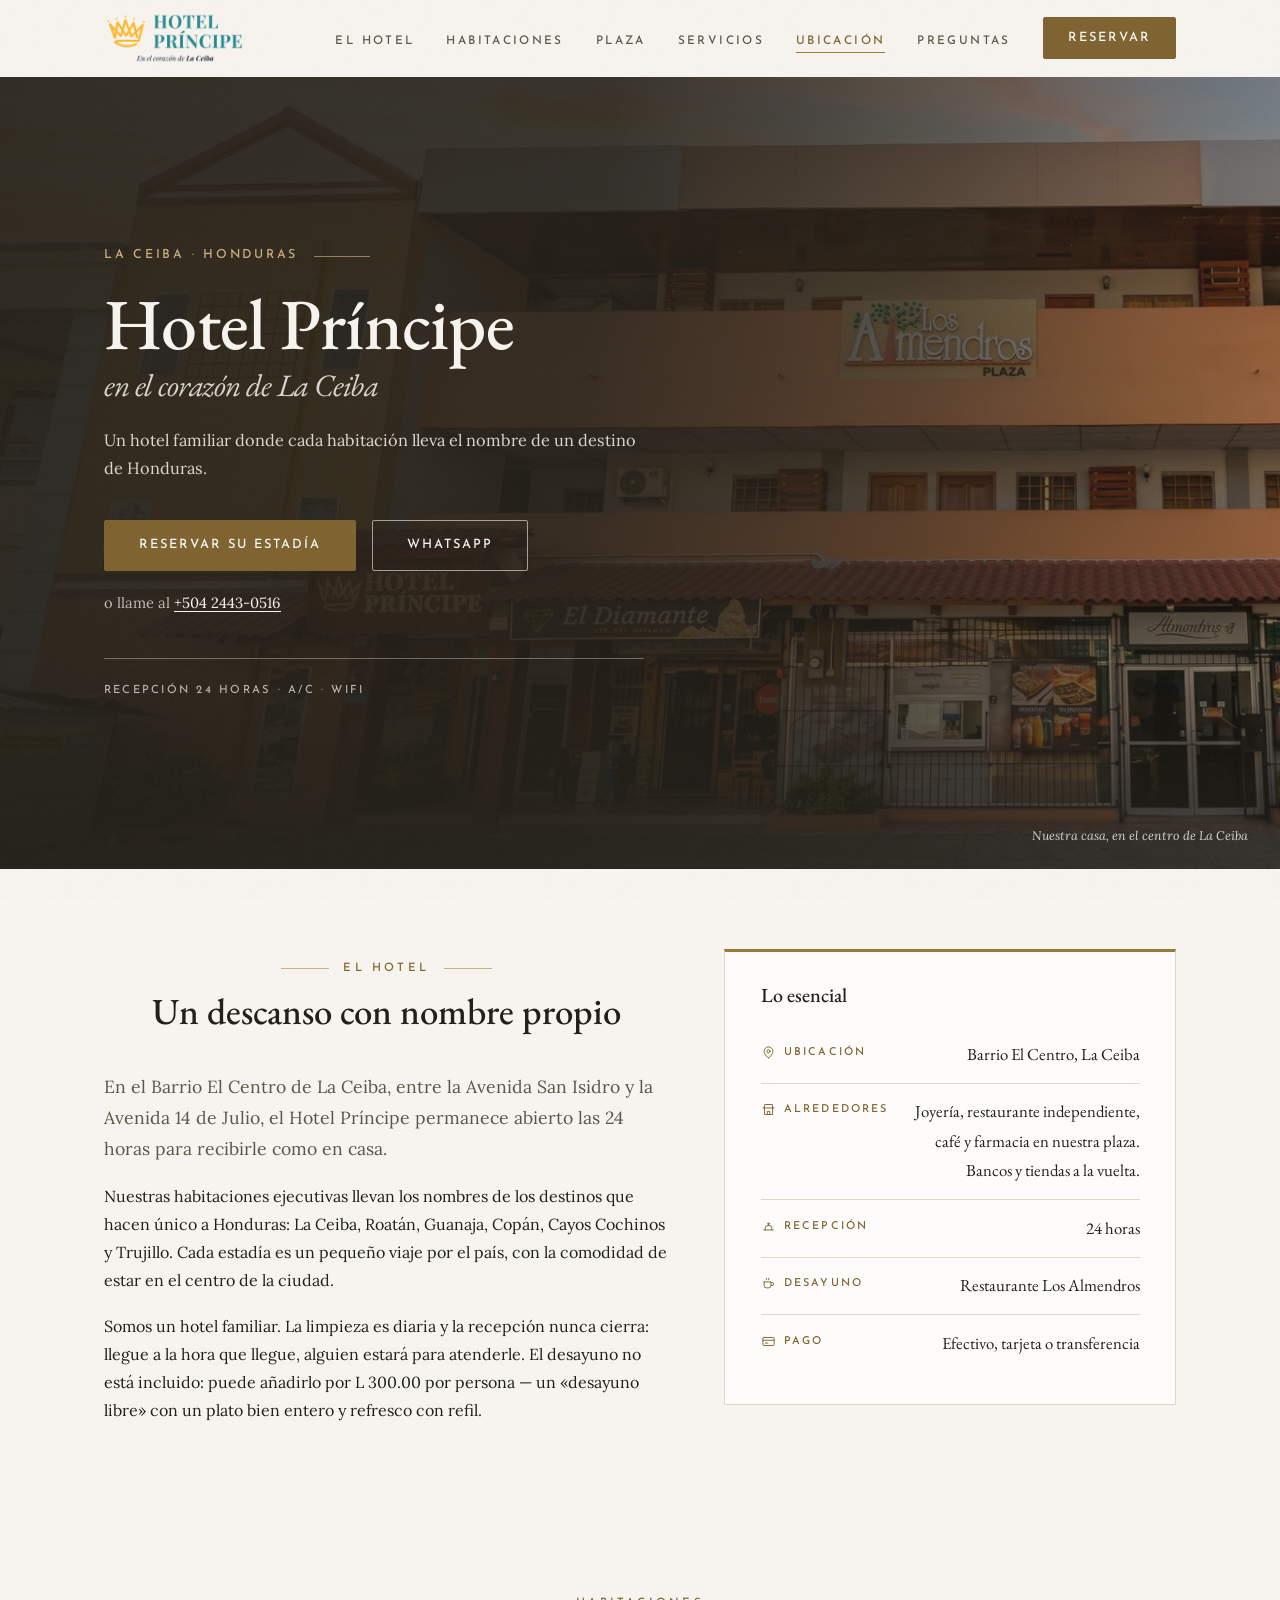
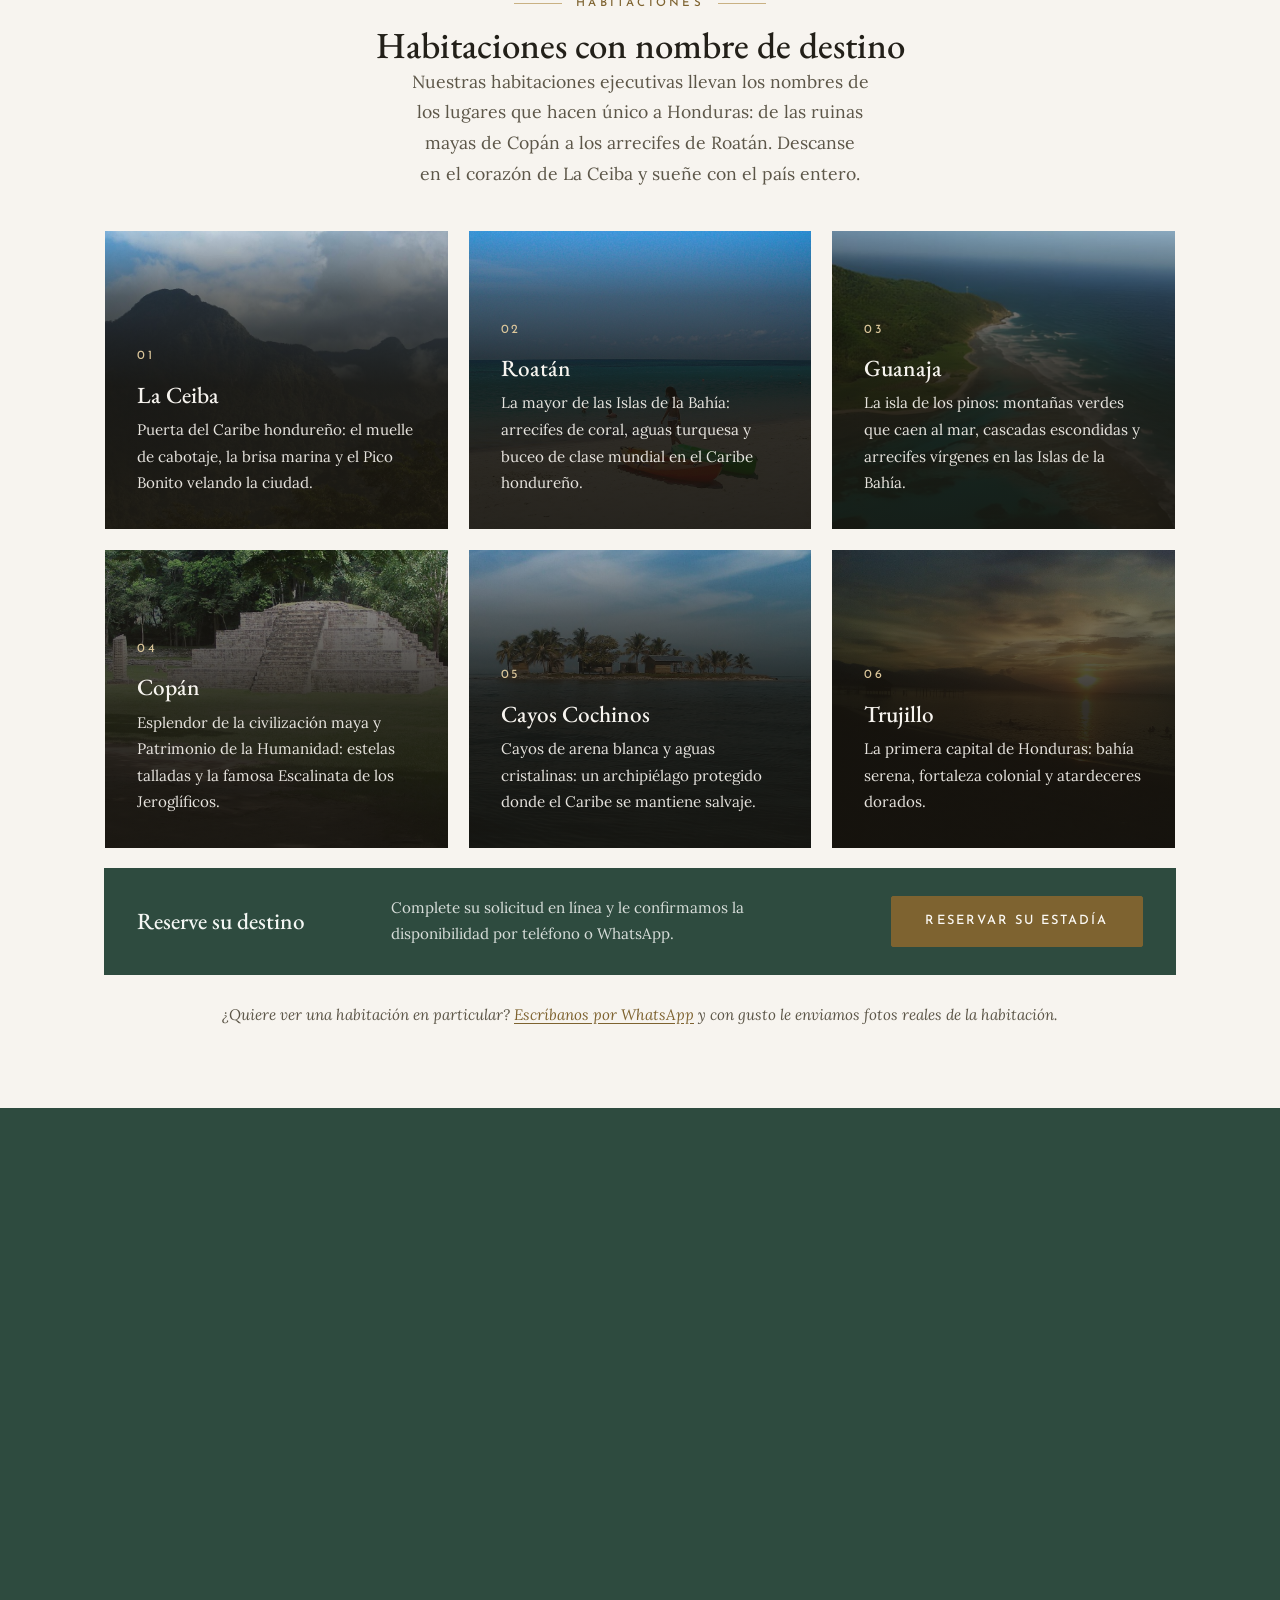
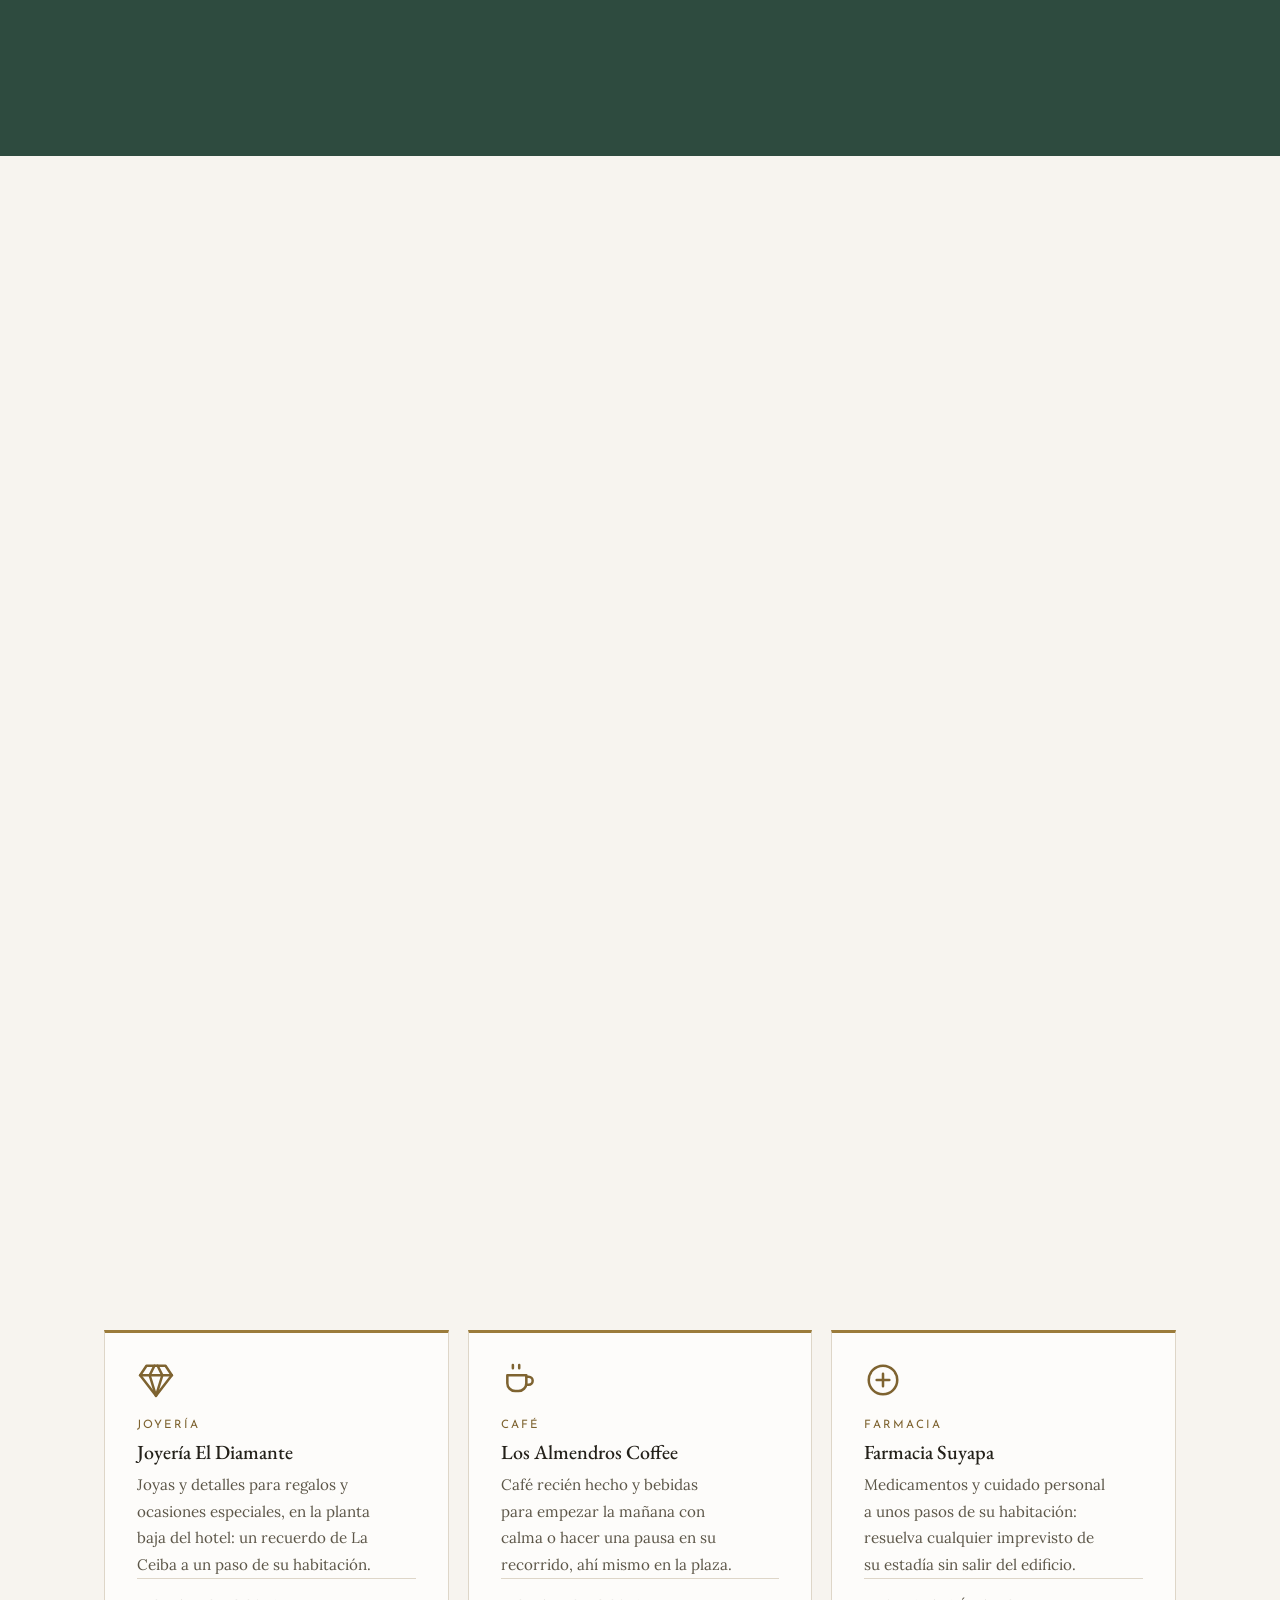
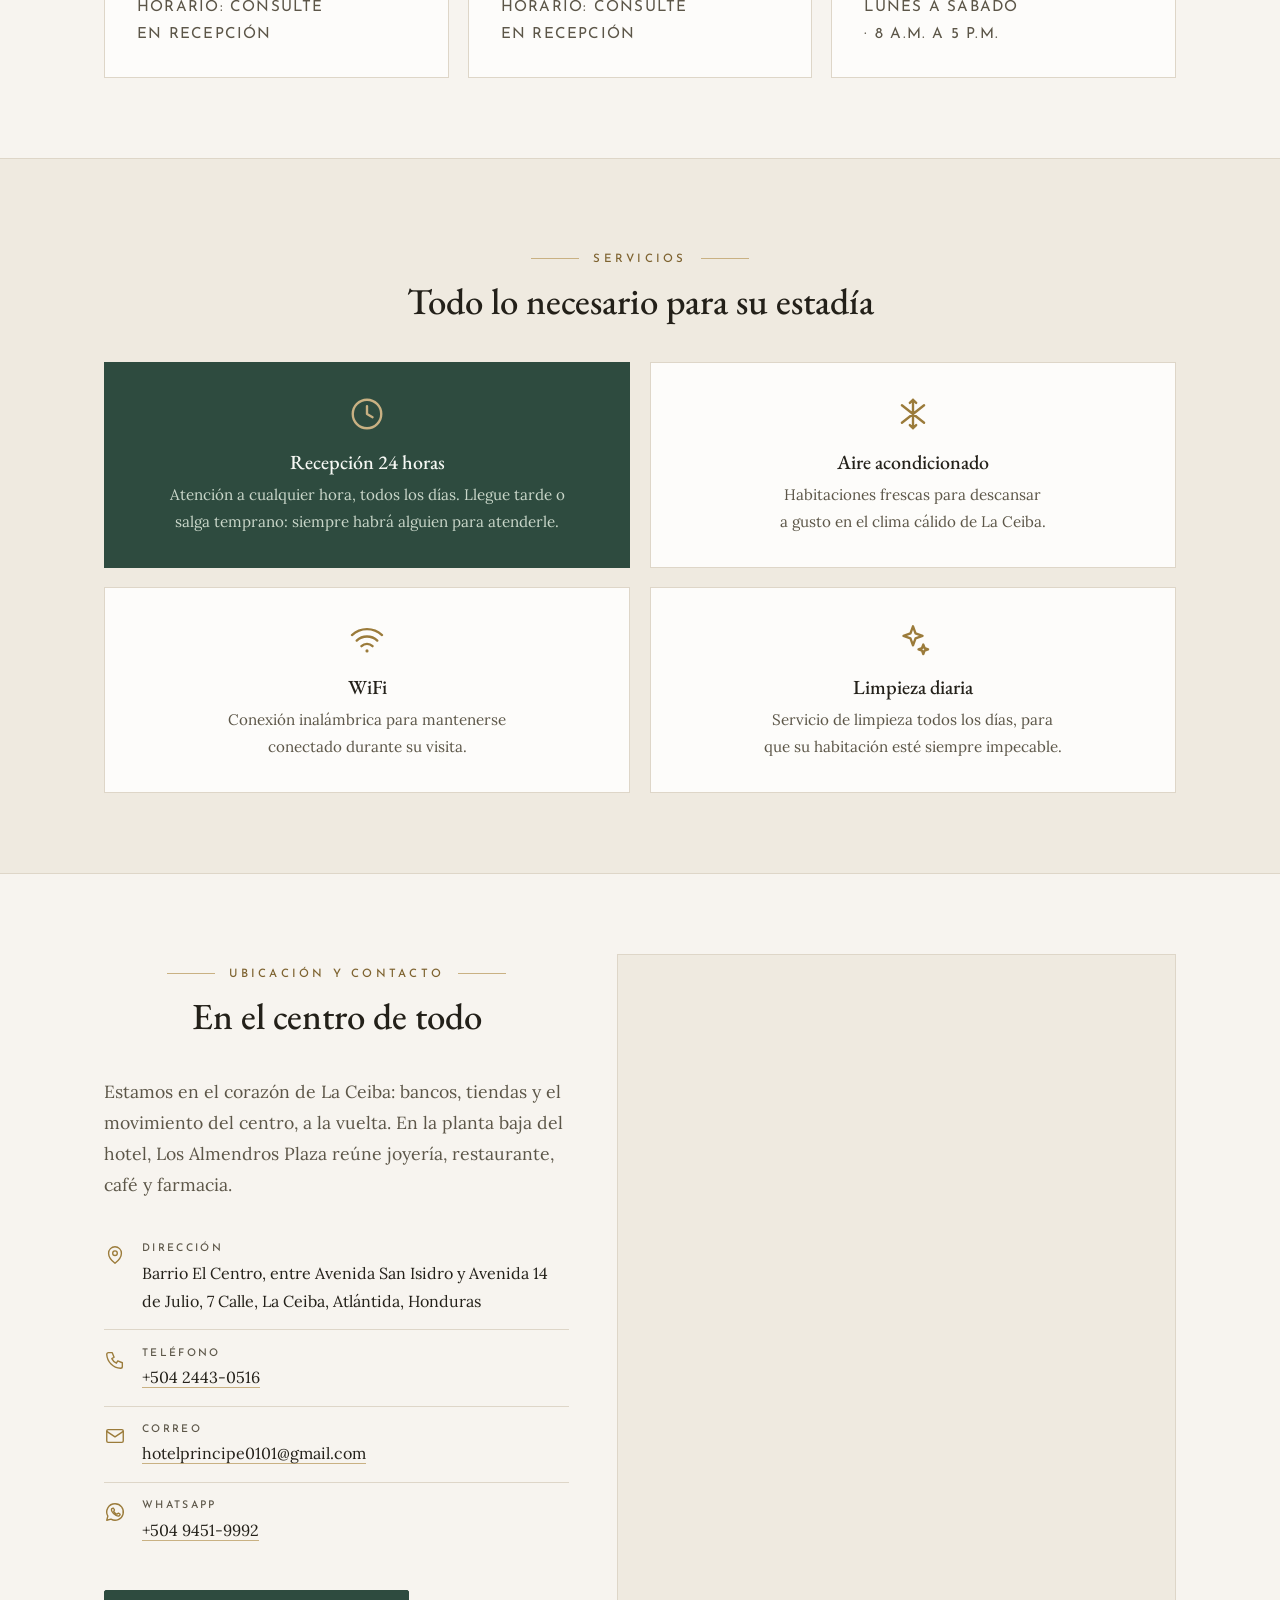
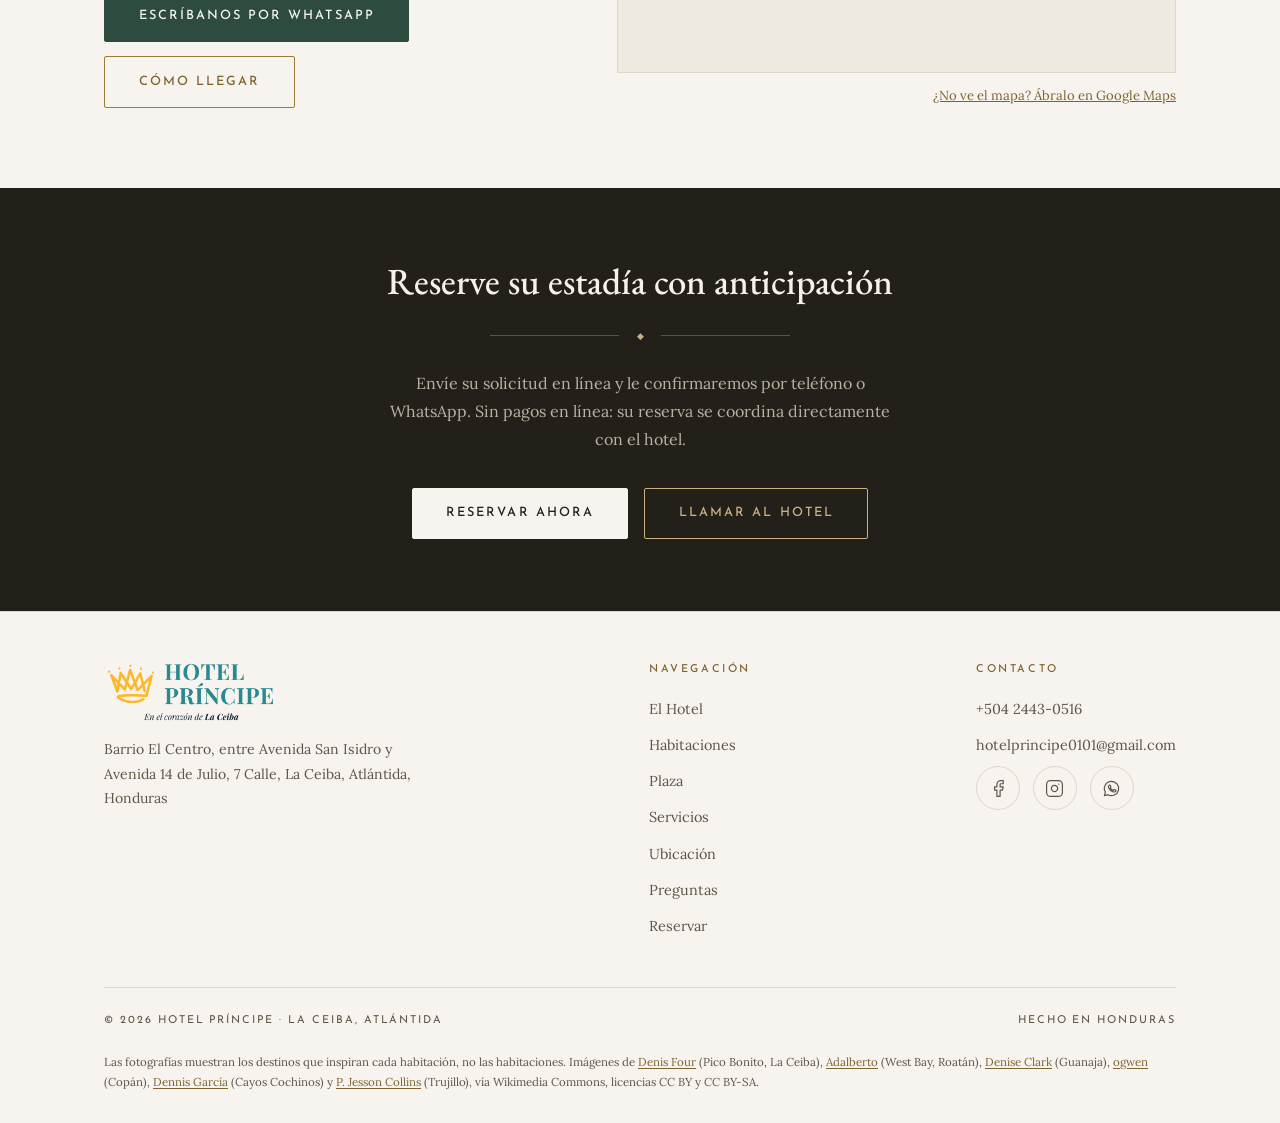
<file: index.html>
<!DOCTYPE html>
<html lang="es-HN">
<head>
  <meta charset="UTF-8">
  <meta name="viewport" content="width=device-width, initial-scale=1.0">
  <meta name="theme-color" content="#F7F4EF">
  <title>Hotel Príncipe — La Ceiba, Atlántida | Reservas en línea</title>
  <meta name="description" content="Hotel familiar en el centro de La Ceiba, Atlántida. Habitaciones con nombres de destinos de Honduras y recepción 24 horas. Solicite su estadía en línea.">
  <link rel="canonical" href="https://hotelprincipelcb.com/">
  <meta name="robots" content="index, follow">
  <meta property="og:type" content="website">
  <meta property="og:site_name" content="Hotel Príncipe">
  <meta property="og:title" content="Hotel Príncipe — La Ceiba, Atlántida">
  <meta property="og:description" content="Hospitalidad hondureña en el corazón de La Ceiba. Reserve su estadía en línea: le confirmamos por teléfono o WhatsApp.">
  <meta property="og:url" content="https://hotelprincipelcb.com/">
  <meta property="og:image" content="https://hotelprincipelcb.com/assets/images/fachada-og.jpg">
  <meta property="og:image:width" content="1200">
  <meta property="og:image:height" content="630">
  <meta property="og:image:alt" content="Fachada del Hotel Príncipe en el corazón de La Ceiba, Atlántida">
  <meta property="og:locale" content="es_HN">
  <meta name="twitter:card" content="summary_large_image">
  <meta name="twitter:title" content="Hotel Príncipe — La Ceiba, Atlántida">
  <meta name="twitter:description" content="Hospitalidad hondureña en el corazón de La Ceiba. Reserve su estadía en línea: le confirmamos por teléfono o WhatsApp.">
  <meta name="twitter:image" content="https://hotelprincipelcb.com/assets/images/fachada-og.jpg">
  <link rel="icon" type="image/png" sizes="512x512" href="/assets/images/crown-favicon.png">
  <link rel="icon" type="image/png" sizes="32x32" href="/assets/images/favicon-32.png">
  <link rel="apple-touch-icon" href="/assets/images/apple-touch-icon.png">
  <link rel="manifest" href="/manifest.webmanifest">
  <link rel="preconnect" href="https://fonts.googleapis.com">
  <link rel="preconnect" href="https://fonts.gstatic.com" crossorigin>
  <link href="https://fonts.googleapis.com/css2?family=EB+Garamond:wght@400;500;600&family=Josefin+Sans:wght@400;500&family=Lora:ital,wght@0,400;0,500;1,400&display=swap" rel="stylesheet">
  <link rel="stylesheet" href="/css/style.css?v=20261121c">
  <script type="application/ld+json">
  {
    "@context": "https://schema.org",
    "@type": "Hotel",
    "name": "Hotel Príncipe",
    "url": "https://hotelprincipelcb.com/",
    "telephone": "+50424430516",
    "email": "hotelprincipe0101@gmail.com",
    "checkinTime": "15:00",
    "checkoutTime": "11:00",
    "address": {
      "@type": "PostalAddress",
      "streetAddress": "Barrio El Centro, entre Avenida San Isidro y Avenida 14 de Julio, 7 Calle",
      "addressLocality": "La Ceiba",
      "addressRegion": "Atlántida",
      "addressCountry": "HN"
    },
    "amenityFeature": [
      {"@type": "LocationFeatureSpecification", "name": "Aire acondicionado", "value": true},
      {"@type": "LocationFeatureSpecification", "name": "WiFi", "value": true},
      {"@type": "LocationFeatureSpecification", "name": "Recepción 24 horas", "value": true},
      {"@type": "LocationFeatureSpecification", "name": "Limpieza diaria", "value": true}
    ],
    "openingHoursSpecification": [{
      "@type": "OpeningHoursSpecification",
      "dayOfWeek": ["Monday", "Tuesday", "Wednesday", "Thursday", "Friday", "Saturday", "Sunday"],
      "opens": "00:00", "closes": "23:59"
    }],
    "geo": {"@type": "GeoCoordinates", "latitude": 15.7829, "longitude": -86.7918},
    "sameAs": ["https://www.facebook.com/hotelprincipelcb", "https://www.instagram.com/hotelprincipelcb/"],
    "image": "https://hotelprincipelcb.com/assets/images/fachada-og.jpg",
    "description": "Hotel familiar en el corazón de La Ceiba, Atlántida. Habitaciones ejecutivas con nombres de destinos de Honduras y recepción 24 horas. El desayuno no está incluido: puede añadirlo por L 300.00 por persona (un plato bien entero y refresco con refil).",
    "paymentAccepted": "Efectivo, Tarjeta, Transferencia"
  }
  </script>
</head>
<body>
  <a class="skip-link" href="#contenido">Ir al contenido</a>

  <header class="nav" id="nav">
    <div class="wrap nav-inner">
      <a class="nav-logo" href="/" aria-label="Hotel Príncipe — inicio">
        <img src="/assets/images/logo-hotel-principe.png" alt="Hotel Príncipe" width="141" height="52">
      </a>
      <button class="nav-toggle" id="navToggle" aria-label="Abrir menú" aria-expanded="false">
        <span></span><span></span><span></span>
      </button>
      <ul class="nav-links" id="navLinks">
        <li><a href="/#hotel">El Hotel</a></li>
        <li><a href="/#habitaciones">Habitaciones</a></li>
        <li><a href="/#plaza">Plaza</a></li>
        <li><a href="/#servicios">Servicios</a></li>
        <li><a href="/#ubicacion">Ubicación</a></li>
        <li><a href="/preguntas">Preguntas</a></li>
        <li><a class="btn btn-gold" href="/reservar">Reservar</a></li>
      </ul>
    </div>
  </header>

  <main id="contenido">

    <!-- Hero -->
    <section class="hero">
      <img class="hero-bg" src="/assets/images/hero-plaza-mejorada.jpg" alt="Fachada de Los Almendros Plaza al atardecer, con el Hotel Príncipe en los pisos superiores, en el centro de La Ceiba" width="1920" height="815" fetchpriority="high">
      <div class="hero-overlay" aria-hidden="true"></div>
      <div class="wrap hero-wrap">
        <div class="hero-inner">
          <p class="hero-eyebrow">La Ceiba · Honduras</p>
          <h1 class="hero-title">Hotel Príncipe <span class="hero-place">en el corazón de La Ceiba</span></h1>
          <p class="hero-sub">Un hotel familiar donde cada habitación lleva el nombre de un destino de Honduras.</p>
          <div class="hero-actions">
            <a class="btn btn-gold" href="/reservar">Reservar su estadía</a>
            <a class="btn btn-ghost" href="https://wa.me/50494519992?text=Hola%2C%20quisiera%20reservar%20una%20habitaci%C3%B3n%20en%20el%20Hotel%20Pr%C3%ADncipe" target="_blank" rel="noopener noreferrer">WhatsApp</a>
          </div>
          <p class="hero-phone">o llame al <a href="tel:+50424430516">+504 2443-0516</a></p>
          <p class="hero-note">Recepción 24 horas · A/C · WiFi</p>
        </div>
      </div>
      <p class="hero-caption">Nuestra casa, en el centro de La Ceiba</p>
    </section>

    <!-- El Hotel -->
    <section class="section" id="hotel">
      <div class="wrap">
        <div class="hotel-grid">
          <div class="hotel-copy">
            <div class="section-head">
              <span class="label">El Hotel</span>
              <h2>Un descanso con nombre propio</h2>
            </div>
            <p class="lead">En el Barrio El Centro de La Ceiba, entre la Avenida San Isidro y la Avenida 14 de Julio, el Hotel Príncipe permanece abierto las 24 horas para recibirle como en casa.</p>
            <p>Nuestras habitaciones ejecutivas llevan los nombres de los destinos que hacen único a Honduras: La Ceiba, Roatán, Guanaja, Copán, Cayos Cochinos y Trujillo. Cada estadía es un pequeño viaje por el país, con la comodidad de estar en el centro de la ciudad.</p>
            <p>Somos un hotel familiar. La limpieza es diaria y la recepción nunca cierra: llegue a la hora que llegue, alguien estará para atenderle. El desayuno no está incluido: puede añadirlo por L 300.00 por persona — un «desayuno libre» con un plato bien entero y refresco con refil.</p>
          </div>
          <aside class="facts-card" aria-label="Datos del hotel">
            <h3>Lo esencial</h3>
            <dl>
              <div class="fact-row"><dt><svg viewBox="0 0 24 24" fill="none" stroke="currentColor" stroke-width="1.5" stroke-linecap="round" stroke-linejoin="round" aria-hidden="true"><path d="M12 21s-7-5.4-7-11a7 7 0 0 1 14 0c0 5.6-7 11-7 11z"/><circle cx="12" cy="10" r="2.5"/></svg>Ubicación</dt><dd>Barrio El Centro, La Ceiba</dd></div>
              <div class="fact-row"><dt><svg viewBox="0 0 24 24" fill="none" stroke="currentColor" stroke-width="1.5" stroke-linecap="round" stroke-linejoin="round" aria-hidden="true"><path d="M3.5 9.5h17"/><path d="M5 9.5 6 4h12l1 5.5"/><path d="M5.5 9.5V20h13V9.5"/><path d="M10 20v-5h4v5"/></svg>Alrededores</dt><dd>Joyería, restaurante independiente, café y farmacia en nuestra plaza. Bancos y tiendas a la vuelta.</dd></div>
              <div class="fact-row"><dt><svg viewBox="0 0 24 24" fill="none" stroke="currentColor" stroke-width="1.5" stroke-linecap="round" stroke-linejoin="round" aria-hidden="true"><path d="M4.5 17.5h15"/><path d="M6.5 17.5v-2a5.5 5.5 0 0 1 11 0v2"/><path d="M12 10V8.8"/><circle cx="12" cy="7.5" r="1.3"/></svg>Recepción</dt><dd>24 horas</dd></div>
              <div class="fact-row"><dt><svg viewBox="0 0 24 24" fill="none" stroke="currentColor" stroke-width="1.5" stroke-linecap="round" stroke-linejoin="round" aria-hidden="true"><path d="M5 9.5h11v5.5a4 4 0 0 1-4 4H9a4 4 0 0 1-4-4V9.5z"/><path d="M16 10.5h1.8a2.4 2.4 0 0 1 0 4.8H16"/><path d="M8.2 6c0-1 .9-1.2 .9-2.2M11.8 6c0-1 .9-1.2 .9-2.2"/></svg>Desayuno</dt><dd>Restaurante Los Almendros</dd></div>
              <div class="fact-row"><dt><svg viewBox="0 0 24 24" fill="none" stroke="currentColor" stroke-width="1.5" stroke-linecap="round" stroke-linejoin="round" aria-hidden="true"><rect x="3" y="5.5" width="18" height="13" rx="2"/><path d="M3 10h18"/><path d="M7 14.5h4"/></svg>Pago</dt><dd>Efectivo, tarjeta o transferencia</dd></div>
            </dl>
          </aside>
        </div>
      </div>
    </section>

    <!-- Habitaciones -->
    <section class="section" id="habitaciones">
      <div class="wrap">
        <div class="section-head">
          <span class="label">Habitaciones</span>
          <h2>Habitaciones con nombre de destino</h2>
          <p class="lead">Nuestras habitaciones ejecutivas llevan los nombres de los lugares que hacen único a Honduras: de las ruinas mayas de Copán a los arrecifes de Roatán. Descanse en el corazón de La Ceiba y sueñe con el país entero.</p>
        </div>
        <div class="rooms-grid">
          <article class="room-card room-photo dest-ceiba">
            <span class="room-index" aria-hidden="true">01</span>
            <h3>La Ceiba</h3>
            <p>Puerta del Caribe hondureño: el muelle de cabotaje, la brisa marina y el Pico Bonito velando la ciudad.</p>
          </article>
          <article class="room-card room-photo dest-roatan">
            <span class="room-index" aria-hidden="true">02</span>
            <h3>Roatán</h3>
            <p>La mayor de las Islas de la Bahía: arrecifes de coral, aguas turquesa y buceo de clase mundial en el Caribe hondureño.</p>
          </article>
          <article class="room-card room-photo dest-guanaja">
            <span class="room-index" aria-hidden="true">03</span>
            <h3>Guanaja</h3>
            <p>La isla de los pinos: montañas verdes que caen al mar, cascadas escondidas y arrecifes vírgenes en las Islas de la Bahía.</p>
          </article>
          <article class="room-card room-photo dest-copan">
            <span class="room-index" aria-hidden="true">04</span>
            <h3>Copán</h3>
            <p>Esplendor de la civilización maya y Patrimonio de la Humanidad: estelas talladas y la famosa Escalinata de los Jeroglíficos.</p>
          </article>
          <article class="room-card room-photo dest-cayos">
            <span class="room-index" aria-hidden="true">05</span>
            <h3>Cayos Cochinos</h3>
            <p>Cayos de arena blanca y aguas cristalinas: un archipiélago protegido donde el Caribe se mantiene salvaje.</p>
          </article>
          <article class="room-card room-photo dest-trujillo">
            <span class="room-index" aria-hidden="true">06</span>
            <h3>Trujillo</h3>
            <p>La primera capital de Honduras: bahía serena, fortaleza colonial y atardeceres dorados.</p>
          </article>
          <article class="room-card room-cta">
            <h3>Reserve su destino</h3>
            <p>Complete su solicitud en línea y le confirmamos la disponibilidad por teléfono o WhatsApp.</p>
            <a class="btn btn-gold" href="/reservar">Reservar su estadía</a>
          </article>
        </div>
        <p class="rooms-note">¿Quiere ver una habitación en particular? <a href="https://wa.me/50494519992" target="_blank" rel="noopener noreferrer">Escríbanos por WhatsApp</a> y con gusto le enviamos fotos reales de la habitación.</p>
      </div>
    </section>

    <!-- Cómo reservar -->
    <section class="booking-band" id="como-reservar">
      <div class="wrap">
        <div class="section-head">
          <span class="label">Reservas</span>
          <h2>Su estadía, en tres pasos</h2>
          <p class="lead">Un proceso claro y sin pagos en línea: usted envía su solicitud y el hotel le confirma la disponibilidad.</p>
        </div>
        <ol class="booking-steps">
          <li class="booking-step">
            <span class="step-num" aria-hidden="true">01</span>
            <h3>Solicitud en línea</h3>
            <p>Complete el formulario con sus fechas y datos de contacto. Al instante recibe su código de solicitud HP-XXXXXX.</p>
          </li>
          <li class="booking-step">
            <span class="step-num" aria-hidden="true">02</span>
            <h3>Confirmación del hotel</h3>
            <p>Le contactamos por teléfono o WhatsApp para confirmar la disponibilidad y coordinar los detalles de su estadía.</p>
          </li>
          <li class="booking-step">
            <span class="step-num" aria-hidden="true">03</span>
            <h3>Llegada al hotel</h3>
            <p>Presente su código en recepción. Check-in desde las 3:00 p.m., check-out hasta las 11:00 a.m. y recepción abierta las 24 horas.</p>
          </li>
        </ol>
        <div class="steps-actions">
          <a class="btn btn-gold" href="/reservar">Comenzar su solicitud</a>
          <a class="btn btn-outline" href="/preguntas">Ver preguntas frecuentes</a>
        </div>
      </div>
    </section>

    <!-- Nuestra plaza -->
    <section class="section" id="plaza">
      <div class="wrap">
        <div class="section-head">
          <span class="label">Los Almendros Plaza</span>
          <h2>Nuestra plaza comercial</h2>
          <p class="lead">En la planta baja del hotel, cuatro locales que resuelven su día sin salir del centro de La Ceiba.</p>
        </div>
        <figure class="facade-figure plaza-figure">
          <div class="facade-frame">
            <img src="/assets/images/hero-plaza-mejorada.jpg" alt="Fachada de Los Almendros Plaza al atardecer: la joyería El Diamante, el restaurante Los Almendros, Los Almendros Coffee y Farmacia Suyapa en la planta baja del hotel" width="1920" height="815" loading="lazy" decoding="async">
          </div>
          <figcaption><strong>Los Almendros Plaza</strong>, en la planta baja del hotel: joyería, restaurante, café y farmacia.</figcaption>
        </figure>
        <div class="plaza-grid">
          <article class="plaza-card plaza-card--feature">
            <div class="plaza-feature-photo">
              <img src="/assets/images/plaza-almendros-plato.jpg" alt="Mesero de Los Almendros presentando un plato de almuerzo: carne en salsa, arroz amarillo, vegetales y maíz dulce" width="1600" height="679" loading="lazy" decoding="async">
            </div>
            <div class="plaza-feature-body">
              <img class="plaza-logo" src="/assets/images/logo-los-almendros.png" alt="Logotipo del Restaurante Los Almendros — Lo mejor en comida" width="800" height="210" loading="lazy" decoding="async">
              <span class="plaza-cat">Restaurante</span>
              <h3>Restaurante Los Almendros</h3>
              <p>Cocina ceibeña con sabor de casa: desayunos y almuerzos en un restaurante independiente de la plaza. El desayuno no está incluido en su habitación; puede añadirlo por L 300.00 por persona — un plato bien entero y refresco con refil.</p>
              <p class="plaza-hours">Lunes a sábado · 7 a.m. a 3 p.m.</p>
            </div>
          </article>
          <article class="plaza-card">
            <div class="plaza-icon" aria-hidden="true"><svg viewBox="0 0 24 24" fill="none" stroke="currentColor" stroke-width="1.5" stroke-linecap="round" stroke-linejoin="round"><path d="M6 3h12l4 6-10 13L2 9Z"/><path d="M11 3 8 9l4 13 4-13-3-6"/><path d="M2 9h20"/></svg></div>
            <span class="plaza-cat">Joyería</span>
            <h3>Joyería El Diamante</h3>
            <p>Joyas y detalles para regalos y ocasiones especiales, en la planta baja del hotel: un recuerdo de La Ceiba a un paso de su habitación.</p>
            <p class="plaza-hours">Horario: consulte en recepción</p>
          </article>
          <article class="plaza-card">
            <div class="plaza-icon" aria-hidden="true"><svg viewBox="0 0 24 24" fill="none" stroke="currentColor" stroke-width="1.5" stroke-linecap="round" stroke-linejoin="round"><path d="M4 9h12v5a5 5 0 0 1-5 5H9a5 5 0 0 1-5-5V9z"/><path d="M16 10h1.5a2.5 2.5 0 0 1 0 5H16"/><path d="M7.5 2.5v2M11.5 2.5v2"/></svg></div>
            <span class="plaza-cat">Café</span>
            <h3>Los Almendros Coffee</h3>
            <p>Café recién hecho y bebidas para empezar la mañana con calma o hacer una pausa en su recorrido, ahí mismo en la plaza.</p>
            <p class="plaza-hours">Horario: consulte en recepción</p>
          </article>
          <article class="plaza-card">
            <div class="plaza-icon" aria-hidden="true"><svg viewBox="0 0 24 24" fill="none" stroke="currentColor" stroke-width="1.5" stroke-linecap="round" stroke-linejoin="round"><circle cx="12" cy="12" r="9"/><path d="M12 8v8M8 12h8"/></svg></div>
            <span class="plaza-cat">Farmacia</span>
            <h3>Farmacia Suyapa</h3>
            <p>Medicamentos y cuidado personal a unos pasos de su habitación: resuelva cualquier imprevisto de su estadía sin salir del edificio.</p>
            <p class="plaza-hours">Lunes a sábado · 8 a.m. a 5 p.m.</p>
          </article>
        </div>
      </div>
    </section>

    <!-- Servicios -->
    <section class="section section-alt" id="servicios">
      <div class="wrap">
        <div class="section-head">
          <span class="label">Servicios</span>
          <h2>Todo lo necesario para su estadía</h2>
        </div>
        <div class="services-grid">
          <article class="service-card feature span-6">
            <div class="service-icon" aria-hidden="true">
              <svg viewBox="0 0 24 24" fill="none" stroke="currentColor" stroke-width="1.5" stroke-linecap="round" stroke-linejoin="round"><circle cx="12" cy="12" r="9"/><path d="M12 7v5l3.5 2"/></svg>
            </div>
            <h3>Recepción 24 horas</h3>
            <p>Atención a cualquier hora, todos los días. Llegue tarde o salga temprano: siempre habrá alguien para atenderle.</p>
          </article>
          <article class="service-card span-6">
            <div class="service-icon" aria-hidden="true">
              <svg viewBox="0 0 24 24" fill="none" stroke="currentColor" stroke-width="1.5" stroke-linecap="round" stroke-linejoin="round"><path d="M12 3v18M5 6.5l14 11M19 6.5l-14 11M12 3l-2 2m2-2 2 2M12 21l-2-2m2 2 2-2"/></svg>
            </div>
            <h3>Aire acondicionado</h3>
            <p>Habitaciones frescas para descansar a gusto en el clima cálido de La Ceiba.</p>
          </article>
          <article class="service-card span-6">
            <div class="service-icon" aria-hidden="true">
              <svg viewBox="0 0 24 24" fill="none" stroke="currentColor" stroke-width="1.5" stroke-linecap="round" stroke-linejoin="round"><path d="M2.5 9.5a14 14 0 0 1 19 0M5.5 13a9.5 9.5 0 0 1 13 0M8.5 16.5a5 5 0 0 1 7 0"/><circle cx="12" cy="19.5" r="1" fill="currentColor" stroke="none"/></svg>
            </div>
            <h3>WiFi</h3>
            <p>Conexión inalámbrica para mantenerse conectado durante su visita.</p>
          </article>
          <article class="service-card span-6">
            <div class="service-icon" aria-hidden="true">
              <svg viewBox="0 0 24 24" fill="none" stroke="currentColor" stroke-width="1.5" stroke-linecap="round" stroke-linejoin="round"><path d="M12 4l1.6 4.4L18 10l-4.4 1.6L12 16l-1.6-4.4L6 10l4.4-1.6L12 4z"/><path d="M18.5 15.5l.8 2.2 2.2.8-2.2.8-.8 2.2-.8-2.2-2.2-.8 2.2-.8.8-2.2z"/></svg>
            </div>
            <h3>Limpieza diaria</h3>
            <p>Servicio de limpieza todos los días, para que su habitación esté siempre impecable.</p>
          </article>
        </div>
      </div>
    </section>

    <!-- Ubicación -->
    <section class="section" id="ubicacion">
      <div class="wrap">
        <div class="location-grid">
          <div>
            <div class="section-head">
              <span class="label">Ubicación y contacto</span>
              <h2>En el centro de todo</h2>
            </div>
            <p class="lead">Estamos en el corazón de La Ceiba: bancos, tiendas y el movimiento del centro, a la vuelta. En la planta baja del hotel, Los Almendros Plaza reúne joyería, restaurante, café y farmacia.</p>
            <ul class="contact-list">
              <li>
                <span class="ci" aria-hidden="true"><svg viewBox="0 0 24 24" fill="none" stroke="currentColor" stroke-width="1.5" stroke-linecap="round" stroke-linejoin="round"><path d="M12 21s-7-5.5-7-11a7 7 0 0 1 14 0c0 5.5-7 11-7 11z"/><circle cx="12" cy="10" r="2.5"/></svg></span>
                <div><span class="ck">Dirección</span>Barrio El Centro, entre Avenida San Isidro y Avenida 14 de Julio, 7 Calle, La Ceiba, Atlántida, Honduras</div>
              </li>
              <li>
                <span class="ci" aria-hidden="true"><svg viewBox="0 0 24 24" fill="none" stroke="currentColor" stroke-width="1.5" stroke-linecap="round" stroke-linejoin="round"><path d="M5 4h4l2 5-2.5 1.5a11 11 0 0 0 5 5L15 13l5 2v4a2 2 0 0 1-2 2A16 16 0 0 1 3 6a2 2 0 0 1 2-2z"/></svg></span>
                <div><span class="ck">Teléfono</span><a href="tel:+50424430516">+504 2443-0516</a></div>
              </li>
              <li>
                <span class="ci" aria-hidden="true"><svg viewBox="0 0 24 24" fill="none" stroke="currentColor" stroke-width="1.5" stroke-linecap="round" stroke-linejoin="round"><rect x="3" y="5" width="18" height="14" rx="1.5"/><path d="M3 7l9 6 9-6"/></svg></span>
                <div><span class="ck">Correo</span><a href="mailto:hotelprincipe0101@gmail.com">hotelprincipe0101@gmail.com</a></div>
              </li>
              <li>
                <span class="ci" aria-hidden="true"><svg viewBox="0 0 24 24" fill="none" stroke="currentColor" stroke-width="1.5" stroke-linecap="round" stroke-linejoin="round"><path d="M12 3a9 9 0 0 0-7.8 13.5L3 21l4.6-1.2A9 9 0 1 0 12 3z"/><path d="M8.8 8.5c.3-.7.7-.7 1-.7l.6.1c.2.1.4.5.5.8l.4 1c.1.2 0 .5-.1.7l-.5.6c-.1.2-.2.4 0 .7a7 7 0 0 0 3 2.6c.3.1.5.1.7-.1l.6-.7c.2-.2.4-.3.7-.2l1.4.7c.3.1.5.3.5.5 0 .6-.3 1.4-1 1.7-.6.3-1.4.5-3.5-.4a10 10 0 0 1-4.4-4.3c-.6-1.2-.8-2.3-.4-3z"/></svg></span>
                <div><span class="ck">WhatsApp</span><a href="https://wa.me/50494519992?text=Hola%2C%20quisiera%20m%C3%A1s%20informaci%C3%B3n%20sobre%20el%20Hotel%20Pr%C3%ADncipe" target="_blank" rel="noopener noreferrer">+504 9451-9992</a></div>
              </li>
            </ul>
            <div class="location-actions">
              <a class="btn btn-green" href="https://wa.me/50494519992?text=Hola%2C%20quisiera%20m%C3%A1s%20informaci%C3%B3n%20sobre%20el%20Hotel%20Pr%C3%ADncipe" target="_blank" rel="noopener noreferrer">Escríbanos por WhatsApp</a>
              <a class="btn btn-outline" href="https://www.google.com/maps/dir/?api=1&amp;destination=Hotel%20Pr%C3%ADncipe%2C%20La%20Ceiba%2C%20Honduras" target="_blank" rel="noopener noreferrer">Cómo llegar</a>
            </div>
          </div>
          <div class="map-col">
            <div class="map-frame">
              <iframe src="https://www.google.com/maps?q=Hotel%20Pr%C3%ADncipe%2C%20La%20Ceiba%2C%20Honduras&amp;output=embed" title="Mapa — Hotel Príncipe, La Ceiba" referrerpolicy="no-referrer-when-downgrade" allowfullscreen></iframe>
            </div>
            <p class="map-fallback"><a href="https://www.google.com/maps/search/?api=1&amp;query=Hotel%20Pr%C3%ADncipe%2C%20La%20Ceiba%2C%20Honduras" target="_blank" rel="noopener noreferrer">¿No ve el mapa? Ábralo en Google Maps</a></p>
          </div>
        </div>
      </div>
    </section>

    <!-- CTA reservas -->
    <section class="cta-band">
      <h2>Reserve su estadía con anticipación</h2>
      <div class="ornament" aria-hidden="true">◆</div>
      <p>Envíe su solicitud en línea y le confirmaremos por teléfono o WhatsApp. Sin pagos en línea: su reserva se coordina directamente con el hotel.</p>
      <div class="hero-actions">
        <a class="btn btn-cream" href="/reservar">Reservar ahora</a>
        <a class="btn btn-outline" href="tel:+50424430516">Llamar al hotel</a>
      </div>
    </section>

  </main>

  <footer class="footer">
    <div class="wrap">
      <div class="footer-grid">
        <div>
          <div class="footer-logo">
            <img src="/assets/images/logo-hotel-principe.png" alt="Hotel Príncipe" width="173" height="64" loading="lazy">
          </div>
          <address>Barrio El Centro, entre Avenida San Isidro y Avenida 14 de Julio, 7 Calle, La Ceiba, Atlántida, Honduras</address>
        </div>
        <div class="footer-col">
          <h4>Navegación</h4>
          <ul>
            <li><a href="/#hotel">El Hotel</a></li>
            <li><a href="/#habitaciones">Habitaciones</a></li>
        <li><a href="/#plaza">Plaza</a></li>
            <li><a href="/#servicios">Servicios</a></li>
            <li><a href="/#ubicacion">Ubicación</a></li>
            <li><a href="/preguntas">Preguntas</a></li>
            <li><a href="/reservar">Reservar</a></li>
          </ul>
        </div>
        <div class="footer-col">
          <h4>Contacto</h4>
          <ul>
            <li><a href="tel:+50424430516">+504 2443-0516</a></li>
            <li><a href="mailto:hotelprincipe0101@gmail.com">hotelprincipe0101@gmail.com</a></li>
          </ul>
          <div class="social-row">
            <a href="https://www.facebook.com/hotelprincipelcb" target="_blank" rel="noopener noreferrer" aria-label="Facebook del Hotel Príncipe">
              <svg viewBox="0 0 24 24" fill="none" stroke="currentColor" stroke-width="1.5" stroke-linecap="round" stroke-linejoin="round"><path d="M18 2h-3a5 5 0 0 0-5 5v3H7v4h3v8h4v-8h3l1-4h-4V7a1 1 0 0 1 1-1h3z"/></svg>
            </a>
            <a href="https://www.instagram.com/hotelprincipelcb/" target="_blank" rel="noopener noreferrer" aria-label="Instagram del Hotel Príncipe">
              <svg viewBox="0 0 24 24" fill="none" stroke="currentColor" stroke-width="1.5" stroke-linecap="round" stroke-linejoin="round"><rect x="2" y="2" width="20" height="20" rx="5" ry="5"/><path d="M16 11.37A4 4 0 1 1 12.63 8 4 4 0 0 1 16 11.37z"/><line x1="17.5" y1="6.5" x2="17.51" y2="6.5"/></svg>
            </a>
            <a href="https://wa.me/50494519992?text=Hola%2C%20quisiera%20m%C3%A1s%20informaci%C3%B3n%20sobre%20el%20Hotel%20Pr%C3%ADncipe" target="_blank" rel="noopener noreferrer" aria-label="WhatsApp del Hotel Príncipe">
              <svg viewBox="0 0 24 24" fill="none" stroke="currentColor" stroke-width="1.5" stroke-linecap="round" stroke-linejoin="round"><path d="M12 3a9 9 0 0 0-7.8 13.5L3 21l4.6-1.2A9 9 0 1 0 12 3z"/><path d="M8.8 8.5c.3-.7.7-.7 1-.7l.6.1c.2.1.4.5.5.8l.4 1c.1.2 0 .5-.1.7l-.5.6c-.1.2-.2.4 0 .7a7 7 0 0 0 3 2.6c.3.1.5.1.7-.1l.6-.7c.2-.2.4-.3.7-.2l1.4.7c.3.1.5.3.5.5 0 .6-.3 1.4-1 1.7-.6.3-1.4.5-3.5-.4a10 10 0 0 1-4.4-4.3c-.6-1.2-.8-2.3-.4-3z"/></svg>
            </a>
          </div>
        </div>
      </div>
      <div class="footer-bottom">
        <span>© <span id="year">2026</span> Hotel Príncipe · La Ceiba, Atlántida</span>
        <span>Hecho en Honduras</span>
      </div>
      <p class="footer-credits">Las fotografías muestran los destinos que inspiran cada habitación, no las habitaciones. Imágenes de <a href="https://commons.wikimedia.org/wiki/File:Pico-Bonito_(12122463094).jpg" target="_blank" rel="noopener noreferrer">Denis Four</a> (Pico Bonito, La Ceiba), <a href="https://commons.wikimedia.org/wiki/File:West_Bay_Beach_-Roatan_-Honduras-23May2009-b.jpg" target="_blank" rel="noopener noreferrer">Adalberto</a> (West Bay, Roatán), <a href="https://commons.wikimedia.org/wiki/File:Guanaja_Honduras.-enhanced.jpg" target="_blank" rel="noopener noreferrer">Denise Clark</a> (Guanaja), <a href="https://commons.wikimedia.org/wiki/File:Copan_Ruins_-_panoramio.jpg" target="_blank" rel="noopener noreferrer">ogwen</a> (Copán), <a href="https://commons.wikimedia.org/wiki/File:Cayos_Cochinos_(Cayo_Privado).jpg" target="_blank" rel="noopener noreferrer">Dennis García</a> (Cayos Cochinos) y <a href="https://commons.wikimedia.org/wiki/File:BAY_OF_TRUJILLO-_P._JESSON_COLLOINS.jpg" target="_blank" rel="noopener noreferrer">P. Jesson Collins</a> (Trujillo), vía Wikimedia Commons, licencias CC BY y CC BY-SA.</p>
    </div>
  </footer>

  <script src="/js/main.js?v=20261118m" defer></script>
</body>
</html>
</file>
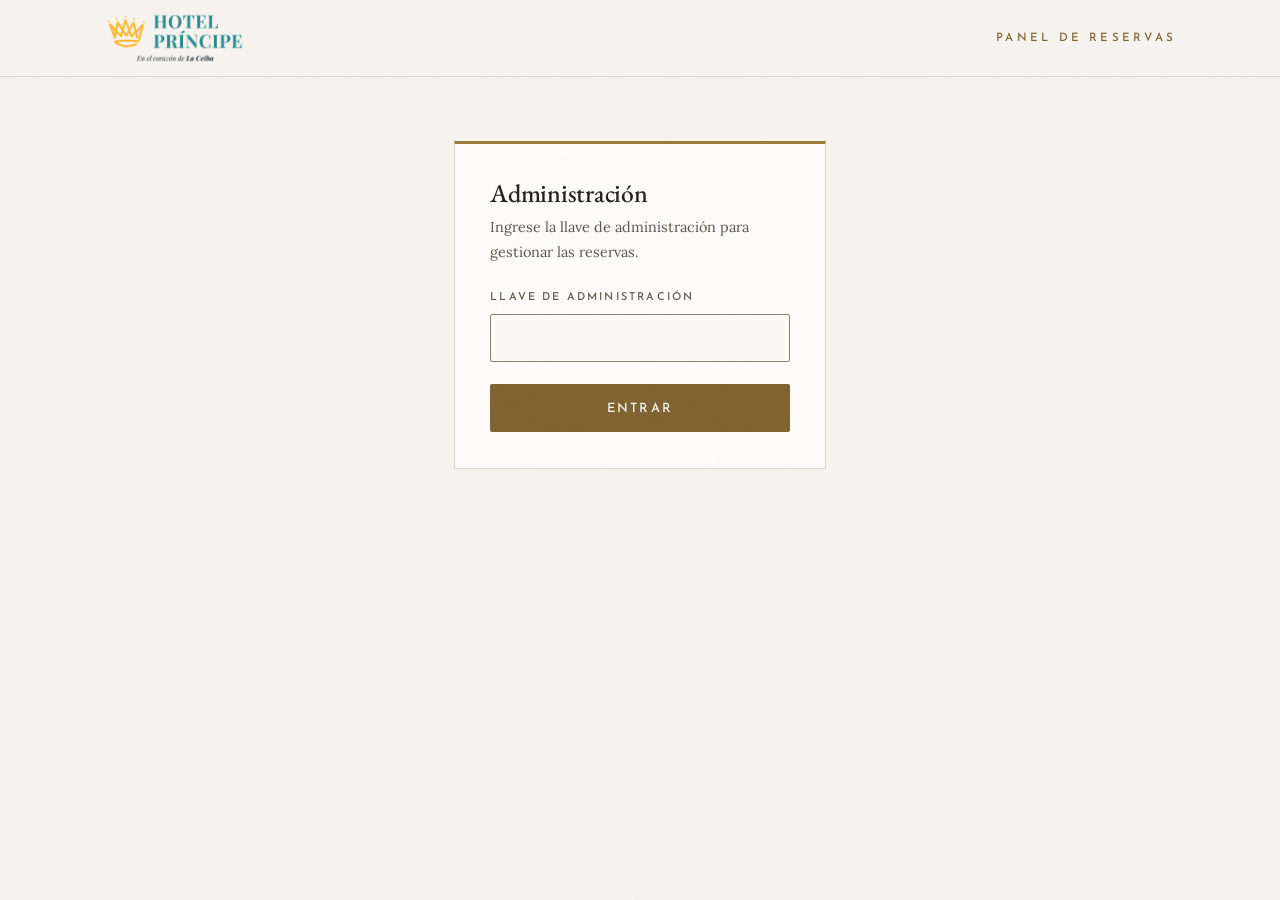
<file: admin.html>
<!DOCTYPE html>
<html lang="es-HN">
<head>
  <meta charset="UTF-8">
  <meta name="viewport" content="width=device-width, initial-scale=1.0">
  <title>Panel de reservas — Hotel Príncipe</title>
  <meta name="robots" content="noindex, nofollow">
  <link rel="icon" type="image/png" sizes="512x512" href="/assets/images/crown-favicon.png">
  <link rel="icon" type="image/png" sizes="32x32" href="/assets/images/favicon-32.png">
  <link rel="preconnect" href="https://fonts.googleapis.com">
  <link rel="preconnect" href="https://fonts.gstatic.com" crossorigin>
  <link href="https://fonts.googleapis.com/css2?family=EB+Garamond:wght@400;500;600&family=Josefin+Sans:wght@400;500&family=Lora:ital,wght@0,400;0,500;1,400&display=swap" rel="stylesheet">
  <link rel="stylesheet" href="/css/style.css?v=20261121c">
</head>
<body>
  <header class="nav scrolled">
    <div class="wrap nav-inner">
      <a class="nav-logo" href="/" aria-label="Hotel Príncipe — inicio">
        <img src="/assets/images/logo-hotel-principe.png" alt="Hotel Príncipe" width="141" height="52">
      </a>
      <span class="label">Panel de reservas</span>
    </div>
  </header>

  <main>
    <!-- Acceso -->
    <div class="admin-gate" id="gate">
      <div class="form-card">
        <h1>Administración</h1>
        <p>Ingrese la llave de administración para gestionar las reservas.</p>
        <div class="form-alert" id="gateAlert" role="alert"></div>
        <form id="gateForm">
          <div class="form-group">
            <label for="adminKey">Llave de administración</label>
            <input type="password" id="adminKey" autocomplete="current-password" required>
          </div>
          <button type="submit" class="btn btn-gold" id="gateBtn" style="width:100%">Entrar</button>
        </form>
      </div>
    </div>

    <!-- Panel -->
    <div class="admin-shell" id="shell" hidden>
      <div class="admin-top">
        <h1>Reservas</h1>
        <div class="admin-actions-top">
          <button class="btn btn-outline btn-small" id="refreshBtn" type="button">Actualizar</button>
          <button class="btn btn-cancel btn-small" id="logoutBtn" type="button">Cerrar sesión</button>
        </div>
      </div>

      <div class="chip-row" id="chips" role="tablist" aria-label="Filtrar por estado"></div>
      <div id="list"></div>
    </div>
  </main>

  <div class="toast" id="toast" role="status"></div>

  <script src="/js/admin.js?v=20261121a" defer></script>
</body>
</html>
</file>
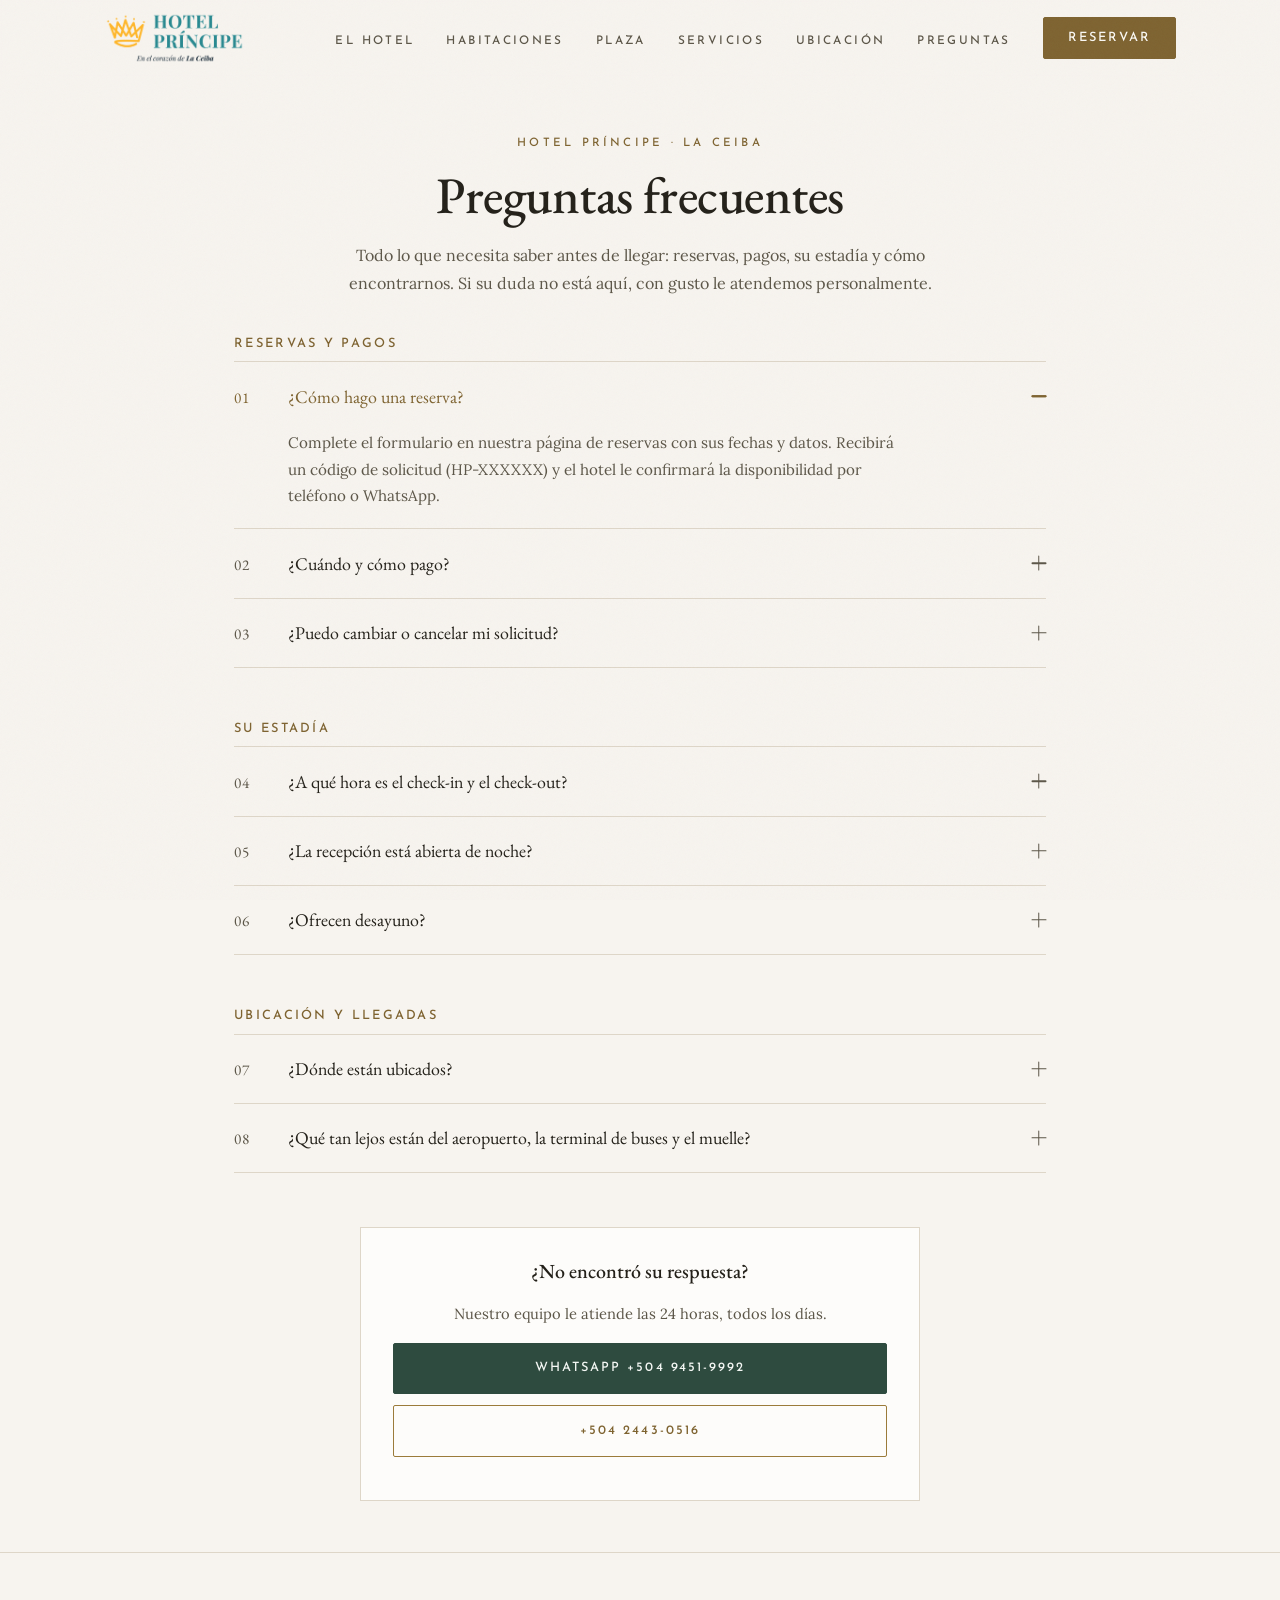
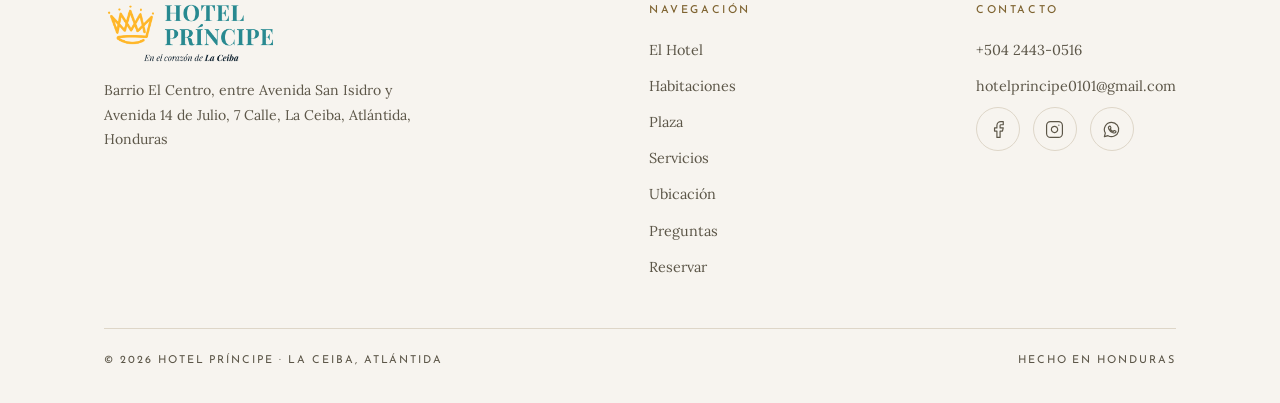
<file: preguntas.html>
<!DOCTYPE html>
<html lang="es-HN">
<head>
  <meta charset="UTF-8">
  <meta name="viewport" content="width=device-width, initial-scale=1.0">
  <meta name="theme-color" content="#F7F4EF">
  <meta name="robots" content="index, follow">
  <title>Preguntas frecuentes — Hotel Príncipe, La Ceiba</title>
  <meta name="description" content="Resuelva sus dudas sobre el Hotel Príncipe de La Ceiba: reservas, pagos, check-in, desayuno opcional, ubicación y distancias al aeropuerto y al muelle.">
  <link rel="canonical" href="https://hotelprincipelcb.com/preguntas">
  <meta property="og:title" content="Preguntas frecuentes — Hotel Príncipe">
  <meta property="og:description" content="Reservas, pagos, check-in, desayuno y ubicación: todo lo que necesita saber antes de llegar.">
  <meta property="og:url" content="https://hotelprincipelcb.com/preguntas">
  <meta property="og:type" content="website">
  <meta property="og:site_name" content="Hotel Príncipe">
  <meta property="og:image" content="https://hotelprincipelcb.com/assets/images/fachada-og.jpg">
  <meta property="og:image:width" content="1200">
  <meta property="og:image:height" content="630">
  <meta property="og:image:alt" content="Fachada del Hotel Príncipe en el corazón de La Ceiba, Atlántida">
  <meta property="og:locale" content="es_HN">
  <meta name="twitter:card" content="summary_large_image">
  <meta name="twitter:title" content="Preguntas frecuentes — Hotel Príncipe, La Ceiba">
  <meta name="twitter:description" content="Reservas, pagos, check-in, desayuno y ubicación: todo lo que necesita saber antes de llegar.">
  <meta name="twitter:image" content="https://hotelprincipelcb.com/assets/images/fachada-og.jpg">
  <link rel="icon" type="image/png" sizes="512x512" href="/assets/images/crown-favicon.png">
  <link rel="icon" type="image/png" sizes="32x32" href="/assets/images/favicon-32.png">
  <link rel="apple-touch-icon" href="/assets/images/apple-touch-icon.png">
  <link rel="manifest" href="/manifest.webmanifest">
  <link rel="preconnect" href="https://fonts.googleapis.com">
  <link rel="preconnect" href="https://fonts.gstatic.com" crossorigin>
  <link href="https://fonts.googleapis.com/css2?family=EB+Garamond:wght@400;500;600&family=Josefin+Sans:wght@400;500&family=Lora:ital,wght@0,400;0,500;1,400&display=swap" rel="stylesheet">
  <link rel="stylesheet" href="/css/style.css?v=20261121c">
  <script type="application/ld+json">
  {
    "@context": "https://schema.org",
    "@type": "FAQPage",
    "mainEntity": [
      {"@type": "Question", "name": "¿Cómo hago una reserva?", "acceptedAnswer": {"@type": "Answer", "text": "Complete el formulario en nuestra página de reservas con sus fechas y datos. Recibirá un código de solicitud (HP-XXXXXX) y el hotel le confirmará la disponibilidad por teléfono o WhatsApp."}},
      {"@type": "Question", "name": "¿Cuándo y cómo pago?", "acceptedAnswer": {"@type": "Answer", "text": "Su reserva se asegura con un depósito del 50%; el saldo se paga al llegar. Aceptamos efectivo, tarjeta o transferencia. Los detalles se coordinan cuando el hotel confirma su solicitud."}},
      {"@type": "Question", "name": "¿Puedo cambiar o cancelar mi solicitud?", "acceptedAnswer": {"@type": "Answer", "text": "Sí. Llámenos al +504 2443-0516 o escríbanos por WhatsApp al +504 9451-9992 y con gusto le ayudamos. Modificar su solicitud es sencillo."}},
      {"@type": "Question", "name": "¿A qué hora es el check-in y el check-out?", "acceptedAnswer": {"@type": "Answer", "text": "El check-in es a partir de las 3:00 p.m. y el check-out, hasta las 11:00 a.m. La recepción está abierta las 24 horas, así que no hay problema si llega de noche."}},
      {"@type": "Question", "name": "¿La recepción está abierta de noche?", "acceptedAnswer": {"@type": "Answer", "text": "Sí. Nuestra recepción atiende las 24 horas, todos los días. Si llega de madrugada o sale temprano, siempre habrá alguien para atenderle."}},
      {"@type": "Question", "name": "¿Ofrecen desayuno?", "acceptedAnswer": {"@type": "Answer", "text": "El desayuno no está incluido en la tarifa. Puede añadirlo por L 300.00 por persona: un «desayuno libre» con un plato bien entero y refresco con refil. El restaurante Los Almendros, en nuestra plaza, es independiente del hotel y atiende de lunes a sábado, de 7 a.m. a 3 p.m."}},
      {"@type": "Question", "name": "¿Dónde están ubicados?", "acceptedAnswer": {"@type": "Answer", "text": "En el corazón de La Ceiba: Barrio El Centro, entre la Avenida San Isidro y la Avenida 14 de Julio, 7 Calle. En la página de inicio, sección Ubicación, encontrará el mapa y el enlace para abrirlo en Google Maps."}},
      {"@type": "Question", "name": "¿Qué tan lejos están del aeropuerto, la terminal de buses y el muelle?", "acceptedAnswer": {"@type": "Answer", "text": "El aeropuerto de La Ceiba está a unos 15 minutos del hotel; la terminal de buses, a unos 7 minutos; y el muelle de cabotaje, a unos 8 minutos."}}
    ]
  }
  </script>
  <script type="application/ld+json">
  {
    "@context": "https://schema.org",
    "@type": "BreadcrumbList",
    "itemListElement": [
      {"@type": "ListItem", "position": 1, "name": "Inicio", "item": "https://hotelprincipelcb.com/"},
      {"@type": "ListItem", "position": 2, "name": "Preguntas frecuentes", "item": "https://hotelprincipelcb.com/preguntas"}
    ]
  }
  </script>
</head>
<body>
  <a class="skip-link" href="#contenido">Ir al contenido</a>

  <header class="nav" id="nav">
    <div class="wrap nav-inner">
      <a class="nav-logo" href="/" aria-label="Hotel Príncipe — inicio">
        <img src="/assets/images/logo-hotel-principe.png" alt="Hotel Príncipe" width="141" height="52">
      </a>
      <button class="nav-toggle" id="navToggle" aria-label="Abrir menú" aria-expanded="false">
        <span></span><span></span><span></span>
      </button>
      <ul class="nav-links" id="navLinks">
        <li><a href="/#hotel">El Hotel</a></li>
        <li><a href="/#habitaciones">Habitaciones</a></li>
        <li><a href="/#plaza">Plaza</a></li>
        <li><a href="/#servicios">Servicios</a></li>
        <li><a href="/#ubicacion">Ubicación</a></li>
        <li><a href="/preguntas" aria-current="page">Preguntas</a></li>
        <li><a class="btn btn-gold" href="/reservar">Reservar</a></li>
      </ul>
    </div>
  </header>

  <main id="contenido">
    <div class="page-head">
      <span class="label">Hotel Príncipe · La Ceiba</span>
      <h1>Preguntas frecuentes</h1>
      <p>Todo lo que necesita saber antes de llegar: reservas, pagos, su estadía y cómo encontrarnos. Si su duda no está aquí, con gusto le atendemos personalmente.</p>
    </div>

    <div class="wrap faq-wrap">
      <div class="faq-group">
        <h2 class="faq-group-title">Reservas y pagos</h2>
        <div class="faq-list">
          <details class="faq-item" open>
            <summary><span class="faq-num" aria-hidden="true">01</span><span class="faq-q">¿Cómo hago una reserva?</span><span class="faq-icon" aria-hidden="true"></span></summary>
            <div class="faq-answer"><p>Complete el formulario en nuestra página de reservas con sus fechas y datos. Recibirá un código de solicitud (HP-XXXXXX) y el hotel le confirmará la disponibilidad por teléfono o WhatsApp.</p></div>
          </details>
          <details class="faq-item">
            <summary><span class="faq-num" aria-hidden="true">02</span><span class="faq-q">¿Cuándo y cómo pago?</span><span class="faq-icon" aria-hidden="true"></span></summary>
            <div class="faq-answer"><p>Su reserva se asegura con un depósito del 50%; el saldo se paga al llegar. Aceptamos efectivo, tarjeta o transferencia. Los detalles se coordinan cuando el hotel confirma su solicitud.</p></div>
          </details>
          <details class="faq-item">
            <summary><span class="faq-num" aria-hidden="true">03</span><span class="faq-q">¿Puedo cambiar o cancelar mi solicitud?</span><span class="faq-icon" aria-hidden="true"></span></summary>
            <div class="faq-answer"><p>Sí. Llámenos al +504 2443-0516 o escríbanos por WhatsApp al +504 9451-9992 y con gusto le ayudamos. Modificar su solicitud es sencillo.</p></div>
          </details>
        </div>
      </div>

      <div class="faq-group">
        <h2 class="faq-group-title">Su estadía</h2>
        <div class="faq-list">
          <details class="faq-item">
            <summary><span class="faq-num" aria-hidden="true">04</span><span class="faq-q">¿A qué hora es el check-in y el check-out?</span><span class="faq-icon" aria-hidden="true"></span></summary>
            <div class="faq-answer"><p>El check-in es a partir de las 3:00 p.m. y el check-out, hasta las 11:00 a.m. La recepción está abierta las 24 horas, así que no hay problema si llega de noche.</p></div>
          </details>
          <details class="faq-item">
            <summary><span class="faq-num" aria-hidden="true">05</span><span class="faq-q">¿La recepción está abierta de noche?</span><span class="faq-icon" aria-hidden="true"></span></summary>
            <div class="faq-answer"><p>Sí. Nuestra recepción atiende las 24 horas, todos los días. Si llega de madrugada o sale temprano, siempre habrá alguien para atenderle.</p></div>
          </details>
          <details class="faq-item">
            <summary><span class="faq-num" aria-hidden="true">06</span><span class="faq-q">¿Ofrecen desayuno?</span><span class="faq-icon" aria-hidden="true"></span></summary>
            <div class="faq-answer"><p>El desayuno no está incluido en la tarifa. Puede añadirlo por L 300.00 por persona: un «desayuno libre» con un plato bien entero y refresco con refil. El restaurante Los Almendros, en nuestra plaza, es independiente del hotel y atiende de lunes a sábado, de 7 a.m. a 3 p.m.</p></div>
          </details>
        </div>
      </div>

      <div class="faq-group">
        <h2 class="faq-group-title">Ubicación y llegadas</h2>
        <div class="faq-list">
          <details class="faq-item">
            <summary><span class="faq-num" aria-hidden="true">07</span><span class="faq-q">¿Dónde están ubicados?</span><span class="faq-icon" aria-hidden="true"></span></summary>
            <div class="faq-answer"><p>En el corazón de La Ceiba: Barrio El Centro, entre la Avenida San Isidro y la Avenida 14 de Julio, 7 Calle. En la página de inicio, sección Ubicación, encontrará el mapa y el enlace para abrirlo en Google Maps.</p></div>
          </details>
          <details class="faq-item">
            <summary><span class="faq-num" aria-hidden="true">08</span><span class="faq-q">¿Qué tan lejos están del aeropuerto, la terminal de buses y el muelle?</span><span class="faq-icon" aria-hidden="true"></span></summary>
            <div class="faq-answer"><p>El aeropuerto de La Ceiba está a unos 15 minutos del hotel; la terminal de buses, a unos 7 minutos; y el muelle de cabotaje, a unos 8 minutos.</p></div>
          </details>
        </div>
      </div>

      <div class="aside-card aside-contact faq-more">
        <h3>¿No encontró su respuesta?</h3>
        <p>Nuestro equipo le atiende las 24 horas, todos los días.</p>
        <a class="btn btn-green" href="https://wa.me/50494519992?text=Hola%2C%20quisiera%20m%C3%A1s%20informaci%C3%B3n%20sobre%20el%20Hotel%20Pr%C3%ADncipe" target="_blank" rel="noopener noreferrer">WhatsApp +504 9451-9992</a>
        <a class="btn btn-outline" href="tel:+50424430516">+504 2443-0516</a>
      </div>
    </div>
  </main>

  <footer class="footer">
    <div class="wrap">
      <div class="footer-grid">
        <div>
          <div class="footer-logo">
            <img src="/assets/images/logo-hotel-principe.png" alt="Hotel Príncipe" width="173" height="64" loading="lazy">
          </div>
          <address>Barrio El Centro, entre Avenida San Isidro y Avenida 14 de Julio, 7 Calle, La Ceiba, Atlántida, Honduras</address>
        </div>
        <div class="footer-col">
          <h4>Navegación</h4>
          <ul>
            <li><a href="/#hotel">El Hotel</a></li>
            <li><a href="/#habitaciones">Habitaciones</a></li>
        <li><a href="/#plaza">Plaza</a></li>
            <li><a href="/#servicios">Servicios</a></li>
            <li><a href="/#ubicacion">Ubicación</a></li>
            <li><a href="/preguntas">Preguntas</a></li>
            <li><a href="/reservar">Reservar</a></li>
          </ul>
        </div>
        <div class="footer-col">
          <h4>Contacto</h4>
          <ul>
            <li><a href="tel:+50424430516">+504 2443-0516</a></li>
            <li><a href="mailto:hotelprincipe0101@gmail.com">hotelprincipe0101@gmail.com</a></li>
          </ul>
          <div class="social-row">
            <a href="https://www.facebook.com/hotelprincipelcb" target="_blank" rel="noopener noreferrer" aria-label="Facebook del Hotel Príncipe">
              <svg viewBox="0 0 24 24" fill="none" stroke="currentColor" stroke-width="1.5" stroke-linecap="round" stroke-linejoin="round"><path d="M18 2h-3a5 5 0 0 0-5 5v3H7v4h3v8h4v-8h3l1-4h-4V7a1 1 0 0 1 1-1h3z"/></svg>
            </a>
            <a href="https://www.instagram.com/hotelprincipelcb/" target="_blank" rel="noopener noreferrer" aria-label="Instagram del Hotel Príncipe">
              <svg viewBox="0 0 24 24" fill="none" stroke="currentColor" stroke-width="1.5" stroke-linecap="round" stroke-linejoin="round"><rect x="2" y="2" width="20" height="20" rx="5" ry="5"/><path d="M16 11.37A4 4 0 1 1 12.63 8 4 4 0 0 1 16 11.37z"/><line x1="17.5" y1="6.5" x2="17.51" y2="6.5"/></svg>
            </a>
            <a href="https://wa.me/50494519992?text=Hola%2C%20quisiera%20m%C3%A1s%20informaci%C3%B3n%20sobre%20el%20Hotel%20Pr%C3%ADncipe" target="_blank" rel="noopener noreferrer" aria-label="WhatsApp del Hotel Príncipe">
              <svg viewBox="0 0 24 24" fill="none" stroke="currentColor" stroke-width="1.5" stroke-linecap="round" stroke-linejoin="round"><path d="M12 3a9 9 0 0 0-7.8 13.5L3 21l4.6-1.2A9 9 0 1 0 12 3z"/><path d="M8.8 8.5c.3-.7.7-.7 1-.7l.6.1c.2.1.4.5.5.8l.4 1c.1.2 0 .5-.1.7l-.5.6c-.1.2-.2.4 0 .7a7 7 0 0 0 3 2.6c.3.1.5.1.7-.1l.6-.7c.2-.2.4-.3.7-.2l1.4.7c.3.1.5.3.5.5 0 .6-.3 1.4-1 1.7-.6.3-1.4.5-3.5-.4a10 10 0 0 1-4.4-4.3c-.6-1.2-.8-2.3-.4-3z"/></svg>
            </a>
          </div>
        </div>
      </div>
      <div class="footer-bottom">
        <span>© <span id="year">2026</span> Hotel Príncipe · La Ceiba, Atlántida</span>
        <span>Hecho en Honduras</span>
      </div>
    </div>
  </footer>

  <script src="/js/main.js?v=20261118m" defer></script>
</body>
</html>
</file>
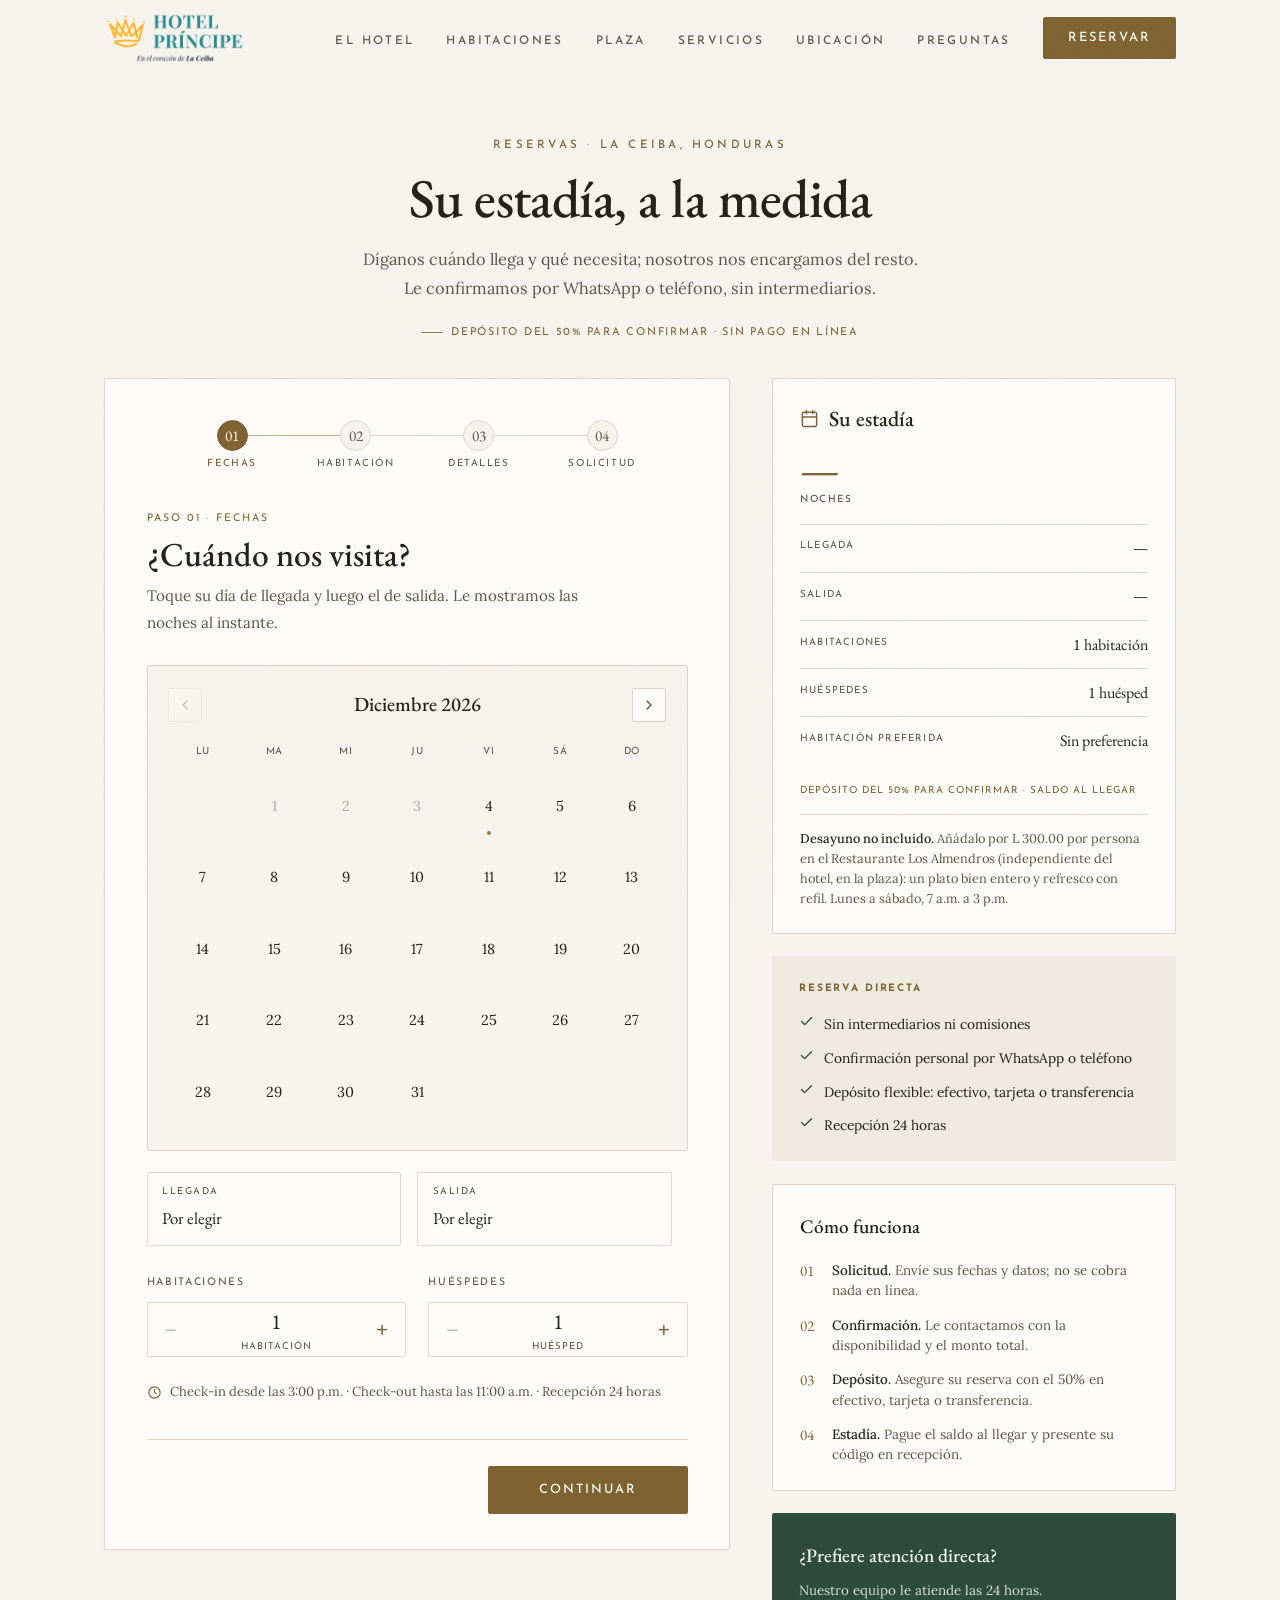
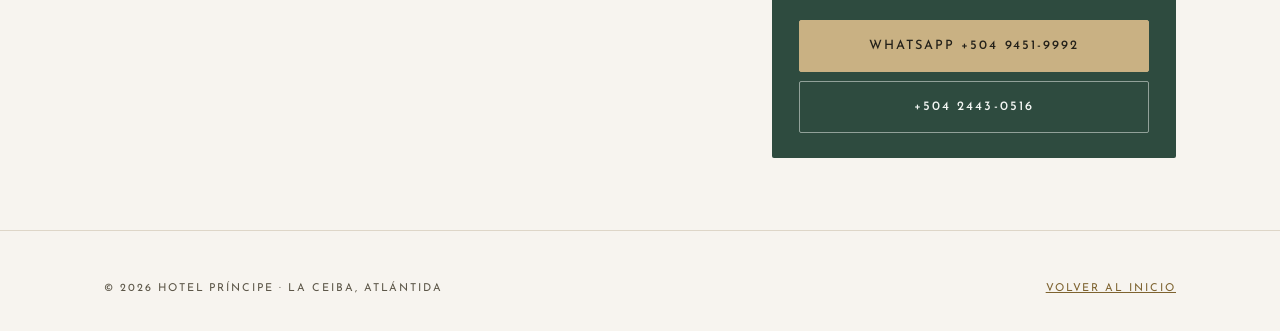
<file: reservar.html>
<!DOCTYPE html>
<html lang="es-HN">
<head>
  <meta charset="UTF-8">
  <meta name="viewport" content="width=device-width, initial-scale=1.0">
  <meta name="theme-color" content="#F7F4EF">
  <meta name="robots" content="index, follow">
  <title>Reservar su estadía — Hotel Príncipe, La Ceiba</title>
  <meta name="description" content="Solicite su reserva en el Hotel Príncipe de La Ceiba. El hotel confirma disponibilidad por teléfono o WhatsApp; se asegura con un depósito del 50%.">
  <link rel="canonical" href="https://hotelprincipelcb.com/reservar">
  <meta property="og:title" content="Reservar — Hotel Príncipe">
  <meta property="og:description" content="Solicite su estadía en línea. Le confirmamos por teléfono o WhatsApp.">
  <meta property="og:url" content="https://hotelprincipelcb.com/reservar">
  <meta property="og:type" content="website">
  <meta property="og:site_name" content="Hotel Príncipe">
  <meta property="og:image" content="https://hotelprincipelcb.com/assets/images/fachada-og.jpg">
  <meta property="og:image:width" content="1200">
  <meta property="og:image:height" content="630">
  <meta property="og:image:alt" content="Fachada del Hotel Príncipe en el corazón de La Ceiba, Atlántida">
  <meta property="og:locale" content="es_HN">
  <meta name="twitter:card" content="summary_large_image">
  <meta name="twitter:title" content="Reservar — Hotel Príncipe, La Ceiba">
  <meta name="twitter:description" content="Solicite su estadía en línea. Le confirmamos por teléfono o WhatsApp.">
  <meta name="twitter:image" content="https://hotelprincipelcb.com/assets/images/fachada-og.jpg">
  <link rel="icon" type="image/png" sizes="512x512" href="/assets/images/crown-favicon.png">
  <link rel="icon" type="image/png" sizes="32x32" href="/assets/images/favicon-32.png">
  <link rel="apple-touch-icon" href="/assets/images/apple-touch-icon.png">
  <link rel="manifest" href="/manifest.webmanifest">
  <link rel="preconnect" href="https://fonts.googleapis.com">
  <link rel="preconnect" href="https://fonts.gstatic.com" crossorigin>
  <link href="https://fonts.googleapis.com/css2?family=EB+Garamond:wght@400;500;600&family=Josefin+Sans:wght@400;500&family=Lora:ital,wght@0,400;0,500;1,400&display=swap" rel="stylesheet">
  <link rel="stylesheet" href="/css/style.css?v=20261121c">
  <link rel="stylesheet" href="/css/reservar.css?v=20261119a">
  <script type="application/ld+json">
  {
    "@context": "https://schema.org",
    "@type": "BreadcrumbList",
    "itemListElement": [
      {"@type": "ListItem", "position": 1, "name": "Inicio", "item": "https://hotelprincipelcb.com/"},
      {"@type": "ListItem", "position": 2, "name": "Reservar", "item": "https://hotelprincipelcb.com/reservar"}
    ]
  }
  </script>
</head>
<body>
  <a class="skip-link" href="#contenido">Ir al contenido</a>

  <header class="nav" id="nav">
    <div class="wrap nav-inner">
      <a class="nav-logo" href="/" aria-label="Hotel Príncipe — inicio">
        <img src="/assets/images/logo-hotel-principe.png" alt="Hotel Príncipe" width="141" height="52">
      </a>
      <button class="nav-toggle" id="navToggle" aria-label="Abrir menú" aria-expanded="false">
        <span></span><span></span><span></span>
      </button>
      <ul class="nav-links" id="navLinks">
        <li><a href="/#hotel">El Hotel</a></li>
        <li><a href="/#habitaciones">Habitaciones</a></li>
        <li><a href="/#plaza">Plaza</a></li>
        <li><a href="/#servicios">Servicios</a></li>
        <li><a href="/#ubicacion">Ubicación</a></li>
        <li><a href="/preguntas">Preguntas</a></li>
        <li><a class="btn btn-gold" href="/reservar" aria-current="page">Reservar</a></li>
      </ul>
    </div>
  </header>

  <main id="contenido">
    <div class="bk-head">
      <span class="label">Reservas · La Ceiba, Honduras</span>
      <h1>Su estadía, a la medida</h1>
      <p class="bk-lede">Díganos cuándo llega y qué necesita; nosotros nos encargamos del resto. Le confirmamos por WhatsApp o teléfono, sin intermediarios.</p>
      <span class="bk-deposit">Depósito del 50% para confirmar · sin pago en línea</span>
    </div>

    <div class="wrap">
      <div class="bk-layout">
        <div class="bk-flow" id="bkFlow">
          <noscript>
            <div class="bk-alert visible">Para enviar su solicitud en línea active JavaScript, o contáctenos directamente: <a href="tel:+50424430516">+504 2443-0516</a> · <a href="https://wa.me/50494519992" target="_blank" rel="noopener noreferrer">WhatsApp</a>.</div>
          </noscript>
          <div class="bk-alert" id="bkAlert" role="alert" aria-live="assertive"></div>

          <ol class="bk-progress" id="bkProgress" aria-label="Progreso de la solicitud">
            <li class="active"><button type="button" class="bk-pbtn" aria-current="step"><span class="bk-pnum">01</span><span class="bk-plabel">Fechas</span></button></li>
            <li><button type="button" class="bk-pbtn" disabled><span class="bk-pnum">02</span><span class="bk-plabel">Habitación</span></button></li>
            <li><button type="button" class="bk-pbtn" disabled><span class="bk-pnum">03</span><span class="bk-plabel">Detalles</span></button></li>
            <li><button type="button" class="bk-pbtn" disabled><span class="bk-pnum">04</span><span class="bk-plabel">Solicitud</span></button></li>
          </ol>

          <form id="reservaForm" novalidate>
            <div class="hp-field" aria-hidden="true">
              <label for="website">No llenar este campo</label>
              <input type="text" id="website" name="website" tabindex="-1" autocomplete="off">
            </div>
            <input type="hidden" id="_load_time" name="_load_time" value="">
            <input type="hidden" id="csrf_token" name="csrf_token" value="">
            <input type="hidden" id="fecha_llegada" name="fecha_llegada" value="">
            <input type="hidden" id="fecha_salida" name="fecha_salida" value="">
            <input type="hidden" id="habitaciones" name="habitaciones" value="1">
            <input type="hidden" id="huespedes" name="huespedes" value="1">

            <section class="bk-step active" data-step="1" aria-labelledby="bkH1">
              <div class="bk-step-head">
                <span class="bk-step-kicker">Paso 01 · Fechas</span>
                <h2 id="bkH1">¿Cuándo nos visita?</h2>
                <p>Toque su día de llegada y luego el de salida. Le mostramos las noches al instante.</p>
              </div>
              <div class="bk-cal">
                <div class="bk-cal-top">
                  <button type="button" class="bk-cal-nav" id="bkCalPrev" aria-label="Mes anterior">
                    <svg viewBox="0 0 24 24" fill="none" stroke="currentColor" stroke-width="2" stroke-linecap="round" stroke-linejoin="round" aria-hidden="true"><polyline points="15 18 9 12 15 6"/></svg>
                  </button>
                  <span class="bk-cal-title" id="bkCalTitle" aria-live="polite"></span>
                  <button type="button" class="bk-cal-nav" id="bkCalNext" aria-label="Mes siguiente">
                    <svg viewBox="0 0 24 24" fill="none" stroke="currentColor" stroke-width="2" stroke-linecap="round" stroke-linejoin="round" aria-hidden="true"><polyline points="9 18 15 12 9 6"/></svg>
                  </button>
                </div>
                <div class="bk-cal-grid" id="bkCalGrid" role="grid" aria-label="Calendario de disponibilidad"></div>
              </div>
              <div class="bk-dates">
                <div class="bk-date-box" id="bkBoxLlegada">
                  <span class="bk-date-label">Llegada</span>
                  <span class="bk-date-val" id="bkValLlegada">Por elegir</span>
                </div>
                <div class="bk-date-box" id="bkBoxSalida">
                  <span class="bk-date-label">Salida</span>
                  <span class="bk-date-val" id="bkValSalida">Por elegir</span>
                </div>
                <span class="bk-nights" id="bkNights" aria-live="polite"></span>
              </div>
              <p class="bk-cal-hint" id="bkCalHint" aria-live="polite"></p>
              <div class="bk-counters">
                <div>
                  <span class="bk-counter-label" id="bkHabLabel">Habitaciones</span>
                  <div class="bk-stepper" data-counter="habitaciones" role="group" aria-labelledby="bkHabLabel">
                    <button type="button" data-dir="-1" aria-label="Menos habitaciones">−</button>
                    <span class="bk-step-val" aria-live="polite">1</span>
                    <button type="button" data-dir="1" aria-label="Más habitaciones">+</button>
                  </div>
                </div>
                <div>
                  <span class="bk-counter-label" id="bkHueLabel">Huéspedes</span>
                  <div class="bk-stepper" data-counter="huespedes" role="group" aria-labelledby="bkHueLabel">
                    <button type="button" data-dir="-1" aria-label="Menos huéspedes">−</button>
                    <span class="bk-step-val" aria-live="polite">1</span>
                    <button type="button" data-dir="1" aria-label="Más huéspedes">+</button>
                  </div>
                </div>
              </div>
              <p class="bk-times">
                <svg viewBox="0 0 24 24" fill="none" stroke="currentColor" stroke-width="1.8" stroke-linecap="round" stroke-linejoin="round" aria-hidden="true"><circle cx="12" cy="12" r="9"/><polyline points="12 7 12 12 15 14"/></svg>
                Check-in desde las 3:00 p.m. · Check-out hasta las 11:00 a.m. · Recepción 24 horas
              </p>
              <div class="bk-actions">
                <span></span>
                <button type="button" class="btn btn-gold" data-next>Continuar</button>
              </div>
            </section>

            <section class="bk-step" data-step="2" aria-labelledby="bkH2">
              <div class="bk-step-head">
                <span class="bk-step-kicker">Paso 02 · Habitación</span>
                <h2 id="bkH2">Elija su favorita</h2>
                <p>Nuestras habitaciones ejecutivas llevan el nombre de un destino de Honduras. Elija la que más le llame; se la asignamos según disponibilidad.</p>
              </div>
              <div class="bk-rooms" role="radiogroup" aria-label="Preferencia de habitación">
                <button type="button" class="bk-room bk-room-photo dest-ceiba" role="radio" aria-checked="false" data-room="La Ceiba">
                  <span class="bk-room-check"><svg viewBox="0 0 24 24" fill="none" stroke="currentColor" stroke-width="3" stroke-linecap="round" stroke-linejoin="round" aria-hidden="true"><polyline points="20 6 9 17 4 12"/></svg></span>
                  <svg class="bk-room-icon" viewBox="0 0 24 24" fill="none" stroke="currentColor" stroke-width="1.6" stroke-linecap="round" stroke-linejoin="round" aria-hidden="true"><path d="M4 11a8 8 0 0 1 16 0c0 2-3.6 3.5-8 3.5S4 13 4 11z"/><path d="M12 14.5V22"/><path d="M8.5 22h7"/></svg>
                  <span class="bk-room-idx">01</span>
                  <h3>La Ceiba</h3>
                  <p>El muelle, la brisa del Caribe y la montaña del Cangrejal al fondo.</p>
                </button>
                <button type="button" class="bk-room bk-room-photo dest-roatan" role="radio" aria-checked="false" data-room="Roatán">
                  <span class="bk-room-check"><svg viewBox="0 0 24 24" fill="none" stroke="currentColor" stroke-width="3" stroke-linecap="round" stroke-linejoin="round" aria-hidden="true"><polyline points="20 6 9 17 4 12"/></svg></span>
                  <svg class="bk-room-icon" viewBox="0 0 24 24" fill="none" stroke="currentColor" stroke-width="1.6" stroke-linecap="round" stroke-linejoin="round" aria-hidden="true"><path d="M2 9c2-2 4-2 6 0s4 2 6 0 4-2 6 0"/><path d="M2 15c2-2 4-2 6 0s4 2 6 0 4-2 6 0"/></svg>
                  <span class="bk-room-idx">02</span>
                  <h3>Roatán</h3>
                  <p>El arrecife y el buceo de la isla más grande de las Bahías.</p>
                </button>
                <button type="button" class="bk-room bk-room-photo dest-guanaja" role="radio" aria-checked="false" data-room="Guanaja">
                  <span class="bk-room-check"><svg viewBox="0 0 24 24" fill="none" stroke="currentColor" stroke-width="3" stroke-linecap="round" stroke-linejoin="round" aria-hidden="true"><polyline points="20 6 9 17 4 12"/></svg></span>
                  <svg class="bk-room-icon" viewBox="0 0 24 24" fill="none" stroke="currentColor" stroke-width="1.6" stroke-linecap="round" stroke-linejoin="round" aria-hidden="true"><path d="M12 2L8 8h2l-3 5h2l-3 5h12l-3-5h2l-3-5h2L12 2z"/><path d="M12 18v4"/></svg>
                  <span class="bk-room-idx">03</span>
                  <h3>Guanaja</h3>
                  <p>La isla de los pinares: cascadas escondidas y mar virgen.</p>
                </button>
                <button type="button" class="bk-room bk-room-photo dest-copan" role="radio" aria-checked="false" data-room="Copán">
                  <span class="bk-room-check"><svg viewBox="0 0 24 24" fill="none" stroke="currentColor" stroke-width="3" stroke-linecap="round" stroke-linejoin="round" aria-hidden="true"><polyline points="20 6 9 17 4 12"/></svg></span>
                  <svg class="bk-room-icon" viewBox="0 0 24 24" fill="none" stroke="currentColor" stroke-width="1.6" stroke-linecap="round" stroke-linejoin="round" aria-hidden="true"><path d="M12 4l8 16H4L12 4z"/><path d="M8.5 13h7M6.5 17h11"/></svg>
                  <span class="bk-room-idx">04</span>
                  <h3>Copán</h3>
                  <p>Inspirada en la tierra maya de las estelas y los jeroglíficos.</p>
                </button>
                <button type="button" class="bk-room bk-room-photo dest-cayos" role="radio" aria-checked="false" data-room="Cayos Cochinos">
                  <span class="bk-room-check"><svg viewBox="0 0 24 24" fill="none" stroke="currentColor" stroke-width="3" stroke-linecap="round" stroke-linejoin="round" aria-hidden="true"><polyline points="20 6 9 17 4 12"/></svg></span>
                  <svg class="bk-room-icon" viewBox="0 0 24 24" fill="none" stroke="currentColor" stroke-width="1.6" stroke-linecap="round" stroke-linejoin="round" aria-hidden="true"><path d="M7 13a5 5 0 0 1 10 0"/><path d="M2 17c2-2 4-2 6 0s4 2 6 0 4-2 6 0"/><path d="M2 21c2-2 4-2 6 0s4 2 6 0 4-2 6 0"/></svg>
                  <span class="bk-room-idx">05</span>
                  <h3>Cayos Cochinos</h3>
                  <p>Cayos de arena blanca en un archipiélago protegido del Caribe.</p>
                </button>
                <button type="button" class="bk-room bk-room-photo dest-trujillo" role="radio" aria-checked="false" data-room="Trujillo">
                  <span class="bk-room-check"><svg viewBox="0 0 24 24" fill="none" stroke="currentColor" stroke-width="3" stroke-linecap="round" stroke-linejoin="round" aria-hidden="true"><polyline points="20 6 9 17 4 12"/></svg></span>
                  <svg class="bk-room-icon" viewBox="0 0 24 24" fill="none" stroke="currentColor" stroke-width="1.6" stroke-linecap="round" stroke-linejoin="round" aria-hidden="true"><path d="M4 21V7h2V4h2v3h2V4h2v3h2V4h2v3h2v14"/><path d="M10 21v-4a2 2 0 0 1 4 0v4"/><path d="M2 21h20"/></svg>
                  <span class="bk-room-idx">06</span>
                  <h3>Trujillo</h3>
                  <p>La bahía y la fortaleza de la primera capital de Honduras.</p>
                </button>
                <button type="button" class="bk-room bk-room-any" role="radio" aria-checked="true" data-room="">
                  <span class="bk-room-check"><svg viewBox="0 0 24 24" fill="none" stroke="currentColor" stroke-width="3" stroke-linecap="round" stroke-linejoin="round" aria-hidden="true"><polyline points="20 6 9 17 4 12"/></svg></span>
                  <svg class="bk-room-icon" viewBox="0 0 24 24" fill="none" stroke="currentColor" stroke-width="1.6" stroke-linecap="round" stroke-linejoin="round" aria-hidden="true"><circle cx="12" cy="12" r="9"/><path d="M15.5 8.5l-2 5-5 2 2-5 5-2z"/></svg>
                  <span>
                    <h3>Sin preferencia</h3>
                    <p>Sorpréndanos: asignamos la mejor habitación disponible para su estadía.</p>
                  </span>
                </button>
              </div>
              <p class="bk-room-note">La preferencia nos guía, pero la asignación final depende de la disponibilidad al confirmar. Las fotografías muestran los destinos que inspiran cada habitación, no las habitaciones.</p>
              <p class="bk-room-credits">Imágenes de <a href="https://commons.wikimedia.org/wiki/File:Pico-Bonito_(12122463094).jpg" target="_blank" rel="noopener noreferrer">Denis Four</a>, <a href="https://commons.wikimedia.org/wiki/File:West_Bay_Beach_-Roatan_-Honduras-23May2009-b.jpg" target="_blank" rel="noopener noreferrer">Adalberto</a>, <a href="https://commons.wikimedia.org/wiki/File:Guanaja_Honduras.-enhanced.jpg" target="_blank" rel="noopener noreferrer">Denise Clark</a>, <a href="https://commons.wikimedia.org/wiki/File:Copan_Ruins_-_panoramio.jpg" target="_blank" rel="noopener noreferrer">ogwen</a>, <a href="https://commons.wikimedia.org/wiki/File:Cayos_Cochinos_(Cayo_Privado).jpg" target="_blank" rel="noopener noreferrer">Dennis García</a> y <a href="https://commons.wikimedia.org/wiki/File:BAY_OF_TRUJILLO-_P._JESSON_COLLOINS.jpg" target="_blank" rel="noopener noreferrer">P. Jesson Collins</a>, vía Wikimedia Commons (CC BY / CC BY-SA).</p>
              <div class="bk-actions">
                <button type="button" class="bk-back" data-prev>
                  <svg viewBox="0 0 24 24" fill="none" stroke="currentColor" stroke-width="2" stroke-linecap="round" stroke-linejoin="round" aria-hidden="true"><polyline points="15 18 9 12 15 6"/></svg>
                  Atrás
                </button>
                <button type="button" class="btn btn-gold" data-next>Continuar</button>
              </div>
            </section>

            <section class="bk-step" data-step="3" aria-labelledby="bkH3">
              <div class="bk-step-head">
                <span class="bk-step-kicker">Paso 03 · Detalles</span>
                <h2 id="bkH3">Para atenderle mejor</h2>
                <p>Con estos datos le contactamos para confirmar. Los campos marcados con <span style="color:var(--gold-dark)">*</span> son obligatorios.</p>
              </div>
              <div class="bk-field">
                <label for="nombre">Nombre completo <span class="req">*</span></label>
                <input type="text" id="nombre" name="nombre" autocomplete="name" maxlength="100" placeholder="Ej. María Fernanda López" required>
                <span class="field-error" id="err-nombre"></span>
              </div>
              <div class="bk-row">
                <div class="bk-field">
                  <label for="telefono">Teléfono / WhatsApp <span class="req">*</span></label>
                  <div class="phone-wrap">
                    <span class="phone-prefix">+504</span>
                    <input type="tel" id="telefono" name="telefono" inputmode="numeric" autocomplete="tel-national" maxlength="9" placeholder="0000-0000" required>
                  </div>
                  <span class="field-error" id="err-telefono"></span>
                </div>
                <div class="bk-field">
                  <label for="email">Correo electrónico <span class="hint" style="display:inline">(opcional)</span></label>
                  <input type="email" id="email" name="email" autocomplete="email" maxlength="120" placeholder="usted@correo.com">
                  <span class="field-error" id="err-email"></span>
                </div>
              </div>
              <span class="bk-chips-label" id="bkHoraLabel">¿A qué hora llega aproximadamente?</span>
              <div class="bk-chips" data-chips="hora" role="group" aria-labelledby="bkHoraLabel">
                <button type="button" class="bk-chip" aria-pressed="false" data-value="Antes de 3 p.m.">Antes de 3 p.m.</button>
                <button type="button" class="bk-chip" aria-pressed="false" data-value="3–6 p.m.">3–6 p.m.</button>
                <button type="button" class="bk-chip" aria-pressed="false" data-value="6–9 p.m.">6–9 p.m.</button>
                <button type="button" class="bk-chip" aria-pressed="false" data-value="Después de 9 p.m.">Después de 9 p.m.</button>
                <button type="button" class="bk-chip" aria-pressed="false" data-value="Aún no lo sé">Aún no lo sé</button>
              </div>
              <span class="bk-chips-label" id="bkCelLabel">¿Celebra algo especial?</span>
              <div class="bk-chips" data-chips="celebracion" role="group" aria-labelledby="bkCelLabel">
                <button type="button" class="bk-chip" aria-pressed="false" data-value="Cumpleaños">Cumpleaños</button>
                <button type="button" class="bk-chip" aria-pressed="false" data-value="Aniversario">Aniversario</button>
                <button type="button" class="bk-chip" aria-pressed="false" data-value="Luna de miel">Luna de miel</button>
                <button type="button" class="bk-chip" aria-pressed="false" data-value="Viaje de negocios">Viaje de negocios</button>
                <button type="button" class="bk-chip" aria-pressed="false" data-value="En familia">En familia</button>
                <button type="button" class="bk-chip" aria-pressed="false" data-value="Solo explorando">Solo explorando</button>
              </div>
              <div class="bk-field" style="margin-top:1.6rem">
                <label for="peticiones">Peticiones especiales <span class="hint" style="display:inline">(opcional)</span></label>
                <textarea id="peticiones" name="peticiones" maxlength="380" placeholder="Cuna, cama extra, piso bajo, almohadas adicionales… haremos lo posible."></textarea>
                <span class="hint"><span id="petCount">0</span>/380</span>
              </div>
              <div class="bk-actions">
                <button type="button" class="bk-back" data-prev>
                  <svg viewBox="0 0 24 24" fill="none" stroke="currentColor" stroke-width="2" stroke-linecap="round" stroke-linejoin="round" aria-hidden="true"><polyline points="15 18 9 12 15 6"/></svg>
                  Atrás
                </button>
                <button type="submit" class="btn btn-gold" id="submitBtn"><span id="submitText">Enviar solicitud</span></button>
              </div>
            </section>
          </form>

          <div class="bk-confirm" id="bkConfirm" role="status" aria-live="polite">
            <div class="success-mark" aria-hidden="true">
              <svg viewBox="0 0 24 24" fill="none" stroke="currentColor" stroke-width="2.5" stroke-linecap="round" stroke-linejoin="round"><polyline points="20 6 9 17 4 12"/></svg>
            </div>
            <span class="label">Solicitud recibida</span>
            <h2 class="bk-confirm-title" id="bkConfirmTitle">Gracias por su solicitud</h2>
            <p class="bk-confirm-lede" id="bkConfirmLede"></p>
            <div class="bk-confirm-actions">
              <a class="btn btn-green" id="bkConfirmWa" href="https://wa.me/50494519992" target="_blank" rel="noopener noreferrer">Escribir por WhatsApp</a>
              <a class="btn btn-outline" href="tel:+50424430516">Llamar al hotel</a>
            </div>
            <div class="bk-confirm-ref">
              <span class="bk-ref-label">Su referencia</span>
              <span class="success-code" id="bkConfirmCode">HP-000000</span>
              <span class="bk-ref-note">Guárdela para dar seguimiento a su solicitud.</span>
            </div>
            <dl class="bk-confirm-details">
              <div class="fact-row"><dt>Nombre</dt><dd id="bkOkNombre">—</dd></div>
              <div class="fact-row"><dt>Llegada</dt><dd id="bkOkLlegada">—</dd></div>
              <div class="fact-row"><dt>Salida</dt><dd id="bkOkSalida">—</dd></div>
              <div class="fact-row"><dt>Noches</dt><dd id="bkOkNoches">—</dd></div>
              <div class="fact-row"><dt>Habitaciones</dt><dd id="bkOkHab">—</dd></div>
              <div class="fact-row"><dt>Huéspedes</dt><dd id="bkOkHue">—</dd></div>
              <div class="fact-row"><dt>Habitación preferida</dt><dd id="bkOkTipo">—</dd></div>
            </dl>
            <p class="bk-confirm-note">El desayuno no está incluido en la tarifa. Puede añadirlo por L 300.00 por persona en el Restaurante Los Almendros (independiente del hotel, en la plaza): un plato bien entero y refresco con refil. Lunes a sábado, 7 a.m. a 3 p.m. Coordínelo cuando confirmemos su solicitud.</p>
            <div class="bk-next">
              <div class="bk-next-item"><span class="bk-next-n">01</span><strong>Confirmación</strong><span>Le contactamos con la disponibilidad y el monto total de su estadía.</span></div>
              <div class="bk-next-item"><span class="bk-next-n">02</span><strong>Depósito 50%</strong><span>Asegure su reserva en efectivo, tarjeta o transferencia.</span></div>
              <div class="bk-next-item"><span class="bk-next-n">03</span><strong>Estadía</strong><span>Pague el saldo al llegar y presente su código en recepción.</span></div>
            </div>
            <button type="button" class="btn btn-outline bk-nueva" id="bkNuevaBtn">Hacer otra solicitud</button>
          </div>
        </div>

        <aside class="bk-rail" id="bkRail" aria-label="Resumen de su estadía">
          <div class="bk-summary">
            <h3>
              <svg viewBox="0 0 24 24" fill="none" stroke="currentColor" stroke-width="1.8" stroke-linecap="round" stroke-linejoin="round" aria-hidden="true"><rect x="3" y="4" width="18" height="18" rx="2"/><line x1="16" y1="2" x2="16" y2="6"/><line x1="8" y1="2" x2="8" y2="6"/><line x1="3" y1="10" x2="21" y2="10"/></svg>
              Su estadía
            </h3>
            <div class="bk-sum-nights" id="bkSumNights" aria-live="polite">—<small>noches</small></div>
            <dl class="bk-sum-rows">
              <div class="bk-sum-row"><dt>Llegada</dt><dd id="bkSumLlegada">—</dd></div>
              <div class="bk-sum-row"><dt>Salida</dt><dd id="bkSumSalida">—</dd></div>
              <div class="bk-sum-row"><dt>Habitaciones</dt><dd id="bkSumHab">1 habitación</dd></div>
              <div class="bk-sum-row"><dt>Huéspedes</dt><dd id="bkSumHue">1 huésped</dd></div>
              <div class="bk-sum-row"><dt>Habitación preferida</dt><dd id="bkSumTipo">Sin preferencia</dd></div>
            </dl>
            <p class="bk-sum-deposit">Depósito del 50% para confirmar · saldo al llegar</p>
            <p class="bk-sum-note"><strong>Desayuno no incluido.</strong> Añádalo por L 300.00 por persona en el Restaurante Los Almendros (independiente del hotel, en la plaza): un plato bien entero y refresco con refil. Lunes a sábado, 7 a.m. a 3 p.m.</p>
          </div>
          <div class="bk-perks">
            <h4>Reserva directa</h4>
            <ul>
              <li><svg viewBox="0 0 24 24" fill="none" stroke="currentColor" stroke-width="2.2" stroke-linecap="round" stroke-linejoin="round" aria-hidden="true"><polyline points="20 6 9 17 4 12"/></svg>Sin intermediarios ni comisiones</li>
              <li><svg viewBox="0 0 24 24" fill="none" stroke="currentColor" stroke-width="2.2" stroke-linecap="round" stroke-linejoin="round" aria-hidden="true"><polyline points="20 6 9 17 4 12"/></svg>Confirmación personal por WhatsApp o teléfono</li>
              <li><svg viewBox="0 0 24 24" fill="none" stroke="currentColor" stroke-width="2.2" stroke-linecap="round" stroke-linejoin="round" aria-hidden="true"><polyline points="20 6 9 17 4 12"/></svg>Depósito flexible: efectivo, tarjeta o transferencia</li>
              <li><svg viewBox="0 0 24 24" fill="none" stroke="currentColor" stroke-width="2.2" stroke-linecap="round" stroke-linejoin="round" aria-hidden="true"><polyline points="20 6 9 17 4 12"/></svg>Recepción 24 horas</li>
            </ul>
          </div>
          <div class="bk-how">
            <h4>Cómo funciona</h4>
            <ol>
              <li><strong>Solicitud.</strong> Envíe sus fechas y datos; no se cobra nada en línea.</li>
              <li><strong>Confirmación.</strong> Le contactamos con la disponibilidad y el monto total.</li>
              <li><strong>Depósito.</strong> Asegure su reserva con el 50% en efectivo, tarjeta o transferencia.</li>
              <li><strong>Estadía.</strong> Pague el saldo al llegar y presente su código en recepción.</li>
            </ol>
          </div>
          <div class="bk-contact">
            <h4>¿Prefiere atención directa?</h4>
            <p>Nuestro equipo le atiende las 24 horas.</p>
            <a class="btn btn-gold" href="https://wa.me/50494519992?text=Hola%2C%20quisiera%20reservar%20una%20habitaci%C3%B3n%20en%20el%20Hotel%20Pr%C3%ADncipe" target="_blank" rel="noopener noreferrer">WhatsApp +504 9451-9992</a>
            <a class="btn btn-outline" href="tel:+50424430516">+504 2443-0516</a>
          </div>
        </aside>
      </div>
    </div>
  </main>

  <footer class="footer">
    <div class="wrap">
      <div class="footer-bottom" style="margin-top:0; border-top:none; padding-top:0;">
        <span>© <span id="year">2026</span> Hotel Príncipe · La Ceiba, Atlántida</span>
        <span><a href="/">Volver al inicio</a></span>
      </div>
    </div>
  </footer>

  <script src="/js/main.js?v=20261118m" defer></script>
  <script src="/js/reservar.js?v=20261121a" defer></script>
</body>
</html>
</file>
<file: css/style.css>
/* ==========================================================================
   Hotel Príncipe — sistema de diseño
   Crema + oro envejecido + verde hondureño. Editorial, cálido, legible.
   Tipografía: EB Garamond (títulos) · Lora (cuerpo) · Josefin Sans (labels)
   ========================================================================== */

:root {
  --cream: #F7F4EF;
  --cream-deep: #EFEAE0;
  --surface: #FDFCFA;
  --ink: #232019;
  --ink-soft: #5C5648;
  --gold: #9B7B3A;
  --gold-dark: #7E6330;
  --gold-soft: #C9B183;
  --green: #2E4B3F;
  --green-dark: #243C32;
  --line: #DED6C8;
  --line-input: #8C8269; /* bordes de controles: 3.65:1 vs #FBFAF6, 3.47:1 vs crema, 3.18:1 vs cream-deep (WCAG 1.4.11) */
  --error: #A33B2E;
  --ok: #2E6B4F;

  --font-display: "EB Garamond", Georgia, serif;
  --font-body: "Lora", Georgia, serif;
  --font-label: "Josefin Sans", "Century Gothic", sans-serif;

  --wrap: 1120px;
  --radius: 2px;
}

*, *::before, *::after { box-sizing: border-box; margin: 0; padding: 0; }

html { scroll-behavior: smooth; }

body {
  font-family: var(--font-body);
  font-weight: 400;
  font-size: 1rem;
  line-height: 1.75;
  color: var(--ink);
  background: var(--cream);
  -webkit-font-smoothing: antialiased;
  min-height: 100vh;
  display: flex;
  flex-direction: column;
}
main { flex: 1 0 auto; }

/* Grano de papel sutil sobre toda la página */
body::after {
  content: "";
  position: fixed;
  inset: 0;
  z-index: 2000;
  pointer-events: none;
  opacity: 0.035;
  background-image: url("data:image/svg+xml,%3Csvg xmlns='http://www.w3.org/2000/svg' viewBox='0 0 600 600'%3E%3Cfilter id='n'%3E%3CfeTurbulence type='fractalNoise' baseFrequency='.65' numOctaves='3' stitchTiles='stitch'/%3E%3C/filter%3E%3Crect width='100%25' height='100%25' filter='url(%23n)'/%3E%3C/svg%3E");
  background-size: 182px;
}

img { max-width: 100%; display: block; }
a { color: var(--gold-dark); }

:focus-visible { outline: 2px solid var(--gold); outline-offset: 3px; }
:focus:not(:focus-visible) { outline: none; }

::selection { background: var(--gold-soft); color: var(--ink); }

.wrap { max-width: var(--wrap); margin: 0 auto; padding: 0 1.5rem; }

.skip-link {
  position: absolute; top: -100%; left: 1rem; z-index: 3000;
  background: var(--gold-dark); color: var(--cream);
  padding: 0.6rem 1.2rem; font-family: var(--font-label);
  text-decoration: none;
}
.skip-link:focus { top: 0.5rem; }

/* --------------------------------------------------------------------------
   Tipografía
   -------------------------------------------------------------------------- */

h1, h2, h3 { font-family: var(--font-display); font-weight: 500; line-height: 1.15; color: var(--ink); }
h1 { font-size: clamp(2.1rem, 4.5vw, 3.2rem); letter-spacing: -0.01em; }
h2 { font-size: clamp(1.7rem, 3vw, 2.3rem); }
h3 { font-size: 1.25rem; }

.label {
  font-family: var(--font-label);
  font-size: 0.72rem;
  font-weight: 500;
  text-transform: uppercase;
  letter-spacing: 0.28em;
  color: var(--gold-dark);
}

.lead { font-size: 1.1rem; color: var(--ink-soft); }

.section-head { margin-bottom: 2.5rem; text-align: center; }
.section-head .lead { max-width: 600px; margin-left: auto; margin-right: auto; text-wrap: balance; }
.section-head .label { display: inline-flex; align-items: center; gap: 0.9rem; margin-bottom: 0.7rem; }
.section-head .label::before, .section-head .label::after { content: ""; width: 3rem; height: 1px; background: var(--gold-soft); }
html.js .section-head .label::before,
html.js .section-head .label::after {
  transform: scaleX(0); transform-origin: left;
  transition: transform 0.9s cubic-bezier(0.22, 1, 0.36, 1) 0.25s;
}
html.js .section-head.revealed .label::before,
html.js .section-head.revealed .label::after,
html.js .revealed .section-head .label::before,
html.js .revealed .section-head .label::after { transform: scaleX(1); }
html.js .section-head .label::before { transform-origin: right; }

/* Ornamento dorado: ─── ◆ ─── */
.ornament {
  display: flex; align-items: center; gap: 1.1rem;
  color: var(--gold); font-size: 0.55rem;
  max-width: 300px; margin: 1.6rem auto;
}
.ornament::before, .ornament::after {
  content: ""; flex: 1; height: 1px; background: var(--gold-soft);
}

/* --------------------------------------------------------------------------
   Botones
   -------------------------------------------------------------------------- */

.btn {
  display: inline-flex; align-items: center; justify-content: center; gap: 0.6rem;
  min-height: 48px;
  padding: 0.85rem 2.1rem;
  font-family: var(--font-label);
  font-size: 0.8rem; font-weight: 500;
  text-transform: uppercase; letter-spacing: 0.16em;
  text-decoration: none;
  border-radius: var(--radius);
  border: 1px solid transparent;
  cursor: pointer;
  transition: background 0.2s ease, color 0.2s ease, border-color 0.2s ease, box-shadow 0.25s ease, transform 0.2s ease;
}
.btn:active { transform: translateY(1px); }

.btn-gold { background: var(--gold-dark); color: #FBF9F4; border-color: var(--gold-dark); }
.btn-gold:hover { background: #6A5227; border-color: #6A5227; box-shadow: 0 4px 14px rgba(126, 99, 48, 0.22); }

.btn-outline { background: transparent; color: var(--gold-dark); border-color: var(--gold); }
.btn-outline:hover { background: var(--gold-dark); color: #FBF9F4; }

.btn-green { background: var(--green); color: #F4F7F4; border-color: var(--green); }
.btn-green:hover { background: var(--green-dark); border-color: var(--green-dark); box-shadow: 0 4px 14px rgba(46, 75, 63, 0.22); }

.btn-cream { background: var(--cream); color: var(--ink); border-color: var(--cream); }
.btn-cream:hover { background: var(--gold-soft); border-color: var(--gold-soft); }

.btn[disabled] { opacity: 0.55; cursor: wait; }

/* --------------------------------------------------------------------------
   Navegación
   -------------------------------------------------------------------------- */

.nav {
  position: sticky; top: 0; z-index: 100;
  background: color-mix(in srgb, var(--cream) 92%, transparent);
  backdrop-filter: blur(8px);
  border-bottom: 1px solid transparent;
  transition: border-color 0.25s ease, background 0.25s ease;
}
.nav.scrolled { border-bottom-color: var(--line); background: var(--cream); }

.nav-inner {
  display: flex; align-items: center; justify-content: space-between;
  gap: 1.5rem; min-height: 76px;
}
.nav-logo img { height: 52px; width: auto; }
.nav-logo { display: inline-flex; align-items: center; text-decoration: none; }

.nav-links { display: flex; align-items: center; gap: 2rem; list-style: none; }
.nav-links a:not(.btn) {
  font-family: var(--font-label);
  font-size: 0.74rem; font-weight: 500;
  text-transform: uppercase; letter-spacing: 0.2em;
  color: var(--ink-soft); text-decoration: none;
  white-space: nowrap;
  padding: 0.4rem 0;
  position: relative;
  transition: color 0.25s ease;
}
.nav-links a:not(.btn)::after {
  content: ""; position: absolute; left: 0; right: 0; bottom: 0; height: 1px;
  background: var(--gold); transform: scaleX(0); transform-origin: left;
  transition: transform 0.35s cubic-bezier(0.22, 1, 0.36, 1);
}
.nav-links a:not(.btn):hover, .nav-links a:not(.btn).active { color: var(--gold-dark); }
.nav-links a:not(.btn):hover::after, .nav-links a:not(.btn).active::after { transform: scaleX(1); }
.nav-links .btn { min-height: 42px; padding: 0.55rem 1.5rem; }

.nav-toggle {
  display: none; background: none; border: none; cursor: pointer;
  padding: 10px; flex-direction: column; gap: 6px;
}
.nav-toggle span { display: block; width: 26px; height: 2px; background: var(--ink); transition: transform 0.25s ease, opacity 0.2s ease; }
.nav-toggle.active span:nth-child(1) { transform: translateY(8px) rotate(45deg); }
.nav-toggle.active span:nth-child(2) { opacity: 0; }
.nav-toggle.active span:nth-child(3) { transform: translateY(-8px) rotate(-45deg); }

/* --------------------------------------------------------------------------
   Hero
   -------------------------------------------------------------------------- */

.hero {
  position: relative;
  display: flex; align-items: center;
  min-height: min(88vh, 820px);
  min-height: min(88svh, 820px);
  padding: 4.5rem 0;
  overflow: hidden;
  background: var(--ink);
}
.hero-bg {
  position: absolute; inset: 0;
  width: 100%; height: 100%;
  object-fit: cover; object-position: 0% 38%;
}
.hero-overlay {
  position: absolute; inset: 0;
  background:
    linear-gradient(0deg, rgba(35, 32, 25, 0.7) 0%, rgba(35, 32, 25, 0) 26%),
    linear-gradient(97deg,
      rgba(35, 32, 25, 0.94) 0%,
      rgba(35, 32, 25, 0.92) 25%,
      rgba(35, 32, 25, 0.9) 45%,
      rgba(35, 32, 25, 0.82) 58%,
      rgba(35, 32, 25, 0.72) 70%,
      rgba(35, 32, 25, 0.55) 85%,
      rgba(35, 32, 25, 0.4) 100%);
}
.hero-wrap { position: relative; z-index: 1; width: 100%; }
.hero-inner { max-width: 640px; text-align: left; }
.hero-eyebrow {
  display: flex; align-items: center; gap: 1rem;
  font-family: var(--font-label);
  font-size: 0.78rem; font-weight: 500;
  letter-spacing: 0.22em; text-transform: uppercase;
  color: var(--gold-soft);
}
.hero-eyebrow::after { content: ""; width: 56px; height: 1px; background: var(--gold-soft); opacity: 0.65; }
.hero-title {
  margin: 1.2rem 0 0;
  font-family: var(--font-display);
  font-size: clamp(2.7rem, 5.8vw, 4.5rem);
  font-weight: 500; line-height: 1.04;
  color: var(--cream);
  text-wrap: balance;
}
.hero-place {
  display: block;
  margin-top: 0.5rem;
  font-size: clamp(1.3rem, 2.5vw, 1.95rem);
  font-style: italic; font-weight: 400;
  color: rgba(247, 244, 239, 0.84);
}
.hero-sub { max-width: 540px; margin: 1.5rem 0 2.3rem; color: rgba(247, 244, 239, 0.86); font-size: 1.02rem; }
.hero-actions { display: flex; gap: 1rem; justify-content: center; flex-wrap: wrap; }
.hero .hero-actions { justify-content: flex-start; }
.btn-ghost { background: transparent; color: var(--cream); border-color: rgba(247, 244, 239, 0.6); }
.btn-ghost:hover { background: rgba(247, 244, 239, 0.12); border-color: var(--cream); color: var(--cream); }
.hero-phone { margin-top: 1.2rem; font-size: 0.92rem; color: rgba(247, 244, 239, 0.72); }
.hero-phone a { color: var(--cream); text-decoration: underline; text-underline-offset: 3px; }
.hero-phone a:hover { color: var(--gold-soft); }
.hero-note {
  max-width: 540px;
  margin-top: 2.6rem; padding-top: 1.4rem;
  border-top: 1px solid rgba(247, 244, 239, 0.35);
  font-family: var(--font-label);
  font-size: 0.7rem; letter-spacing: 0.2em; text-transform: uppercase;
  color: rgba(247, 244, 239, 0.74);
  text-wrap: balance;
}
.hero-caption {
  position: absolute; right: 2rem; bottom: 1.4rem; z-index: 1;
  margin: 0;
  font-size: 0.78rem; font-style: italic;
  color: rgba(247, 244, 239, 0.85);
}

/* Entrada del hero — una sola vez, sutil */
@keyframes heroIn { from { opacity: 0; transform: translateY(12px); } to { opacity: 1; transform: none; } }
.hero .hero-eyebrow, .hero .hero-title, .hero .hero-sub, .hero .hero-actions, .hero .hero-phone, .hero .hero-note {
  animation: heroIn 0.8s cubic-bezier(0.22, 1, 0.36, 1) both;
}
.hero .hero-eyebrow { animation-delay: 0.05s; }
.hero .hero-title { animation-delay: 0.13s; }
.hero .hero-sub { animation-delay: 0.22s; }
.hero .hero-actions { animation-delay: 0.3s; }
.hero .hero-phone { animation-delay: 0.36s; }
.hero .hero-note { animation-delay: 0.42s; }

/* --------------------------------------------------------------------------
   Secciones
   -------------------------------------------------------------------------- */

.section { padding: 5rem 0; }
section[id] { scroll-margin-top: 92px; }
.section-alt { background: var(--cream-deep); border-top: 1px solid var(--line); border-bottom: 1px solid var(--line); }

/* El Hotel — split editorial asimétrico */
.hotel-grid { display: grid; grid-template-columns: 1.25fr 1fr; gap: 3.5rem; align-items: start; }
.hotel-copy p + p { margin-top: 1.1rem; }
.hotel-copy .lead { margin-bottom: 1.1rem; }

.facts-card {
  background: var(--surface);
  border: 1px solid var(--line);
  border-top: 3px solid var(--gold);
  padding: 2rem 2.2rem;
}
.facts-card h3 { margin-bottom: 1.2rem; }
.fact-row {
  display: flex; justify-content: space-between; align-items: baseline; gap: 1.5rem;
  padding: 0.85rem 0;
  border-bottom: 1px solid var(--line);
}
.fact-row:last-child { border-bottom: none; }
.fact-row dt {
  font-family: var(--font-label);
  font-size: 0.68rem; font-weight: 500;
  text-transform: uppercase; letter-spacing: 0.2em;
  color: var(--gold-dark); white-space: nowrap;
  display: inline-flex; align-items: center; gap: 0.5rem;
}
.fact-row dt svg { width: 15px; height: 15px; flex-shrink: 0; }
.fact-row dd { font-family: var(--font-display); font-size: 1.05rem; text-align: right; }

/* Servicios — bento asimétrico */
.services-grid {
  display: grid; grid-template-columns: repeat(12, 1fr); gap: 1.2rem;
}
.service-card {
  background: var(--surface);
  border: 1px solid var(--line);
  padding: 2rem;
  text-align: center;
  transition: border-color 0.3s ease, box-shadow 0.3s ease;
}
.service-card:hover { border-color: var(--gold-soft); box-shadow: 0 8px 26px rgba(35, 32, 25, 0.07); }
.service-card.span-6 { grid-column: span 6; }
.service-icon { width: 38px; height: 38px; color: var(--gold); margin: 0 auto 1.1rem; }
.service-icon svg { width: 100%; height: 100%; }
.service-card h3 { margin-bottom: 0.5rem; }
.service-card p { color: var(--ink-soft); font-size: 0.95rem; text-wrap: balance; }
.service-card.feature {
  background: var(--green); border-color: var(--green); color: #EFF3EE;
}
.service-card.feature h3 { color: #F6F8F4; }
.service-card.feature p { color: #C9D6C9; }
.service-card.feature .service-icon { color: var(--gold-soft); }
.service-card.feature:hover { border-color: var(--gold-soft); }

/* Nuestra plaza */
figure.plaza-figure { margin: 0 0 2.4rem; }
.plaza-grid { display: grid; grid-template-columns: repeat(3, 1fr); gap: 1.2rem; }
.plaza-card {
  display: flex; flex-direction: column;
  background: var(--surface);
  border: 1px solid var(--line); border-top: 3px solid var(--gold);
  padding: 1.8rem 2rem;
  transition: border-color 0.3s ease, box-shadow 0.3s ease;
}
.plaza-card:hover { border-color: var(--gold-soft); border-top-color: var(--gold); box-shadow: 0 8px 26px rgba(35, 32, 25, 0.07); }
.plaza-photo { margin: -1.8rem -2rem 1.4rem; aspect-ratio: 4 / 3; overflow: hidden; border-bottom: 1px solid var(--line); }
.plaza-photo img { display: block; width: 100%; height: 100%; object-fit: cover; }
.plaza-card.plaza-card--feature { grid-column: 1 / -1; display: grid; grid-template-columns: 1.05fr 1fr; padding: 0; }
.plaza-feature-photo { overflow: hidden; border-right: 1px solid var(--line); min-height: 300px; }
.plaza-feature-photo img { display: block; width: 100%; height: 100%; object-fit: cover; object-position: 38% center; }
.plaza-feature-body { display: flex; flex-direction: column; padding: 1.8rem 2rem; }
.plaza-logo { width: 230px; max-width: 78%; height: auto; margin-bottom: 1.1rem; }
.plaza-icon { width: 38px; height: 38px; color: var(--gold-dark); margin-bottom: 1rem; }
.plaza-icon svg { width: 100%; height: 100%; stroke-width: 1.6; }
.plaza-cat { font-family: var(--font-label); font-size: 0.72rem; letter-spacing: 0.18em; text-transform: uppercase; color: var(--gold-dark); margin-bottom: 0.35rem; }
.plaza-card h3 { font-size: 1.25rem; margin-bottom: 0.5rem; }
.plaza-card p { color: var(--ink-soft); font-size: 0.95rem; text-wrap: balance; }
#plaza .section-head .lead { text-wrap: balance; }
.plaza-hours { margin-top: auto; padding-top: 1rem; border-top: 1px solid var(--line); font-family: var(--font-label); font-size: 0.78rem; letter-spacing: 0.08em; text-transform: uppercase; color: var(--ink); }

/* Ubicación */
.location-grid { display: grid; grid-template-columns: 1fr 1.2fr; gap: 3rem; align-items: stretch; }
.contact-list { list-style: none; margin: 1.6rem 0 2rem; }
.contact-list li {
  display: flex; gap: 1rem; align-items: flex-start;
  padding: 0.9rem 0; border-bottom: 1px solid var(--line);
}
.contact-list li:last-child { border-bottom: none; }
.contact-list .ci { width: 22px; height: 22px; color: var(--gold); flex-shrink: 0; margin-top: 0.25rem; }
.contact-list .ci svg { width: 100%; height: 100%; }
.contact-list .ck {
  display: block;
  font-family: var(--font-label); font-size: 0.66rem; font-weight: 500;
  text-transform: uppercase; letter-spacing: 0.22em; color: var(--ink-soft);
}
.contact-list a { color: var(--ink); text-decoration: none; border-bottom: 1px solid var(--gold-soft); overflow-wrap: anywhere; }
.contact-list a:hover { color: var(--gold-dark); }
.location-actions { display: flex; gap: 0.9rem; flex-wrap: wrap; }

.map-frame {
  border: 1px solid var(--line);
  background: var(--cream-deep);
  min-height: 380px;
  position: relative;
}
.map-frame iframe { position: absolute; inset: 0; width: 100%; height: 100%; border: 0; }
.map-col { display: flex; flex-direction: column; }
.map-col .map-frame { flex: 1; }
.facade-figure { margin: 2.8rem 0 0; padding: 0.6rem; border: 1px solid var(--line); background: var(--surface); }
.facade-figure img { display: block; width: 100%; height: auto; max-height: 460px; object-fit: cover; object-position: center 45%; }
.facade-frame { overflow: hidden; }
.facade-figure figcaption { margin: 0.75rem 0.2rem 0.15rem; font-size: 0.85rem; font-style: italic; color: var(--ink-soft); text-align: center; }
.facade-figure figcaption strong { color: var(--gold-dark); font-style: normal; font-weight: 500; }

/* Banda CTA */
.cta-band { background: var(--ink); color: #EDE8DD; text-align: center; padding: 4.5rem 1.5rem; }
.cta-band h2 { color: #F6F2E9; }
.cta-band .ornament { color: var(--gold-soft); }
.cta-band .ornament::before, .cta-band .ornament::after { background: #5A5344; }
.cta-band p { max-width: 520px; margin: 0 auto 2.2rem; color: #B9B2A2; }
.cta-band .btn-outline { color: var(--gold-soft); border-color: var(--gold-soft); }
.cta-band .btn-outline:hover { background: var(--gold-soft); color: var(--ink); border-color: var(--gold-soft); }
.map-fallback { margin-top: 0.7rem; font-size: 0.82rem; text-align: right; }
.map-fallback a { color: var(--gold-dark); }

/* Footer */
.footer { border-top: 1px solid var(--line); padding: 3rem 0 2rem; background: var(--cream); }
.footer-grid { display: flex; justify-content: space-between; align-items: flex-start; gap: 2.5rem; flex-wrap: wrap; }
.footer-logo img { height: 64px; width: auto; margin-bottom: 0.8rem; }
.footer address { font-style: normal; font-size: 0.88rem; color: var(--ink-soft); max-width: 320px; }
.footer-col h4 {
  font-family: var(--font-label); font-size: 0.68rem; font-weight: 500;
  text-transform: uppercase; letter-spacing: 0.24em; color: var(--gold-dark);
  margin-bottom: 0.9rem;
}
.footer-col ul { list-style: none; }
.footer-col li { margin-bottom: 0.5rem; }
.footer-col a { color: var(--ink-soft); text-decoration: none; font-size: 0.9rem; }
.footer-col a:hover { color: var(--gold-dark); }
.social-row { display: flex; gap: 0.8rem; margin-top: 0.4rem; }
.social-row a {
  display: inline-flex; align-items: center; justify-content: center;
  width: 44px; height: 44px; border-radius: 50%;
  border: 1px solid var(--line); color: var(--ink-soft);
  transition: color 0.2s ease, border-color 0.2s ease;
}
.social-row a:hover { color: var(--gold-dark); border-color: var(--gold-dark); }
.social-row svg { width: 19px; height: 19px; }
.footer-bottom {
  margin-top: 2.5rem; padding-top: 1.4rem; border-top: 1px solid var(--line);
  font-family: var(--font-label); font-size: 0.68rem; letter-spacing: 0.18em;
  text-transform: uppercase; color: var(--ink-soft);
  display: flex; justify-content: space-between; gap: 1rem; flex-wrap: wrap;
}
.footer-credits { margin-top: 1.4rem; font-size: 0.72rem; line-height: 1.7; color: var(--ink-soft); }
.footer-credits a { color: var(--gold-dark); text-decoration: underline; text-underline-offset: 2px; }

/* --------------------------------------------------------------------------
   Formularios (reserva)
   -------------------------------------------------------------------------- */

.page-head { text-align: center; padding: 3.5rem 1.5rem 2.5rem; }
.page-head .label { display: block; margin-bottom: 0.8rem; }
.page-head p { max-width: 600px; margin: 1rem auto 0; color: var(--ink-soft); }

.reserve-layout { display: grid; grid-template-columns: 1.5fr 1fr; gap: 2.5rem; align-items: start; padding-bottom: 4.5rem; }

.form-card {
  background: var(--surface);
  border: 1px solid var(--line);
  border-top: 3px solid var(--gold);
  padding: 2.5rem;
}

.form-row { display: grid; grid-template-columns: 1fr 1fr; gap: 1.4rem; }
.form-group { margin-bottom: 1.4rem; }
.form-group label {
  display: block; margin-bottom: 0.45rem;
  font-family: var(--font-label); font-size: 0.68rem; font-weight: 500;
  text-transform: uppercase; letter-spacing: 0.2em; color: var(--ink-soft);
}
.form-group label .req { color: var(--gold-dark); }
.form-group .hint { font-size: 0.8rem; color: var(--ink-soft); margin-top: 0.35rem; }

.form-group input,
.form-group select,
.form-group textarea {
  width: 100%;
  font-family: var(--font-body); font-size: 0.98rem; color: var(--ink);
  background: #FBFAF6;
  border: 1px solid var(--line-input);
  border-radius: var(--radius);
  padding: 0.8rem 0.95rem;
  min-height: 48px;
  transition: border-color 0.2s ease, background 0.2s ease;
}
.form-group textarea { resize: vertical; min-height: 96px; }
.form-group input:focus,
.form-group select:focus,
.form-group textarea:focus {
  outline: none; border-color: var(--gold); background: #FFFFFF;
}
.form-group input[aria-invalid="true"],
.form-group select[aria-invalid="true"] { border-color: var(--error); }
.field-error { display: none; color: var(--error); font-size: 0.82rem; margin-top: 0.35rem; }
.form-group:has([aria-invalid="true"]) .field-error { display: block; }

/* Teléfono con prefijo fijo +504 */
.phone-wrap { display: flex; align-items: stretch; }
.phone-prefix {
  display: inline-flex; align-items: center;
  background: var(--cream-deep);
  border: 1px solid var(--line-input); border-right: none;
  border-radius: var(--radius) 0 0 var(--radius);
  padding: 0 0.95rem;
  font-family: var(--font-label); font-size: 0.85rem; letter-spacing: 0.06em;
  color: var(--ink-soft); user-select: none;
}
.phone-wrap input { border-radius: 0 var(--radius) var(--radius) 0; }

/* Honeypot — invisible para humanos */
.hp-field { position: absolute; left: -9999px; top: -9999px; }

/* Resumen dinámico de la estadía */
.stay-summary {
  display: none;
  margin: 0 0 1.6rem;
  padding: 0.9rem 1.2rem;
  background: var(--cream-deep);
  border-left: 3px solid var(--gold);
  font-family: var(--font-label);
  font-size: 0.78rem; letter-spacing: 0.12em; text-transform: uppercase;
  color: var(--ink-soft);
}
.stay-summary.visible { display: block; animation: summaryIn 0.35s ease both; }
@keyframes summaryIn { from { opacity: 0; transform: translateY(4px); } to { opacity: 1; transform: none; } }
.stay-summary .summary-line { display: block; }
.stay-summary .summary-deposit { display: block; margin-top: 0.4rem; font-size: 0.7rem; letter-spacing: 0.1em; color: var(--gold-dark); }

.form-alert {
  display: none;
  margin-bottom: 1.5rem; padding: 1rem 1.2rem;
  border: 1px solid var(--error); border-left-width: 4px;
  background: #FBF1EF; color: var(--error); font-size: 0.92rem;
}
.form-alert.visible { display: block; }

.submit-row { display: flex; align-items: center; gap: 1.2rem; flex-wrap: wrap; margin-top: 0.5rem; }
.submit-note { font-size: 0.82rem; color: var(--ink-soft); }

.spinner {
  width: 16px; height: 16px; border-radius: 50%;
  border: 2px solid rgba(251, 249, 244, 0.35); border-top-color: #FBF9F4;
  animation: spin 0.7s linear infinite;
}
@keyframes spin { to { transform: rotate(360deg); } }

/* Panel de éxito */
.success-panel { display: none; text-align: center; }
.success-panel.visible { display: block; animation: heroIn 0.5s cubic-bezier(0.22, 1, 0.36, 1) both; }
.success-mark {
  width: 64px; height: 64px; margin: 0 auto 1.4rem;
  border-radius: 50%; border: 2px solid var(--ok);
  display: flex; align-items: center; justify-content: center;
  color: var(--ok);
}
.success-mark svg { width: 30px; height: 30px; }
.success-mark svg path { stroke-dasharray: 26; stroke-dashoffset: 26; }
.success-panel.visible .success-mark svg path { animation: checkDraw 0.55s ease 0.2s forwards; }
@keyframes checkDraw { to { stroke-dashoffset: 0; } }
.success-code {
  font-family: var(--font-display); font-size: 2.4rem; font-weight: 600;
  letter-spacing: 0.06em; color: var(--gold-dark);
  margin: 0.6rem 0 0.2rem;
}
.success-panel .code-hint { font-size: 0.85rem; color: var(--ink-soft); margin-bottom: 1.6rem; }
.success-details {
  text-align: left;
  border: 1px solid var(--line); background: #FBFAF6;
  padding: 1.2rem 1.6rem; margin: 0 auto 1.8rem; max-width: 420px;
}
.success-details .fact-row { padding: 0.55rem 0; }
.success-actions { display: flex; gap: 0.9rem; justify-content: center; flex-wrap: wrap; }

/* Aside de reservas */
.aside-card {
  background: var(--surface); border: 1px solid var(--line);
  padding: 2rem; margin-bottom: 1.4rem;
}
.aside-card h3 { margin-bottom: 1.1rem; }
.steps { list-style: none; counter-reset: step; }
.steps li {
  counter-increment: step;
  position: relative; padding: 0 0 1.3rem 3rem;
}
.steps li:last-child { padding-bottom: 0; }
.steps li::before {
  content: counter(step, decimal-leading-zero);
  position: absolute; left: 0; top: 0.1rem;
  font-family: var(--font-display); font-size: 1.3rem; font-weight: 600;
  color: var(--gold);
}
.steps li::after {
  content: ""; position: absolute; left: 0.85rem; top: 2rem; bottom: 0.4rem;
  width: 1px; background: var(--line);
}
.steps li:last-child::after { display: none; }
.steps strong { display: block; font-family: var(--font-label); font-size: 0.78rem; font-weight: 500; text-transform: uppercase; letter-spacing: 0.16em; margin-bottom: 0.2rem; }
.steps span { font-size: 0.9rem; color: var(--ink-soft); }
.aside-contact p { font-size: 0.92rem; color: var(--ink-soft); margin-bottom: 1rem; }
.aside-contact .btn { width: 100%; margin-bottom: 0.7rem; }

/* --------------------------------------------------------------------------
   Panel de administración
   -------------------------------------------------------------------------- */

.admin-gate { max-width: 420px; margin: 4rem auto; padding: 0 1.5rem; }
.admin-gate .form-card { padding: 2.2rem; }
.admin-gate h1 { font-size: 1.6rem; margin-bottom: 0.4rem; }
.admin-gate p { font-size: 0.9rem; color: var(--ink-soft); margin-bottom: 1.4rem; }

.admin-shell { max-width: 1200px; margin: 0 auto; padding: 2rem 1.5rem 4rem; }
.admin-top { display: flex; justify-content: space-between; align-items: center; gap: 1rem; flex-wrap: wrap; margin-bottom: 1.6rem; }
.admin-top h1 { font-size: 1.7rem; }
.admin-actions-top { display: flex; gap: 0.7rem; }
.btn-small { min-height: 40px; padding: 0.45rem 1.2rem; font-size: 0.7rem; }

.chip-row { display: flex; gap: 0.7rem; flex-wrap: wrap; margin-bottom: 1.6rem; }
.chip {
  font-family: var(--font-label); font-size: 0.72rem; font-weight: 500;
  text-transform: uppercase; letter-spacing: 0.14em;
  padding: 0.55rem 1.1rem; min-height: 40px;
  border: 1px solid var(--line); background: var(--surface);
  color: var(--ink-soft); cursor: pointer; border-radius: 100px;
  transition: border-color 0.2s ease, color 0.2s ease, background 0.2s ease;
}
.chip:hover { border-color: var(--gold-soft); }
.chip.active { background: var(--ink); border-color: var(--ink); color: var(--cream); }
.chip .n { color: var(--gold-dark); margin-left: 0.35rem; }
.chip.active .n { color: var(--gold-soft); }

.reserva-card {
  background: var(--surface); border: 1px solid var(--line);
  border-left: 4px solid var(--gold);
  padding: 1.4rem 1.6rem; margin-bottom: 1rem;
}
.reserva-card.estado-confirmada { border-left-color: var(--ok); }
.reserva-card.estado-cancelada { border-left-color: #B9B2A2; opacity: 0.75; }
.reserva-head { display: flex; justify-content: space-between; align-items: baseline; gap: 1rem; flex-wrap: wrap; margin-bottom: 0.6rem; }
.reserva-codigo { font-family: var(--font-display); font-size: 1.3rem; font-weight: 600; letter-spacing: 0.05em; color: var(--gold-dark); }
.reserva-fecha { font-family: var(--font-label); font-size: 0.68rem; letter-spacing: 0.14em; text-transform: uppercase; color: var(--ink-soft); }
.reserva-nombre { font-size: 1.05rem; font-weight: 500; }
.reserva-meta { display: flex; gap: 1.6rem; flex-wrap: wrap; margin: 0.5rem 0; font-size: 0.9rem; color: var(--ink-soft); }
.reserva-meta strong { color: var(--ink); font-weight: 500; }
.reserva-mensaje { font-size: 0.9rem; color: var(--ink-soft); font-style: italic; margin: 0.4rem 0; }
.reserva-actions { display: flex; gap: 0.6rem; flex-wrap: wrap; margin-top: 0.9rem; align-items: center; }
.estado-tag {
  font-family: var(--font-label); font-size: 0.64rem; font-weight: 500;
  text-transform: uppercase; letter-spacing: 0.18em;
  padding: 0.3rem 0.8rem; border-radius: 100px;
}
.estado-tag.pendiente { background: #F3E9D2; color: var(--gold-dark); }
.estado-tag.confirmada { background: #DDEBE2; color: var(--ok); }
.estado-tag.cancelada { background: #E8E4DA; color: var(--ink-soft); }
.btn-confirm { background: var(--ok); border-color: var(--ok); color: #F2F7F3; }
.btn-confirm:hover { background: #25593F; border-color: #25593F; }
.btn-cancel { background: transparent; border-color: var(--line); color: var(--ink-soft); }
.btn-cancel:hover { border-color: var(--error); color: var(--error); }

.admin-empty { text-align: center; color: var(--ink-soft); padding: 3rem 1rem; border: 1px dashed var(--line); }

.toast {
  position: fixed; bottom: 1.5rem; left: 50%; transform: translateX(-50%) translateY(20px);
  background: var(--ink); color: var(--cream);
  font-family: var(--font-label); font-size: 0.78rem; letter-spacing: 0.1em;
  padding: 0.9rem 1.6rem; border-radius: var(--radius);
  opacity: 0; pointer-events: none; transition: opacity 0.25s ease, transform 0.25s ease;
  z-index: 3000;
}
.toast.visible { opacity: 1; transform: translateX(-50%) translateY(0); }
.toast.error { background: var(--error); }

/* --------------------------------------------------------------------------
   Cómo reservar — banda verde editorial
   -------------------------------------------------------------------------- */

.booking-band { background: var(--green); color: #DCE5DC; padding: 5rem 0; }
.booking-band .label { color: var(--gold-soft); }
.booking-band .label::after { background: rgba(201, 177, 131, 0.5); }
.booking-band h2 { color: #F4F7F4; }
.booking-band .section-head .lead { color: #C3D2C3; max-width: 64ch; }
.booking-steps {
  list-style: none; display: grid; grid-template-columns: repeat(3, 1fr);
  margin: 0 0 2.6rem;
}
.booking-step { padding: 0.4rem 2.2rem 0.4rem 0; }
.booking-step + .booking-step { border-left: 1px solid rgba(201, 177, 131, 0.28); padding-left: 2.2rem; }
.step-num {
  display: block; font-family: var(--font-display); font-size: 2.6rem; font-weight: 500;
  line-height: 1; color: var(--gold-soft); margin-bottom: 1rem;
}
.booking-step h3 { color: #F4F7F4; font-size: 1.3rem; margin-bottom: 0.55rem; }
.booking-step p { font-size: 0.95rem; color: #C3D2C3; }
.booking-step strong { color: #F0E6D2; font-weight: 500; }
.steps-actions { display: flex; gap: 1rem; flex-wrap: wrap; justify-content: center; }
.booking-band .btn-outline { color: var(--gold-soft); border-color: var(--gold-soft); }
.booking-band .btn-outline:hover { background: var(--gold-soft); color: var(--ink); border-color: var(--gold-soft); }

/* --------------------------------------------------------------------------
   Revelado al scroll — sutil, una sola vez, sin JS el contenido es visible
   -------------------------------------------------------------------------- */

html.js .reveal {
  opacity: 0; transform: translateY(16px);
  transition: opacity 0.7s cubic-bezier(0.22, 1, 0.36, 1), transform 0.7s cubic-bezier(0.22, 1, 0.36, 1);
}
html.js .reveal.revealed { opacity: 1; transform: none; }

/* --------------------------------------------------------------------------
   Responsive
   -------------------------------------------------------------------------- */

/* Habitaciones — tarjetas de destino */
.rooms-grid { display: grid; grid-template-columns: repeat(3, 1fr); gap: 1.2rem; }
.room-card {
  background: var(--surface); border: 1px solid var(--line);
  padding: 2rem; display: flex; flex-direction: column;
  transition: border-color 0.3s ease, box-shadow 0.3s ease;
}
.room-card:hover { border-color: var(--gold-soft); box-shadow: 0 8px 26px rgba(35, 32, 25, 0.07); }
.room-index {
  font-family: var(--font-label); font-size: 0.78rem; letter-spacing: 0.22em;
  color: var(--gold-dark); margin-bottom: 0.85rem;
  transition: color 0.3s ease;
}
.room-card:hover .room-index { color: var(--gold); }
.room-card h3 { font-size: 1.45rem; margin-bottom: 0.55rem; }
.room-card p { color: var(--ink-soft); font-size: 0.95rem; }
.room-cta { background: var(--green); border-color: var(--green); }
.room-cta:hover { border-color: var(--green-dark); box-shadow: 0 8px 26px rgba(36, 60, 50, 0.16); }
.room-cta h3 { color: #F4F7F4; }
.room-cta p { color: rgba(244, 247, 244, 0.85); margin-bottom: 1.5rem; }
.room-cta .btn { align-self: flex-start; margin-top: auto; }
.rooms-note { margin-top: 1.7rem; text-align: center; font-style: italic; color: var(--ink-soft); font-size: 0.95rem; }
.rooms-note a { color: var(--gold-dark); text-decoration: underline; text-underline-offset: 3px; }

/* Habitaciones con fotografía del destino (imágenes de los lugares, no de las habitaciones) */
.room-card.room-photo {
  position: relative; overflow: hidden; justify-content: flex-end;
  min-height: 300px; border-color: transparent;
  background-color: var(--ink); background-size: cover; background-position: center;
  background-clip: padding-box;
}
.room-card.room-photo::before {
  content: ""; position: absolute; inset: 0; z-index: 0;
  background: linear-gradient(180deg, rgba(23, 20, 14, 0.10) 0%, rgba(23, 20, 14, 0.55) 22%, rgba(23, 20, 14, 0.88) 52%, rgba(23, 20, 14, 0.93) 100%);
}
.room-card.room-photo > * { position: relative; z-index: 1; }
.room-card.room-photo .room-index { color: #DCC79B; }
.room-card.room-photo:hover .room-index { color: #EFE0BC; }
.room-card.room-photo h3 { color: #F7F4EF; }
.room-card.room-photo p { color: rgba(247, 244, 239, 0.92); }
.room-card.room-photo:hover { border-color: var(--gold-soft); box-shadow: 0 10px 30px rgba(35, 32, 25, 0.18); }
.room-card.dest-ceiba, .bk-room.dest-ceiba { background-image: url('../assets/images/destinos/la-ceiba.jpg'); }
.room-card.dest-roatan, .bk-room.dest-roatan { background-image: url('../assets/images/destinos/roatan.jpg'); }
.room-card.dest-guanaja, .bk-room.dest-guanaja { background-image: url('../assets/images/destinos/guanaja.jpg'); }
.room-card.dest-copan, .bk-room.dest-copan { background-image: url('../assets/images/destinos/copan.jpg'); }
.room-card.dest-cayos, .bk-room.dest-cayos { background-image: url('../assets/images/destinos/cayos-cochinos.jpg'); }
.room-card.dest-trujillo, .bk-room.dest-trujillo { background-image: url('../assets/images/destinos/trujillo.jpg'); }
/* Encuadre por destino: zoom estático para que el sujeto domine sobre el cielo
   (La Ceiba: pico del Cangrejal a la izquierda; Cayos: cayo con palmeras al centro). */
.room-card.room-photo.dest-ceiba { background-size: auto 135%; background-position: 22% 58%; }
.room-card.room-photo.dest-cayos { background-size: auto 150%; background-position: 47% 75%; }
@media (max-width: 440px) {
  /* En tarjetas angostas el cayo no cabe entero a 150%: menos zoom para no cortarlo. */
  .room-card.room-photo.dest-cayos { background-size: auto 140%; background-position: 47% 68%; }
}
.rooms-credits { margin-top: 0.9rem; text-align: center; font-size: 0.72rem; line-height: 1.7; color: var(--ink-soft); }
.rooms-credits a { color: var(--gold-dark); text-decoration: underline; text-underline-offset: 2px; }

/* CTA de habitaciones: banda ancha bajo las 6 tarjetas (solo desktop; en mobile sigue en el carrusel) */
@media (min-width: 961px) {
  .room-cta { grid-column: 1 / -1; flex-direction: row; align-items: center; justify-content: space-between; gap: 2rem; padding: 1.6rem 2rem; }
  .room-cta h3 { margin-bottom: 0; }
  .room-cta p { margin-bottom: 0; max-width: 46ch; }
  .room-cta .btn { align-self: center; margin-top: 0; flex-shrink: 0; }
}

/* Preguntas frecuentes — página dedicada: grupos temáticos + acordeón numerado */
.faq-wrap { max-width: 860px; padding-bottom: 3.2rem; }
.faq-group { margin-bottom: 3.4rem; }
.faq-group-title {
  font-family: var(--font-label); font-size: 0.8rem; font-weight: 500;
  letter-spacing: 0.18em; text-transform: uppercase; color: var(--gold-dark);
  margin-bottom: 0.6rem;
}
.faq-more { max-width: 560px; margin: 3.2rem auto 0; text-align: center; }

.faq-list { --faq-num-w: 2.4rem; --faq-gap: 1rem; }
.faq-item { border-bottom: 1px solid var(--line); }
.faq-item:first-child { border-top: 1px solid var(--line); }
.faq-item summary {
  display: grid; grid-template-columns: var(--faq-num-w) minmax(0, 1fr) auto;
  align-items: baseline; column-gap: var(--faq-gap);
  padding: 1.15rem 0; cursor: pointer; list-style: none;
  font-family: var(--font-display); font-size: 1.12rem; color: var(--ink);
  transition: color 0.2s ease;
}
.faq-item summary::-webkit-details-marker { display: none; }
.faq-num {
  font-size: 0.95rem; color: var(--ink-soft); letter-spacing: 0.06em;
  font-variant-numeric: tabular-nums; transition: color 0.2s ease;
}
.faq-item summary:hover .faq-num, .faq-item[open] .faq-num { color: var(--gold-dark); }
.faq-icon { position: relative; width: 15px; height: 15px; align-self: center; }
.faq-icon::before, .faq-icon::after {
  content: ""; position: absolute; top: 50%; left: 50%;
  background: var(--ink-soft); border-radius: 1px;
  transition: transform 0.35s cubic-bezier(0.22, 1, 0.36, 1), background-color 0.2s ease;
}
.faq-icon::before { width: 15px; height: 1.5px; transform: translate(-50%, -50%); }
.faq-icon::after { width: 1.5px; height: 15px; transform: translate(-50%, -50%); }
.faq-item[open] .faq-icon::after { transform: translate(-50%, -50%) rotate(90deg); }
.faq-item[open] .faq-icon::before, .faq-item[open] .faq-icon::after,
.faq-item summary:hover .faq-icon::before, .faq-item summary:hover .faq-icon::after { background: var(--gold-dark); }
.faq-item summary:hover { color: var(--gold-dark); }
.faq-item[open] summary { color: var(--gold-dark); }
.faq-item summary:focus-visible { outline: 2px solid var(--gold-dark); outline-offset: 4px; }
.faq-answer { padding: 0 0 1.15rem calc(var(--faq-num-w) + var(--faq-gap)); }
.faq-q { text-wrap: balance; }
.faq-item[open] .faq-answer { animation: faqIn 0.4s cubic-bezier(0.22, 1, 0.36, 1) both; }
@keyframes faqIn { from { opacity: 0; transform: translateY(-4px); } to { opacity: 1; transform: none; } }
.faq-answer p { color: var(--ink-soft); font-size: 0.95rem; max-width: 68ch; }

/* --------------------------------------------------------------------------
   Viewports: >960 escritorio · <=960 tablet/mobile condensado · <=760 menú
   móvil y formulario a una columna · <=400 móvil pequeño
   -------------------------------------------------------------------------- */

@media (max-width: 960px) {
  .hotel-grid, .location-grid, .reserve-layout { grid-template-columns: 1fr; gap: 2rem; }
  .nav-links { gap: 0.85rem; }
  .nav-links a:not(.btn) { font-size: 0.7rem; letter-spacing: 0.1em; }

  /* Ritmo vertical condensado */
  .section { padding: 2.6rem 0; }
  .booking-band { padding: 2.8rem 0; }
  .section-head { margin-bottom: 1.6rem; }
  .section-head h2 { font-size: 1.5rem; }
  .section-head .lead, .lead { font-size: 0.98rem; }

  /* Hero compacto */
  .hero { min-height: min(88svh, 760px); padding: 3rem 0; align-items: flex-start; }
  .hero-overlay {
    background: linear-gradient(180deg,
      rgba(35, 32, 25, 0.94) 0%,
      rgba(35, 32, 25, 0.92) 55%,
      rgba(35, 32, 25, 0.92) 100%);
  }
  .hero-title { font-size: clamp(2.3rem, 9.4vw, 3.2rem); }
  .hero-sub { margin: 1.1rem 0 1.8rem; font-size: 0.97rem; }
  .hero-note { margin-top: 2rem; letter-spacing: 0.06em; }
  .hero-caption { display: none; }

  /* Habitaciones: carrusel horizontal con snap */
  .rooms-grid {
    display: grid; grid-template-columns: none;
    grid-auto-flow: column; grid-auto-columns: min(80%, 340px);
    gap: 0.9rem; overflow-x: auto;
    scroll-snap-type: x mandatory;
    padding-bottom: 0.7rem;
    scrollbar-width: thin; scrollbar-color: var(--gold-soft) transparent;
  }
  .rooms-grid::-webkit-scrollbar { height: 4px; }
  .rooms-grid::-webkit-scrollbar-thumb { background: var(--gold-soft); border-radius: 2px; }
  .rooms-grid::-webkit-scrollbar-track { background: transparent; }
  .room-card { scroll-snap-align: start; padding: 1.4rem; }
  .room-card.room-photo { min-height: 280px; }
  .room-card h3 { font-size: 1.25rem; }
  .room-card p { font-size: 0.9rem; }
  .rooms-note { margin-top: 1rem; font-size: 0.85rem; }

  /* Servicios: destacado a lo ancho + resto en 2x2 */
  .services-grid { gap: 0.9rem; }
  .service-card { padding: 1.2rem; }
  .plaza-grid { gap: 0.9rem; grid-template-columns: 1fr; }
  .plaza-card.plaza-card--feature { grid-template-columns: 1fr; }
  .plaza-feature-photo { border-right: 0; border-bottom: 1px solid var(--line); min-height: 0; aspect-ratio: 2.36 / 1; }
  .plaza-feature-body { padding: 1.4rem 1.5rem; }
  .plaza-card { padding: 1.4rem 1.5rem; }
  .plaza-photo { margin: -1.4rem -1.5rem 1.2rem; }
  figure.plaza-figure { margin-bottom: 1.8rem; }
  .service-card.span-6 { grid-column: span 6; }
  .service-icon { width: 30px; height: 30px; margin-bottom: 0.7rem; }
  .service-card h3 { font-size: 1.02rem; }
  .service-card p { font-size: 0.85rem; }

  /* Pasos de reserva: numeral compacto junto al texto */
  .booking-band .section-head .lead { display: none; }
  .booking-steps { grid-template-columns: 1fr; gap: 1.1rem; margin-bottom: 1.8rem; }
  .booking-step { display: grid; grid-template-columns: auto 1fr; gap: 0 0.9rem; padding: 0; }
  .booking-step + .booking-step { border-left: none; padding-left: 0; border-top: 1px solid rgba(201, 177, 131, 0.28); padding-top: 1.1rem; }
  .step-num { grid-row: span 2; font-size: 1.6rem; margin-bottom: 0; align-self: start; }
  .booking-step h3 { font-size: 1.08rem; margin-bottom: 0.25rem; }
  .booking-step p { font-size: 0.88rem; }

  /* Datos y ubicación */
  .hotel-copy p { font-size: 0.95rem; }
  .hotel-copy p + p { margin-top: 0.8rem; }
  .facts-card { padding: 1.4rem; }
  .fact-row { padding: 0.5rem 0; }
  .fact-row dd { font-size: 0.95rem; }
  .contact-list { margin: 1.2rem 0 1.4rem; }
  .contact-list li { padding: 0.6rem 0; }
  .map-frame { min-height: 240px; }
  .facade-figure { margin-top: 1.6rem; }
  .facade-figure img { max-height: 220px; }

  /* FAQ: acordeón compacto */
  .faq-group { margin-bottom: 2.6rem; }
  .faq-more { margin-top: 2.4rem; padding: 1.4rem; }
  .faq-more .btn { padding: 0.75rem 0.9rem; font-size: 0.76rem; letter-spacing: 0.12em; }
  @media (max-width: 359px) {
    .faq-more .btn { font-size: 0.72rem; letter-spacing: 0.1em; padding: 0.75rem 0.6rem; }
  }
  .faq-list { --faq-num-w: 1.9rem; --faq-gap: 0.75rem; }
  .faq-num { font-size: 0.85rem; }
  .faq-item summary { padding: 0.8rem 0; font-size: 1rem; }
  .faq-answer { padding-bottom: 1rem; }
  .faq-answer p { font-size: 0.9rem; }
  .cta-band { padding: 2.6rem 1.2rem; }
  .cta-band h2 { font-size: 1.5rem; }
  .cta-band p { font-size: 0.95rem; }

  /* Footer: marca arriba, navegación y contacto en dos columnas */
  .footer { padding: 2.2rem 0 1.6rem; }
  .footer-grid { display: grid; grid-template-columns: minmax(0, 0.8fr) minmax(0, 1.2fr); gap: 1.4rem; }
  .footer-grid > :first-child { grid-column: 1 / -1; }
  .footer-col li { margin-bottom: 0.3rem; }
  .footer-col a { font-size: 0.85rem; }
  .footer-logo img { height: 48px; }
  .footer-bottom { margin-top: 1.6rem; padding-top: 1.2rem; }
}

@media (max-width: 760px) {
  /* backdrop-filter crea containing block: atrapa el overlay fixed dentro del header */
  .nav { backdrop-filter: none; -webkit-backdrop-filter: none; }
  .nav-toggle { display: flex; position: relative; z-index: 101; }
  .nav-links {
    position: fixed; inset: 0; z-index: 99;
    background: var(--cream);
    flex-direction: column; justify-content: center; gap: 2.2rem;
    opacity: 0; pointer-events: none; transition: opacity 0.25s ease;
  }
  .nav-links.active { opacity: 1; pointer-events: auto; }
  .nav-links a:not(.btn) { font-size: 1rem; }
  .nav-logo img { height: 44px; }
  .form-card { padding: 1.8rem 1.4rem; }
  .form-row { grid-template-columns: 1fr; gap: 0; }

  /* Mobile: cabeceras, pasos y botones al centro; copy editorial, forms,
     listas de contacto, FAQ y footer quedan a la izquierda (legibilidad). */
  .section-head { text-align: center; }
  .section-head .label::before, .section-head .label::after { display: none; }
  .section-head .lead { margin-left: auto; margin-right: auto; }
  .hotel-copy, .location-copy { text-align: left; }
  .facts-card h3 { text-align: center; }
  .rooms-note { text-align: center; }
  .service-card { text-align: center; }
  .plaza-grid { grid-template-columns: 1fr; }
  .service-icon { margin-left: auto; margin-right: auto; }
  .booking-step { grid-template-columns: 1fr; justify-items: center; text-align: center; gap: 0.4rem; padding: 1rem 0; }
  .step-num { grid-row: auto; margin-bottom: 0.2rem; }
  .steps-actions { flex-direction: column; align-items: center; }
  .steps-actions .btn { width: min(100%, 340px); }
  .aside-card h3 { text-align: center; }
  .aside-card .btn { display: flex; width: 100%; margin-top: 0.6rem; white-space: nowrap; }
  .submit-row { justify-content: center; }
  .submit-row .btn { width: 100%; }
  /* ritmo y retícula: hero al eje del wrap, jerarquía h1 > h2 */
  .hero { padding: 3rem 0 2.6rem; }
  .hero-bg { object-position: 10% 38%; }
  /* filas dato/valor apiladas: legibles, sin columna derecha dentada */
  .fact-row { flex-direction: column; align-items: flex-start; gap: 0.2rem; }
  .fact-row dd { text-align: left; font-size: 0.98rem; }
  /* botones de contacto centrados y gemelos */
  .location-actions { flex-direction: column; align-items: center; }
  .location-actions .btn { width: min(100%, 340px); }
  .contact-list .ci { margin-top: 0; }
  .reserve-layout { padding-bottom: 2.6rem; }
}

@media (max-width: 400px) {
  .footer-col a { font-size: 0.78rem; }
  .hero-place { font-size: 1.2rem; }
  .rooms-grid { grid-auto-columns: 80%; }
  .service-card { padding: 1rem; }
  .service-card p { font-size: 0.82rem; }
  .plaza-card { padding: 1.2rem; }
  .plaza-feature-body { padding: 1.2rem; }
  .plaza-logo { width: 200px; }
  .plaza-photo { margin: -1.2rem -1.2rem 1rem; }
  .plaza-card h3 { font-size: 1.1rem; }
  .plaza-card p { font-size: 0.88rem; }
  .hero-actions .btn, .cta-band .hero-actions .btn { width: 100%; justify-content: center; }
}

@media (prefers-reduced-motion: reduce) {
  html { scroll-behavior: auto; }
  *, *::before, *::after { transition-duration: 0.01ms !important; animation-duration: 0.01ms !important; }
}
</file>
<file: css/reservar.css>
/* ============================================================
   Reservar — flujo conserje premium (Hotel Príncipe)
   Namespace .bk- · reutiliza tokens y .btn/.label/.fact-row de style.css
   ============================================================ */

/* ---------- Cabecera ---------- */
.bk-head { text-align: center; padding: 3.6rem 1.5rem 2.2rem; }
.bk-head .label { display: block; margin-bottom: 0.9rem; }
.bk-head h1 {
  font-family: var(--font-display);
  font-size: clamp(2.2rem, 4.6vw, 3.4rem);
  font-weight: 500; line-height: 1.08;
  max-width: 720px; margin: 0 auto;
  text-wrap: balance;
}
.bk-head .bk-lede {
  max-width: 560px; margin: 1.1rem auto 0;
  color: var(--ink-soft); font-size: 1.02rem;
}
.bk-head .bk-deposit {
  display: inline-flex; align-items: center; gap: 0.5rem;
  margin-top: 1.3rem;
  font-family: var(--font-label);
  font-size: 0.68rem; letter-spacing: 0.16em; text-transform: uppercase;
  color: var(--gold-dark);
}
.bk-head .bk-deposit::before { content: ""; width: 22px; height: 1px; background: var(--gold); }

/* ---------- Progreso ---------- */
.bk-progress {
  display: flex; align-items: flex-start; justify-content: center;
  gap: 0; max-width: 680px; margin: 0 auto 2.6rem; padding: 0 1.5rem;
  list-style: none;
}
.bk-progress li { flex: 1; position: relative; text-align: center; }
.bk-progress li + li::before {
  content: ""; position: absolute; top: 15px; left: -50%; width: 100%; height: 1px;
  background: var(--line); z-index: 0;
}
.bk-progress li.done + li::before, .bk-progress li.active + li::before { background: var(--gold-soft); }
.bk-pbtn {
  position: relative; z-index: 1;
  display: inline-flex; flex-direction: column; align-items: center; gap: 0.5rem;
  background: none; border: none; cursor: default; padding: 0 0.4rem;
  font-family: var(--font-label); color: var(--ink-soft);
}
.bk-pnum {
  display: grid; place-items: center;
  width: 31px; height: 31px; border-radius: 50%;
  border: 1px solid var(--line); background: var(--cream);
  font-family: var(--font-display); font-size: 0.95rem; color: var(--ink-soft);
  transition: all 0.3s ease;
}
.bk-plabel { font-size: 0.62rem; letter-spacing: 0.16em; text-transform: uppercase; }
.bk-progress li.active .bk-pnum { border-color: var(--gold-dark); background: var(--gold-dark); color: #FBF9F4; }
.bk-progress li.active .bk-plabel { color: var(--gold-dark); font-weight: 500; }
.bk-progress li.done .bk-pnum { border-color: var(--gold); background: var(--cream); color: var(--gold-dark); }
.bk-progress li.done .bk-pbtn { cursor: pointer; }
.bk-progress li.done .bk-pbtn:hover .bk-pnum { background: var(--gold-soft); color: var(--ink); }
.bk-pnum svg { width: 15px; height: 15px; }

/* ---------- Layout ---------- */
.bk-layout {
  display: grid; grid-template-columns: minmax(0, 1.55fr) minmax(280px, 1fr);
  gap: 2.6rem; align-items: start; padding-bottom: 4.5rem;
}
.bk-flow {
  background: var(--surface); border: 1px solid var(--line);
  border-radius: var(--radius); padding: 2.6rem 2.6rem 2.2rem; min-width: 0;
  box-shadow: 0 1px 3px rgba(35, 32, 25, 0.04);
}

/* ---------- Pasos ---------- */
.bk-step { display: none; }
.bk-step.active { display: block; animation: bkIn 0.45s cubic-bezier(0.22, 1, 0.36, 1) both; }
@keyframes bkIn { from { opacity: 0; transform: translateY(10px); } to { opacity: 1; transform: none; } }
.bk-step-head { margin-bottom: 1.8rem; }
.bk-step-kicker {
  font-family: var(--font-label); font-size: 0.66rem; letter-spacing: 0.2em;
  text-transform: uppercase; color: var(--gold-dark); display: block; margin-bottom: 0.5rem;
}
.bk-step-head h2 {
  font-family: var(--font-display); font-size: clamp(1.6rem, 3vw, 2.1rem);
  font-weight: 500; line-height: 1.12;
}
.bk-step-head p { margin-top: 0.6rem; color: var(--ink-soft); font-size: 0.95rem; max-width: 52ch; }
.bk-step-head h2:focus { outline: none; }

/* ---------- Calendario ---------- */
.bk-cal { border: 1px solid var(--line); border-radius: var(--radius); background: var(--cream); padding: 1.3rem 1.3rem 1.5rem; }
.bk-cal-top { display: flex; align-items: center; justify-content: space-between; margin-bottom: 1rem; }
.bk-cal-title { font-family: var(--font-display); font-size: 1.25rem; font-weight: 500; text-transform: capitalize; }
.bk-cal-nav {
  display: grid; place-items: center; width: 34px; height: 34px;
  border: 1px solid var(--line); border-radius: var(--radius); background: var(--surface);
  cursor: pointer; color: var(--ink-soft); transition: all 0.2s ease;
}
.bk-cal-nav:hover:not(:disabled) { border-color: var(--gold); color: var(--gold-dark); }
.bk-cal-nav:disabled { opacity: 0.3; cursor: default; }
.bk-cal-nav svg { width: 16px; height: 16px; }
.bk-cal-grid { display: grid; grid-template-columns: repeat(7, minmax(0, 1fr)); gap: 3px; }
.bk-cal-dow {
  font-family: var(--font-label); font-size: 0.62rem; letter-spacing: 0.02em;
  text-transform: uppercase; color: var(--ink-soft); text-align: center; padding: 0.3rem 0 0.5rem;
}
.bk-day {
  position: relative; aspect-ratio: 1; min-height: 42px;
  display: grid; place-items: center;
  border: none; background: none; border-radius: var(--radius);
  font-family: var(--font-body); font-size: 0.9rem; color: var(--ink);
  cursor: pointer; transition: background 0.15s ease, color 0.15s ease;
}
.bk-day:hover:not(:disabled):not(.sel-start):not(.sel-end) { background: var(--cream-deep); }
.bk-day:disabled { color: #B3AA97; cursor: default; }
.bk-day.empty { cursor: default; }
.bk-day.today::after {
  content: ""; position: absolute; bottom: 5px; left: 50%; transform: translateX(-50%);
  width: 4px; height: 4px; border-radius: 50%; background: var(--gold);
}
.bk-day.in-range { background: rgba(201, 177, 131, 0.28); border-radius: 0; }
.bk-day.sel-start, .bk-day.sel-end { background: var(--gold-dark); color: #FBF9F4; font-weight: 500; }
.bk-day.sel-start { border-radius: var(--radius) 0 0 var(--radius); }
.bk-day.sel-end { border-radius: 0 var(--radius) var(--radius) 0; }
.bk-day.sel-start.sel-end { border-radius: var(--radius); }
.bk-day.sel-start.today::after, .bk-day.sel-end.today::after { background: #FBF9F4; }

.bk-dates { display: grid; grid-template-columns: 1fr 1fr auto; gap: 1rem; align-items: end; margin-top: 1.3rem; }
.bk-date-box { border: 1px solid var(--line); border-radius: var(--radius); background: var(--surface); padding: 0.7rem 0.9rem; }
.bk-date-box .bk-date-label { font-family: var(--font-label); font-size: 0.6rem; letter-spacing: 0.16em; text-transform: uppercase; color: var(--ink-soft); display: block; }
.bk-date-box .bk-date-val { font-family: var(--font-display); font-size: 1.05rem; margin-top: 0.2rem; display: block; }
.bk-date-box.set { border-color: var(--gold-soft); }
.bk-nights {
  font-family: var(--font-label); font-size: 0.72rem; letter-spacing: 0.1em; text-transform: uppercase;
  color: var(--gold-dark); white-space: nowrap; padding-bottom: 0.85rem;
}
.bk-cal-hint { margin-top: 0.9rem; font-size: 0.8rem; color: var(--ink-soft); }
.bk-cal-hint.err { color: var(--error); }

/* ---------- Steppers ---------- */
.bk-counters { display: grid; grid-template-columns: 1fr 1fr; gap: 1.4rem; margin-top: 1.8rem; }
.bk-counter-label { font-family: var(--font-label); font-size: 0.66rem; letter-spacing: 0.16em; text-transform: uppercase; color: var(--ink-soft); display: block; margin-bottom: 0.6rem; }
.bk-stepper { display: flex; align-items: center; border: 1px solid var(--line); border-radius: var(--radius); background: var(--surface); overflow: hidden; }
.bk-stepper button {
  width: 46px; height: 48px; border: none; background: none; cursor: pointer;
  font-size: 1.3rem; color: var(--gold-dark); display: grid; place-items: center; transition: background 0.2s ease;
}
.bk-stepper button:hover:not(:disabled) { background: var(--cream-deep); }
.bk-stepper button:disabled { color: #C4BBA9; cursor: default; }
.bk-stepper .bk-step-val { flex: 1; text-align: center; font-family: var(--font-display); font-size: 1.35rem; }
.bk-stepper .bk-step-val small { font-family: var(--font-label); font-size: 0.6rem; letter-spacing: 0.1em; text-transform: uppercase; color: var(--ink-soft); display: block; margin-top: -2px; }
.bk-times { margin-top: 1.5rem; font-size: 0.82rem; color: var(--ink-soft); display: flex; align-items: center; gap: 0.5rem; }
.bk-times svg { width: 15px; height: 15px; color: var(--gold-dark); flex: none; }

/* ---------- Habitaciones ---------- */
.bk-rooms { display: grid; grid-template-columns: 1fr 1fr; gap: 1rem; }
.bk-room {
  position: relative; text-align: left; cursor: pointer;
  border: 1px solid var(--line); border-radius: var(--radius); background: var(--cream);
  padding: 1.4rem 1.4rem 1.3rem; transition: all 0.25s ease; overflow: hidden;
}
.bk-room:hover { border-color: var(--gold-soft); transform: translateY(-2px); box-shadow: 0 6px 18px rgba(35, 32, 25, 0.07); }
.bk-room .bk-room-idx { font-family: var(--font-label); font-size: 0.6rem; letter-spacing: 0.18em; color: var(--gold-dark); }
.bk-room h3 { font-family: var(--font-display); font-size: 1.5rem; font-weight: 500; margin: 0.35rem 0 0.5rem; }
.bk-room p { font-size: 0.85rem; color: var(--ink-soft); line-height: 1.5; }
.bk-room .bk-room-icon { position: absolute; top: 1.2rem; right: 1.2rem; width: 26px; height: 26px; color: var(--gold-soft); opacity: 0.85; }
.bk-room .bk-room-check {
  position: absolute; top: 0; right: 0; width: 0; height: 0;
  border-style: solid; border-width: 0 38px 38px 0;
  border-color: transparent var(--gold-dark) transparent transparent;
  opacity: 0; transition: opacity 0.2s ease;
}
.bk-room .bk-room-check svg { position: absolute; top: 5px; right: -32px; width: 13px; height: 13px; color: #FBF9F4; }
.bk-room[aria-checked="true"] { border-color: var(--gold-dark); border-width: 1.5px; background-color: #FBF7EE; box-shadow: 0 8px 24px rgba(126, 99, 48, 0.16); }
.bk-room[aria-checked="true"] .bk-room-check { opacity: 1; }
.bk-room[aria-checked="true"] .bk-room-icon { color: var(--gold-dark); }
.bk-room[aria-checked="true"]::before { content: ""; position: absolute; left: 0; top: 0; bottom: 0; width: 3px; background: var(--gold-dark); }
.bk-room.bk-room-any { grid-column: 1 / -1; display: flex; align-items: center; gap: 1rem; padding: 1.1rem 1.4rem; }
.bk-room.bk-room-any h3 { font-size: 1.15rem; margin: 0; }
.bk-room.bk-room-any p { margin: 0.15rem 0 0; }
.bk-room-note { margin-top: 1.2rem; font-size: 0.8rem; color: var(--ink-soft); font-style: italic; }

/* Habitaciones con fotografía del destino (imágenes de los lugares, no de las habitaciones) */
.bk-room.bk-room-photo {
  display: flex; flex-direction: column; justify-content: flex-end;
  min-height: 195px; border-color: transparent;
  background-color: var(--ink); background-size: cover; background-position: center;
  background-clip: padding-box;
}
.bk-room.bk-room-photo::after {
  content: ""; position: absolute; inset: 0; z-index: 0; pointer-events: none;
  background: linear-gradient(180deg, rgba(23, 20, 14, 0.10) 0%, rgba(23, 20, 14, 0.55) 22%, rgba(23, 20, 14, 0.88) 55%, rgba(23, 20, 14, 0.93) 100%);
}
.bk-room.bk-room-photo .bk-room-idx, .bk-room.bk-room-photo h3, .bk-room.bk-room-photo p { position: relative; z-index: 1; }
.bk-room.bk-room-photo .bk-room-idx { color: #DCC79B; }
.bk-room.bk-room-photo h3 { color: #F7F4EF; }
.bk-room.bk-room-photo p { color: rgba(247, 244, 239, 0.92); }
.bk-room.bk-room-photo .bk-room-icon { z-index: 2; color: #DCC79B; opacity: 0.9; }
.bk-room.bk-room-photo .bk-room-check { z-index: 2; }
.bk-room.bk-room-photo:hover { border-color: var(--gold-soft); }
.bk-room.bk-room-photo[aria-checked="true"] { border-color: var(--gold-dark); box-shadow: 0 8px 24px rgba(126, 99, 48, 0.30); }
.bk-room.bk-room-photo[aria-checked="true"]::before { z-index: 2; }
.bk-room.bk-room-photo[aria-checked="true"] .bk-room-icon { color: #EFE0BC; }
.bk-room-credits { margin-top: 0.7rem; font-size: 0.68rem; line-height: 1.7; color: var(--ink-soft); }
.bk-room-credits a { color: var(--gold-dark); text-decoration: underline; text-underline-offset: 2px; }

/* ---------- Campos ---------- */
.bk-field { margin-bottom: 1.4rem; }
.bk-field label { font-family: var(--font-label); font-size: 0.66rem; letter-spacing: 0.14em; text-transform: uppercase; color: var(--ink-soft); display: block; margin-bottom: 0.5rem; }
.bk-field label .req { color: var(--gold-dark); }
.bk-field input, .bk-field textarea {
  width: 100%; border: 1px solid var(--line-input); border-radius: var(--radius);
  background: var(--cream); padding: 0.85rem 1rem;
  font-family: var(--font-body); font-size: 0.98rem; color: var(--ink);
  transition: border-color 0.2s ease, box-shadow 0.2s ease;
}
.bk-field input:focus, .bk-field textarea:focus {
  outline: none; border-color: var(--gold-dark); box-shadow: 0 0 0 3px rgba(126, 99, 48, 0.1); background: var(--surface);
}
.bk-field input[aria-invalid="true"], .bk-field textarea[aria-invalid="true"] { border-color: var(--error); }
.bk-field .field-error { display: none; font-size: 0.78rem; color: var(--error); margin-top: 0.35rem; }
.bk-field:has([aria-invalid="true"]) .field-error { display: block; }
.bk-field textarea { resize: vertical; min-height: 92px; }
.bk-field .hint { font-size: 0.76rem; color: var(--ink-soft); margin-top: 0.35rem; }
.bk-row { display: grid; grid-template-columns: 1fr 1fr; gap: 1.4rem; }
.bk-field .phone-wrap input { border-radius: 0 var(--radius) var(--radius) 0; }

/* ---------- Chips ---------- */
.bk-chips-label { font-family: var(--font-label); font-size: 0.66rem; letter-spacing: 0.14em; text-transform: uppercase; color: var(--ink-soft); display: block; margin: 1.6rem 0 0.7rem; }
.bk-chips { display: flex; flex-wrap: wrap; gap: 0.55rem; }
.bk-chip {
  border: 1px solid var(--line); border-radius: var(--radius); background: var(--cream);
  padding: 0.5rem 0.95rem; cursor: pointer;
  font-family: var(--font-label); font-size: 0.72rem; letter-spacing: 0.06em; color: var(--ink-soft);
  transition: all 0.2s ease;
}
.bk-chip:hover { border-color: var(--gold-soft); color: var(--ink); }
.bk-chip[aria-pressed="true"] { background: var(--gold-dark); border-color: var(--gold-dark); color: #FBF9F4; }

/* ---------- Acciones de paso ---------- */
.bk-actions { display: flex; align-items: center; justify-content: space-between; gap: 1rem; margin-top: 2.2rem; padding-top: 1.6rem; border-top: 1px solid var(--line); }
.bk-back {
  background: none; border: none; cursor: pointer;
  font-family: var(--font-label); font-size: 0.72rem; letter-spacing: 0.12em; text-transform: uppercase;
  color: var(--ink-soft); display: inline-flex; align-items: center; gap: 0.45rem; padding: 0.6rem 0;
}
.bk-back:hover { color: var(--gold-dark); }
.bk-back svg { width: 15px; height: 15px; }
.bk-actions .btn { min-width: 200px; justify-content: center; }
.bk-submit-note { font-size: 0.78rem; color: var(--ink-soft); }

/* ---------- Alerta ---------- */
.bk-alert { display: none; border: 1px solid var(--error); background: rgba(163, 59, 46, 0.06); color: var(--error); border-radius: var(--radius); padding: 0.9rem 1.1rem; font-size: 0.9rem; margin-bottom: 1.5rem; }
.bk-alert.visible { display: block; animation: bkIn 0.3s ease both; }

/* ---------- Rail / resumen ---------- */
.bk-rail { position: sticky; top: 96px; display: flex; flex-direction: column; gap: 1.4rem; min-width: 0; }
.bk-summary { background: var(--surface); border: 1px solid var(--line); border-radius: var(--radius); padding: 1.7rem 1.7rem 1.5rem; }
.bk-summary h3 { font-family: var(--font-display); font-size: 1.35rem; font-weight: 500; margin-bottom: 1.1rem; display: flex; align-items: center; gap: 0.6rem; }
.bk-summary h3 svg { width: 19px; height: 19px; color: var(--gold-dark); }
.bk-sum-nights { font-family: var(--font-display); font-size: 2.6rem; font-weight: 500; color: var(--gold-dark); line-height: 1; }
.bk-sum-nights small { font-family: var(--font-label); font-size: 0.62rem; letter-spacing: 0.16em; text-transform: uppercase; color: var(--ink-soft); display: block; margin-top: 0.3rem; }
.bk-sum-rows { margin-top: 1.2rem; border-top: 1px solid var(--line); }
.bk-sum-row { display: flex; justify-content: space-between; gap: 1rem; padding: 0.6rem 0; border-bottom: 1px solid var(--line); font-size: 0.88rem; }
.bk-sum-row:last-child { border-bottom: none; }
.bk-sum-row dt { font-family: var(--font-label); font-size: 0.62rem; letter-spacing: 0.12em; text-transform: uppercase; color: var(--ink-soft); padding-top: 0.2rem; }
.bk-sum-row dd { font-family: var(--font-display); font-size: 1rem; text-align: right; }
.bk-sum-empty { color: var(--ink-soft); font-style: italic; font-size: 0.9rem; }
.bk-sum-deposit { margin-top: 1.1rem; font-family: var(--font-label); font-size: 0.62rem; letter-spacing: 0.1em; text-transform: uppercase; color: var(--gold-dark); }
.bk-sum-note { margin-top: 0.9rem; padding-top: 0.9rem; border-top: 1px solid var(--line); font-size: 0.8rem; line-height: 1.55; color: var(--ink-soft); }
.bk-sum-note strong { color: var(--ink); font-weight: 500; }

.bk-perks { background: var(--cream-deep); border-radius: var(--radius); padding: 1.5rem 1.7rem; }
.bk-perks h4 { font-family: var(--font-label); font-size: 0.64rem; letter-spacing: 0.18em; text-transform: uppercase; color: var(--gold-dark); margin-bottom: 0.9rem; }
.bk-perks ul { list-style: none; display: flex; flex-direction: column; gap: 0.6rem; }
.bk-perks li { display: flex; align-items: flex-start; gap: 0.6rem; font-size: 0.86rem; color: var(--ink); }
.bk-perks li svg { width: 15px; height: 15px; color: var(--green); flex: none; margin-top: 2px; }

.bk-how { background: var(--surface); border: 1px solid var(--line); border-radius: var(--radius); padding: 1.6rem 1.7rem; }
.bk-how h4 { font-family: var(--font-display); font-size: 1.2rem; font-weight: 500; margin-bottom: 1rem; }
.bk-how ol { list-style: none; counter-reset: bkhow; display: flex; flex-direction: column; gap: 0.9rem; }
.bk-how li { counter-increment: bkhow; position: relative; padding-left: 2rem; font-size: 0.84rem; color: var(--ink-soft); line-height: 1.5; }
.bk-how li::before {
  content: counter(bkhow, decimal-leading-zero); position: absolute; left: 0; top: 0;
  font-family: var(--font-display); font-size: 0.95rem; color: var(--gold-dark);
}
.bk-how li strong { color: var(--ink); font-weight: 500; }

.bk-contact { background: var(--green); border-radius: var(--radius); padding: 1.6rem 1.7rem; color: #F4F7F4; }
.bk-contact h4 { font-family: var(--font-display); font-size: 1.2rem; font-weight: 500; margin-bottom: 0.4rem; }
.bk-contact p { font-size: 0.84rem; opacity: 0.85; margin-bottom: 1.1rem; }
.bk-contact .btn { width: 100%; justify-content: center; margin-bottom: 0.6rem; }
.bk-contact .btn:last-child { margin-bottom: 0; }
.bk-contact .btn-outline { color: #F4F7F4; border-color: rgba(244, 247, 244, 0.5); }
.bk-contact .btn-outline:hover { background: rgba(244, 247, 244, 0.14); color: #F4F7F4; border-color: #F4F7F4; }
.bk-contact .btn-gold { background: var(--gold-soft); border-color: var(--gold-soft); color: var(--ink); }
.bk-contact .btn-gold:hover { background: #FBF9F4; border-color: #FBF9F4; }

/* ---------- Confirmación ---------- */
.bk-confirm { display: none; text-align: center; max-width: 640px; margin: 0 auto; }
.bk-confirm.visible { display: block; animation: bkIn 0.5s cubic-bezier(0.22, 1, 0.36, 1) both; }
.bk-confirm .success-mark { margin: 0 auto 1.2rem; }
.bk-confirm .success-mark svg polyline { stroke-dasharray: 26; stroke-dashoffset: 26; }
.bk-confirm.visible .success-mark svg polyline { animation: checkDraw 0.55s ease 0.2s forwards; }
.bk-confirm .success-code { font-size: 1.5rem; letter-spacing: 0.08em; color: var(--gold-dark); }
.bk-confirm .bk-confirm-lede { max-width: 46ch; margin: 0.7rem auto 1.5rem; color: var(--ink-soft); font-size: 1.05rem; }
.bk-confirm-title { font-family: var(--font-display); font-weight: 500; font-size: clamp(1.9rem, 4.4vw, 2.7rem); line-height: 1.1; color: var(--ink); margin: 0.7rem 0 0; text-wrap: balance; }
.bk-confirm-actions { display: flex; gap: 0.9rem; justify-content: center; flex-wrap: wrap; margin: 0.2rem 0 1.9rem; }
.bk-confirm-ref { display: inline-flex; flex-direction: column; align-items: center; gap: 0.35rem; margin: 0 auto 1.9rem; padding: 0.9rem 1.8rem; border: 1px solid var(--line); border-radius: var(--radius); background: var(--cream); }
.bk-ref-label { font-family: var(--font-label); font-size: 0.6rem; letter-spacing: 0.16em; text-transform: uppercase; color: var(--ink-soft); }
.bk-ref-note { font-size: 0.78rem; color: var(--ink-soft); font-style: italic; max-width: 30ch; }
.bk-nueva { margin-top: 0.4rem; }
.bk-confirm-details { max-width: 420px; margin: 0 auto 1.8rem; text-align: left; border: 1px solid var(--line); border-radius: var(--radius); background: var(--cream); padding: 0.6rem 1.4rem; }
.bk-confirm-note { max-width: 52ch; margin: 0 auto 1.9rem; font-size: 0.9rem; line-height: 1.6; color: var(--ink-soft); font-style: italic; }
.bk-next { display: grid; grid-template-columns: repeat(3, 1fr); gap: 1rem; max-width: 560px; margin: 0 auto 2rem; text-align: left; }
.bk-next-item { border-top: 2px solid var(--gold-soft); padding-top: 0.8rem; }
.bk-next-item .bk-next-n { font-family: var(--font-display); font-size: 1.1rem; color: var(--gold-dark); }
.bk-next-item strong { display: block; font-family: var(--font-label); font-size: 0.66rem; letter-spacing: 0.12em; text-transform: uppercase; margin: 0.3rem 0 0.35rem; }
.bk-next-item span { font-size: 0.8rem; color: var(--ink-soft); line-height: 1.45; }
.bk-confirm-actions { display: flex; gap: 0.9rem; justify-content: center; flex-wrap: wrap; }

/* ---------- Responsive ---------- */
@media (max-width: 960px) {
  .bk-layout { grid-template-columns: minmax(0, 1fr); gap: 2rem; }
  .bk-rail { position: static; }
  .bk-flow { padding: 2rem 1.6rem 1.8rem; }
  .bk-rooms { grid-template-columns: 1fr; }
  .bk-next { grid-template-columns: 1fr; gap: 0.8rem; }
}
@media (max-width: 560px) {
  .bk-head { padding: 2.6rem 1.2rem 1.8rem; }
  .bk-head .bk-deposit { display: block; text-align: center; text-wrap: balance; }
  .bk-head .bk-deposit::before { display: none; }
  .bk-progress { margin-bottom: 2rem; }
  .bk-plabel { display: none; }
  .bk-flow { padding: 1.6rem 1.2rem 1.5rem; }
  .bk-dates { grid-template-columns: 1fr 1fr; }
  .bk-nights { grid-column: 1 / -1; padding-bottom: 0; }
  .bk-counters { grid-template-columns: 1fr; gap: 1.1rem; }
  .bk-row { grid-template-columns: 1fr; gap: 0; }
  .bk-actions { flex-direction: column-reverse; align-items: stretch; }
  .bk-actions .btn { width: 100%; }
  .bk-back { justify-content: center; }
  .bk-day { min-height: 44px; font-size: 0.85rem; }
  .bk-confirm-actions .btn { width: 100%; }
}

@media (max-width: 359px) {
  .wrap { padding: 0 1rem; }
  .bk-flow { padding: 1.3rem 0.9rem 1.4rem; }
  .bk-cal { padding: 0.9rem 0.7rem 1.1rem; }
  .bk-dates { gap: 0.7rem; }
  .bk-cal-grid { gap: 2px; }
  .bk-summary, .bk-perks, .bk-how, .bk-contact { padding-left: 1rem; padding-right: 1rem; }
}

@media (prefers-reduced-motion: reduce) {
  .bk-step.active, .bk-confirm.visible, .bk-alert.visible { animation: none; }
  .bk-room, .bk-day, .bk-chip, .bk-pnum { transition: none; }
  .bk-room:hover { transform: none; }
}
</file>
